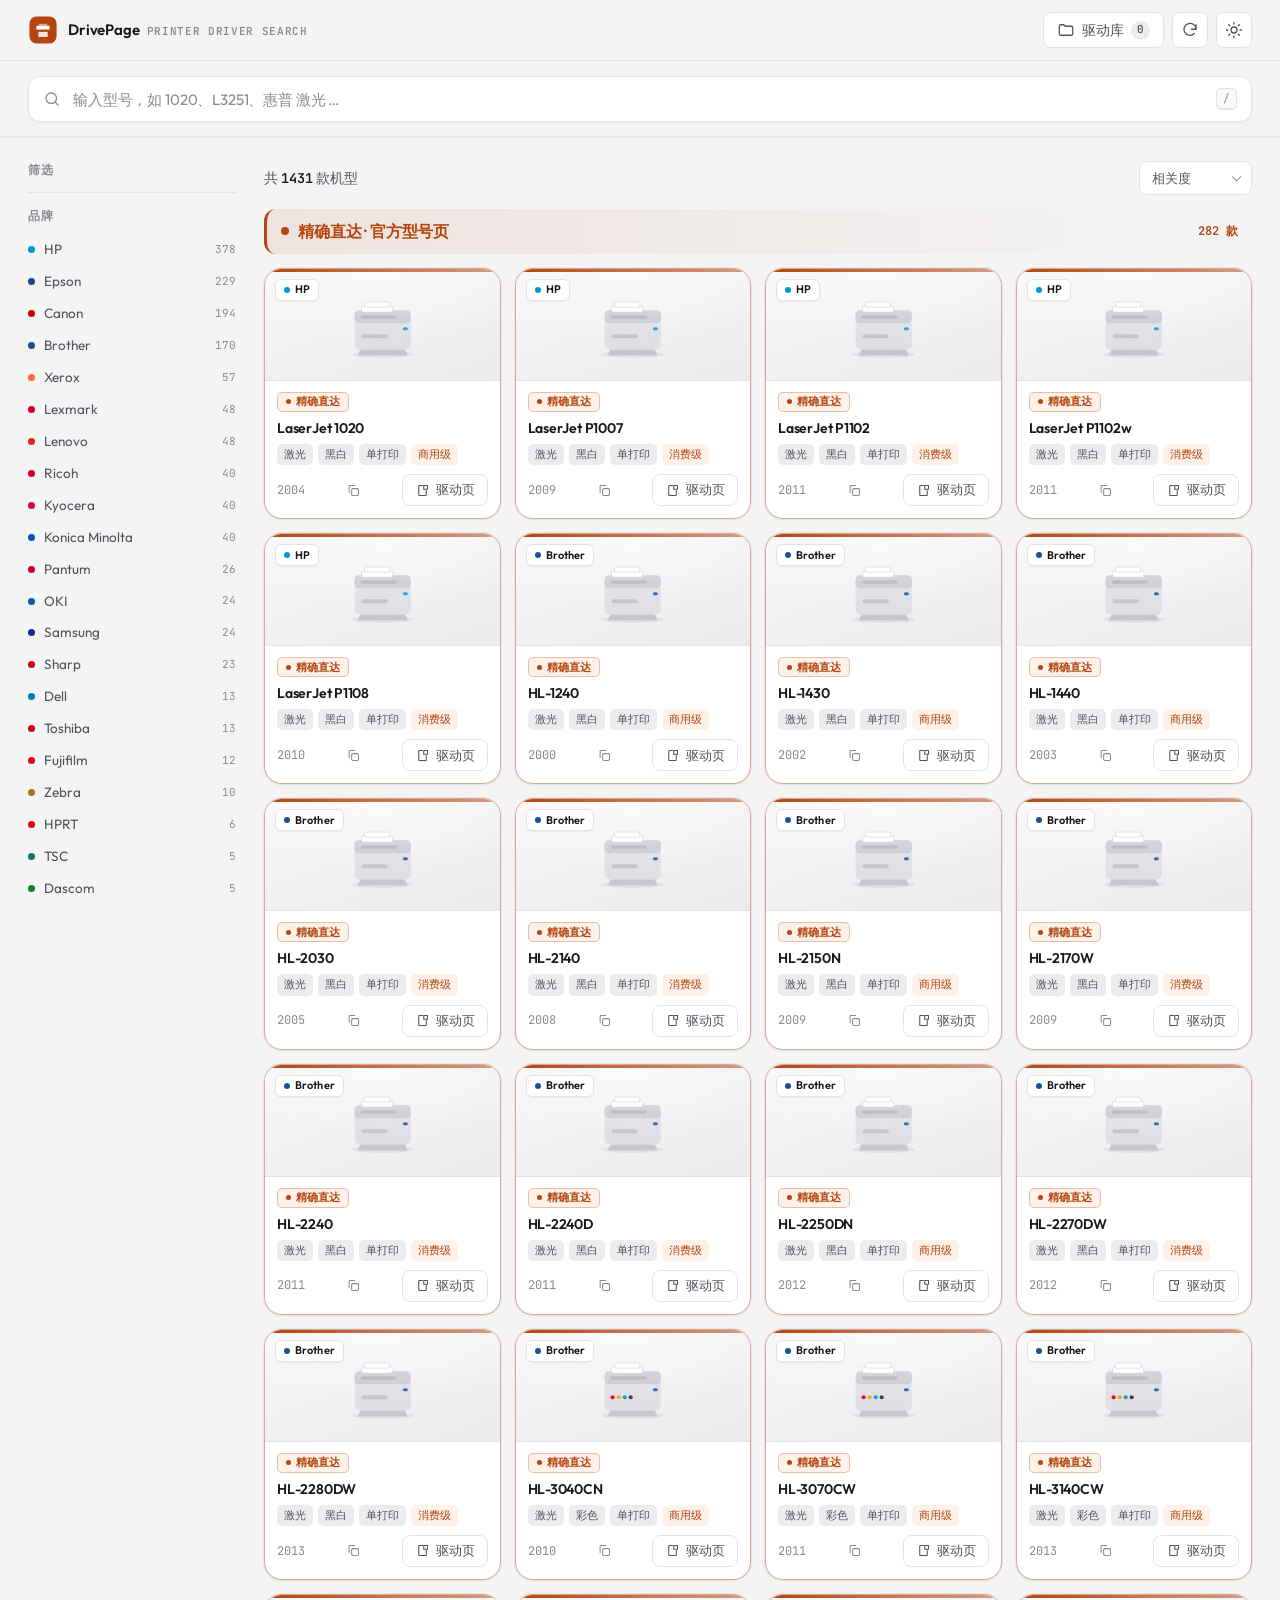
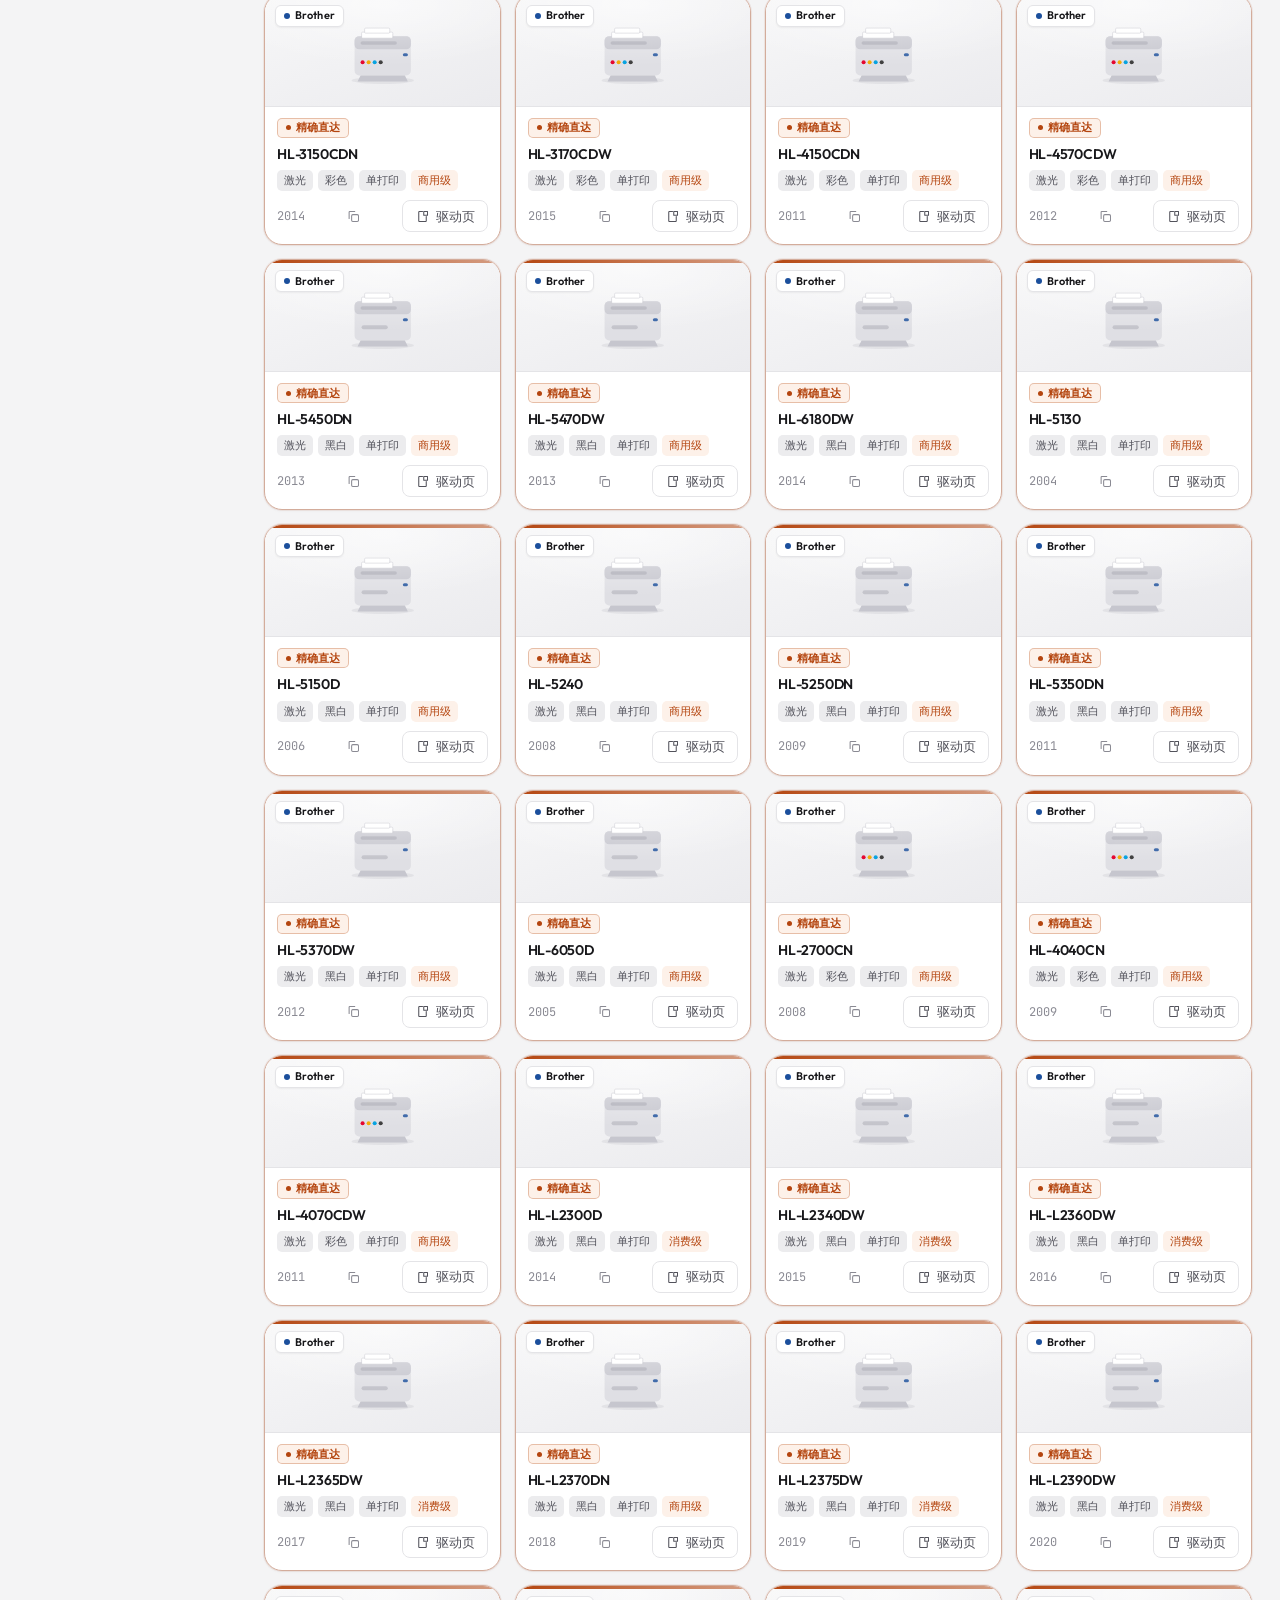
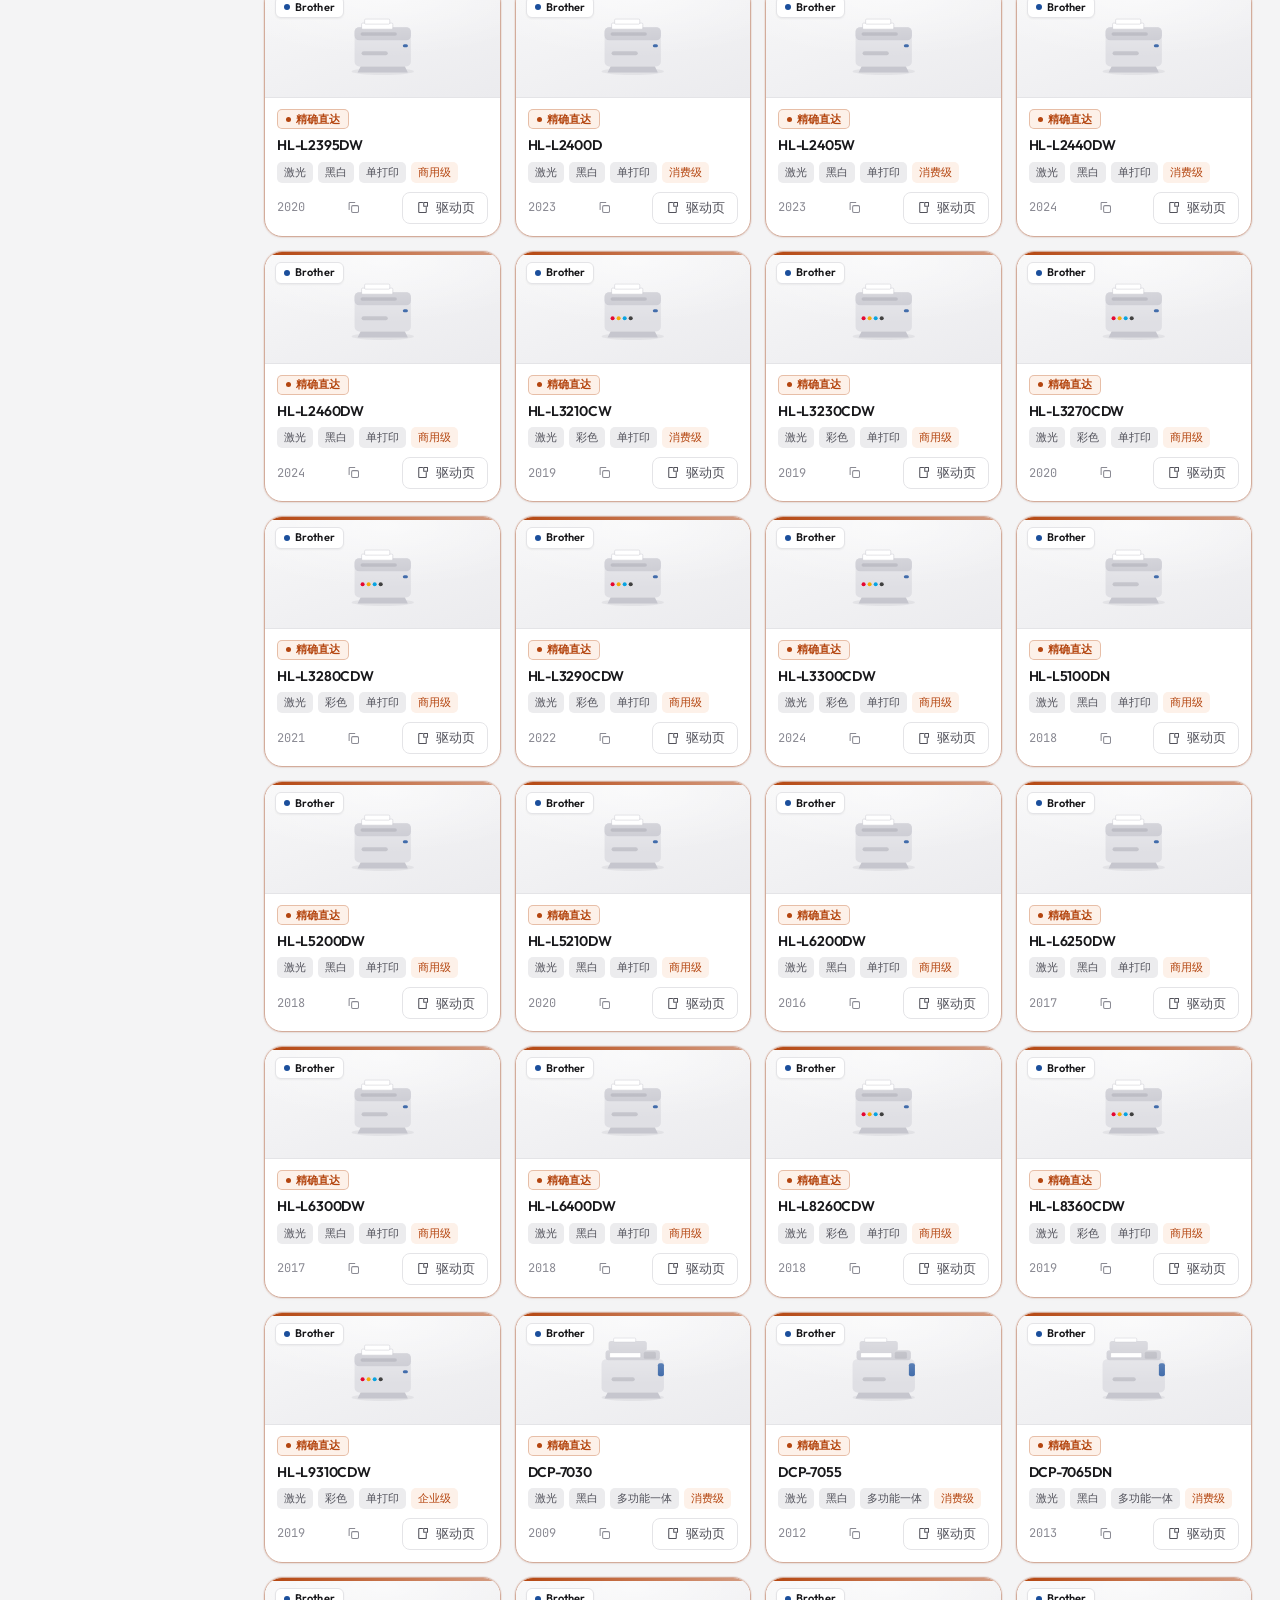
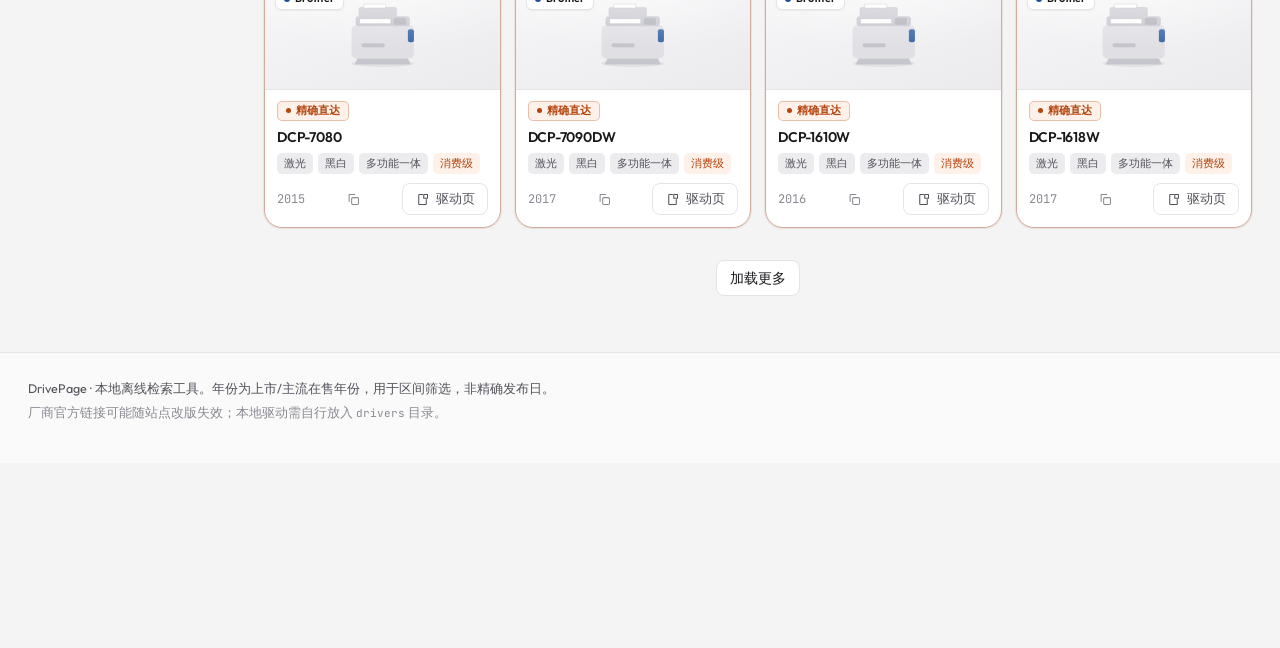
<file: index.html>
<!DOCTYPE html>
<html lang="zh-CN" data-theme="light" data-page-node-id="trMUzYL5ZKwbKrqqECy6jC">
<head data-page-node-id="jF51GtH6U1nJFTzNTsoany">
<meta charset="UTF-8" data-page-node-id="iYM1CkyLiFouPKkkL03Fu9">
<meta name="viewport" content="width=device-width, initial-scale=1" data-page-node-id="r9watcKVPAfn0JsjvfsPPZ">
<title>DrivePage · Printer Driver Search</title>
<link rel="icon" href="assets/app.ico" data-page-node-id="DGdXnFd1REtLIe2LLMqbwG">
<link rel="preconnect" href="https://fonts.googleapis.com" data-page-node-id="lllJlUPFat6dSbWYUoNgy1">
<link rel="preconnect" href="https://fonts.gstatic.com" crossorigin data-page-node-id="nrPJUoBHAwusf3lMe0tJvB">
<link href="https://fonts.googleapis.com/css2?family=Outfit:wght@300;400;500;600;700&family=JetBrains+Mono:wght@400;500&display=swap" rel="stylesheet" data-page-node-id="Njs4ulJfORq8uU9BHXYNgn">
<link rel="stylesheet" href="assets/styles.css" data-page-node-id="PNUQbMLqGtd6alLZqDebUV">
</head>
<body data-page-node-id="ZT5xSaHmsOtHIVNWbInLz0">

<!-- ══════════ 顶栏 ══════════ -->
<header class="topbar" data-page-node-id="9wYmZD1dCxgqeQs6yLzIAa">
  <div class="wrap topbar-inner" data-page-node-id="nAQzT3m105MPjBZj9b6t6e">
    <a class="logo" href="#" aria-label="DrivePage" data-page-node-id="FfDJKMSonsuxTuikNnEkDh">
      <svg class="logo-mark" viewBox="0 0 32 32" aria-hidden="true" data-page-node-id="C3uvTW1X4dWfhOrYl13LhK">
        <rect x="1.5" y="1.5" width="29" height="29" rx="8" data-page-node-id="TrGzBXIaRZd0unjmE7L7Pm"/>
        <path d="M9 11.5h14v4H9z" class="lm-a" data-page-node-id="6pzeshKsWvqANmRJYd6snr"/>
        <path d="M11.5 9.5h9v2h-9z" class="lm-b" data-page-node-id="qyxC5D6xz0F0bVLbG5RVtH"/>
        <path d="M11 18h10v5.5H11z" class="lm-c" data-page-node-id="4NA27JBvPNAEp5pGpntwsi"/>
      </svg>
      <span class="logo-text" data-page-node-id="etalRbKmAteMGDDvIUm7cd">DrivePage<em data-page-node-id="2FryXzk1VapVbNT20vj1LB">Printer Driver Search</em></span>
    </a>

    <div class="topbar-actions" data-page-node-id="5G6uOhMq1GSIs7VqozGvfK">
      <button class="btn btn-ghost" id="btnLibrary" title="本地驱动库（导入 / 索引安装包）" data-page-node-id="WmMgxrc45Zm9O0fBn6USle">
        <svg viewBox="0 0 24 24" class="ic" data-page-node-id="g6ieDZTq5qny5j7PEHwxmB"><path d="M3 7a2 2 0 0 1 2-2h4l2 2h8a2 2 0 0 1 2 2v8a2 2 0 0 1-2 2H5a2 2 0 0 1-2-2V7z" data-page-node-id="BBzV3d1kYX6FBU5KsNRtAs"/></svg>
        <span data-page-node-id="UScVDwaKpkafw4gQnptHTu">驱动库</span>
        <span class="pill" id="libCount" data-page-node-id="cSF9Da7oKIFzxqVe0N4xBl">0</span>
      </button>
      <button class="btn btn-ghost btn-icon" id="btnReload" title="重新加载（Ctrl+R）" data-page-node-id="3hLNeenhz46iQpxgNtskmq">
        <svg viewBox="0 0 24 24" class="ic" data-page-node-id="NAs0XP1MBFlKyEDxgMznAG"><path d="M20 11a8 8 0 1 0-2.3 5.7" data-page-node-id="gZoVwp5bC178XYZH4akrXc"/><path d="M20 5v6h-6" data-page-node-id="6Kxj4Y5R5yFFQiwnLsfukC"/></svg>
      </button>
      <button class="btn btn-ghost btn-icon" id="btnTheme" title="切换明暗" data-page-node-id="E8lCoT6Er0PfuyZCKBGncm">
        <svg viewBox="0 0 24 24" class="ic ic-sun" data-page-node-id="VVAAyLGQ8kBrJbA358gxmk"><circle cx="12" cy="12" r="4" data-page-node-id="PmHRoax7Er6AcRKdfaccGD"/><path d="M12 2v2M12 20v2M4.9 4.9l1.4 1.4M17.7 17.7l1.4 1.4M2 12h2M20 12h2M4.9 19.1l1.4-1.4M17.7 6.3l1.4-1.4" data-page-node-id="RMK4aym7AAPEWuL83yRydU"/></svg>
        <svg viewBox="0 0 24 24" class="ic ic-moon" data-page-node-id="cwSy3CuQCCI1qR9HT7Dan2"><path d="M20 14.5A8.5 8.5 0 0 1 9.5 4a8.5 8.5 0 1 0 10.5 10.5z" data-page-node-id="AJhkv430Y1tNRZPi1DLRnv"/></svg>
      </button>
    </div>
  </div>
</header>

<!-- sentinel：观察它是否离开视口，决定 hero 是否切 compact（消除滚动边界抖动） -->
<div class="hero-sentinel" id="heroSentinel" aria-hidden="true" data-page-node-id="1pPVQYPKCsddWHK8LUH8dT"></div>

<!-- ══════════ 搜索主区 ══════════ -->
<section class="hero" id="hero" data-page-node-id="PxXGZQxQwWh6CAFaOChu8P">
  <div class="wrap" data-page-node-id="z7kmv1I4oWHwpUsw2Ar2yy">
    <div class="hero-copy" data-page-node-id="QnDKXD2BlMzI73NgXxj5ja">
      <p class="eyebrow" data-page-node-id="F2Pwj3x1F3XavupMdIJb5r">2000 — 2025 · 消费级 / 商用级 / 企业级</p>
      <h1 class="hero-title" data-page-node-id="OEEraJOs13YQsjFzm83ndr">搜型号，直接拿驱动</h1>
    </div>

    <div class="searchbox" id="searchbox" data-page-node-id="Fq1ag8malExxE4mCPfOuol">
      <svg viewBox="0 0 24 24" class="ic search-ic" data-page-node-id="6nECPhz9vYqRPprGmcUsmC"><circle cx="11" cy="11" r="7" data-page-node-id="rWqs4gAsFlBotOUkfurMnr"/><path d="m20 20-3.5-3.5" data-page-node-id="wCY9Xg0VuSlZyAaLrBdNxI"/></svg>
      <input id="q" type="search" autocomplete="off" spellcheck="false"
             placeholder="输入型号，如 1020、L3251、惠普 激光 …"
             aria-label="搜索打印机型号" data-page-node-id="VGXfdzbI8k95J0zAcWeg8D">
      <kbd class="kbd" data-page-node-id="WUhQGkojCXlULQPPu5Txvk">/</kbd>
      <button class="clear-btn" id="clearQ" aria-label="清空" hidden data-page-node-id="7mW7XyF3NDyEFpGykRAILg">
        <svg viewBox="0 0 24 24" class="ic" data-page-node-id="GZOwUqT7LA34pZIKFiC765"><path d="M6 6l12 12M18 6L6 18" data-page-node-id="rL6ESYXayGCnQVbsLEHfDF"/></svg>
      </button>
    </div>

    <div class="hero-meta" data-page-node-id="SEoka1wzuoT6FVILaFJoDt">
      <div class="quick" id="quickChips" data-page-node-id="LH2lM5d1Exwx6Udkduoo8r"></div>
      <div class="statline" data-page-node-id="qBEHheZU0W1jQAj9KxsnH6">
        <span class="stat-pill" data-page-node-id="xuu8Bmk7aQk6yoISA4sXoT"><b id="statModels" data-page-node-id="SLkf6EcmJtDE7dfeFkG69B">—</b> 款机型</span>
        <span class="stat-pill" data-page-node-id="8AFFBY8xPeRprIdT9D5kL6"><b id="statBrands" data-page-node-id="52NHVJwUKXLY1GliOosR1U">—</b> 品牌</span>
        <span class="stat-pill ok" data-page-node-id="oTBM9V6kWfugkIPecSq4HH"><b id="statLocal" data-page-node-id="l66e5Uwq4ianTiK6UF12nG">—</b> 本地驱动</span>
      </div>
    </div>
  </div>
</section>

<!-- ══════════ 主体 ══════════ -->
<main class="wrap layout" data-page-node-id="5Ja8BjJVXPEl1Bn7ZCToM6">

  <aside class="rail" id="rail" aria-label="筛选" data-page-node-id="ltiAn2gYgXX9OhAzfBDHej">
    <div class="rail-head" data-page-node-id="J9wUWadE5pclMKH3mMdUNC">
      <span data-page-node-id="mMGQ1zt16BklxGQqEHbHyh">筛选</span>
      <button class="link-btn" id="resetFilters" hidden data-page-node-id="IHcqQWfOLpvzFb4uy5MXMF">重置</button>
    </div>

    <div class="fgroup" data-page-node-id="ulIeLNmiFjTsUVE4CkJyYJ">
      <h3 class="fgroup-title" data-page-node-id="vpIAkfke4saJWVJ7zlopJ3">品牌</h3>
      <div class="brandlist" id="brandList" data-page-node-id="BqUt0IxJri5iAkQsUfAkbd"></div>
    </div>

    <div class="fgroup" data-page-node-id="nUvy1pEAFQsCRpTpPpZle9">
      <h3 class="fgroup-title" data-page-node-id="CyO9cSZhnMbrB6I5ul8t8q">类型</h3>
      <div class="chipset" id="typeList" data-page-node-id="l6rHhXjhNxciECQAiDzqJl"></div>
    </div>

    <div class="fgroup" data-page-node-id="2Kv9WIPTekP3YqSADQj4rW">
      <h3 class="fgroup-title" data-page-node-id="OXrEYtOPngm3Hz7Z2fhKY4">色彩</h3>
      <div class="chipset" id="colorList" data-page-node-id="1mFlakBeLQoJxFlSEOCKwO"></div>
    </div>

    <div class="fgroup" data-page-node-id="FFD9bD0weBdOBuxtA6v7Cv">
      <h3 class="fgroup-title" data-page-node-id="D9RtUsymfOUD5BRaV9DxOa">功能</h3>
      <div class="chipset" id="funcList" data-page-node-id="czIQC5gfYhZ4yF4f76BlJA"></div>
    </div>

    <div class="fgroup" data-page-node-id="VQcaL0Y3OBKJFxYLGJHRnd">
      <h3 class="fgroup-title" data-page-node-id="xbQL7i6S2WBp9OdJKEove0">定位</h3>
      <div class="chipset" id="levelList" data-page-node-id="7uthTOb3HCjYhqW0zA1IXd"></div>
    </div>

    <div class="fgroup" data-page-node-id="dzD6RUBanH7hmdeScMcWnS">
      <h3 class="fgroup-title" data-page-node-id="EMR65jLBj9ibOACXpeIPQb">年份</h3>
      <div class="chipset" id="eraList" data-page-node-id="54gc2fSRRomnmagCiKbkbD"></div>
    </div>

    <div class="fgroup" data-page-node-id="O0QiJ3NWGrBQg4CRkl4RZi">
      <h3 class="fgroup-title" data-page-node-id="Ku6eu3tHKsMJSkGNtD4FPl">直达方式</h3>
      <div class="chipset" id="directList" data-page-node-id="vgufxJzEjAFkHhGxHM0Iqf"></div>
    </div>

    <label class="switchrow" data-page-node-id="BJ1kTuEbDyuybfWeP1TYhO">
      <input type="checkbox" id="onlyLocal" data-page-node-id="Vo3r3JnyBrBdblaKHUHaz5">
      <span class="switch" aria-hidden="true" data-page-node-id="xYDXi0kGrDUjHLLCgJLMWq"></span>
      <span class="switchlabel" data-page-node-id="XXlPaUFNJefES5EX0f3rhO">只看已入库驱动</span>
    </label>
  </aside>

  <section class="results" data-page-node-id="c9szqQMZ9TnRkRKgNGTa9B">
    <div class="resultbar" data-page-node-id="HJFEAE5EtxjLyCuFWLNBzD">
      <p class="resultcount" id="resultCount" data-page-node-id="szLvAGk4JqWBtgdcwYJtb7">—</p>
      <div class="resultbar-actions" data-page-node-id="htZqwwjpJTco3WNw0c2Ag6">
        <label class="selectwrap" data-page-node-id="6eBeUcrpPGefePSc4gj28i">
          <select id="sortBy" aria-label="排序" data-page-node-id="erDGVlAGu8PujrbP5SkWe5">
            <option value="relevance" data-page-node-id="1RIKw3uRBGfGABj06Zbs8D">相关度</option>
            <option value="year-desc" data-page-node-id="kKLvo6Rffxw1MPa9J5P4MM">年份 · 新→旧</option>
            <option value="year-asc" data-page-node-id="UWProZMIBCaLon1eOD1ePe">年份 · 旧→新</option>
            <option value="brand" data-page-node-id="400KH2Umc2m8jBY6cNzGSK">品牌 A→Z</option>
            <option value="model" data-page-node-id="suz3JEDXjZAMX2Bn6IJ4jf">型号 A→Z</option>
          </select>
        </label>
      </div>
    </div>

    <div class="grid" id="grid" data-page-node-id="Ce8Zv5z7tCFUyr7gI0LqXK"></div>
    <div class="empty" id="empty" hidden data-page-node-id="zrQhiTZTo5x4QYYQi8XaCX"></div>
    <div class="loadmore" id="loadMore" hidden data-page-node-id="4koievC4gsTR5feV2gAfSl"><button class="btn btn-soft" id="btnMore" data-page-node-id="LkV8SnnQzhIhpEZx0RzzAE">加载更多</button></div>
  </section>
</main>

<footer class="foot" data-page-node-id="CBGHkhbqdF4ImlmIBgqEyN">
  <div class="wrap foot-inner" data-page-node-id="hhaGC5fAM3jPWA66QRhrOD">
    <p data-page-node-id="OE8Iuhx1bFuoTteaZThcJp">DrivePage · 本地离线检索工具。年份为上市/主流在售年份，用于区间筛选，非精确发布日。</p>
    <p class="foot-dim" data-page-node-id="oGWeOWNYWJuhdDWiXHcU6b">厂商官方链接可能随站点改版失效；本地驱动需自行放入 <code data-page-node-id="MQwecBEtMrQAV6Nwm0KVXj">drivers</code> 目录。</p>
  </div>
</footer>

<!-- ══════════ 驱动库面板 ══════════ -->
<div class="scrim" id="libScrim" hidden data-page-node-id="iOTdLR8iUbmnB3zH09yrwM"></div>
<aside class="drawer drawer-lib" id="libDrawer" hidden aria-label="本地驱动库" data-page-node-id="fOaSWpmChPazv91XdribkU">
  <div class="drawer-head" data-page-node-id="yWnhpCzkCx8bg6Uio2Pigh">
    <div data-page-node-id="1UZq2sNpmEhuCIZLpzHk77">
      <h2 data-page-node-id="jHfGNuNuxFrUXvUzM9mdwU">本地驱动库</h2>
      <p class="drawer-sub" data-page-node-id="b4YOKgWUPGIfQPhe9BiUmP">把官方安装包放进 <code data-page-node-id="aX86qUwiHe84fSDLqcSsSI">drivers</code> 文件夹，索引后即可一键直接下载。</p>
    </div>
    <button class="icon-btn" data-close-lib aria-label="关闭" title="关闭（Esc）" data-page-node-id="WxvdjfHt8RjoGMHlxULfcD">
      <svg viewBox="0 0 24 24" class="ic" data-page-node-id="F1pq2t6aqaswxvxqLWGOnB"><path d="M6 6l12 12M18 6L6 18" data-page-node-id="hO1oiWlEfsrgXkJ3z4VbTS"/></svg>
    </button>
  </div>
  <div class="drawer-body" data-page-node-id="yc9TKMzy0a7EVxr9ytJYwD">
    <div class="dropzone" id="dropzone" data-page-node-id="EkiGB1B8RcvQZSsIJIRAtr">
      <svg viewBox="0 0 24 24" class="ic dz-ic" data-page-node-id="Hc0i80boEzmteIPiBayPDC"><path d="M12 16V4m0 0L8 8m4-4 4 4" data-page-node-id="jzeL1fAVeE6aSJE0Ijzcae"/><path d="M4 15v3a2 2 0 0 0 2 2h12a2 2 0 0 0 2-2v-3" data-page-node-id="ma0F636KQYxs5UPVn441k2"/></svg>
      <p class="dz-title" data-page-node-id="Hgdf4C0yQIRrHrb5lRJ9FR">选择驱动所在文件夹</p>
      <p class="dz-sub" data-page-node-id="8EzTNbWm8gz35liW9HTgU4">支持 exe / zip / rar / 7z / msi，按文件名自动匹配机型</p>
      <button class="btn btn-solid" id="btnPickDir" data-page-node-id="5OQ78BwrwflnIiMENX28pO">选择文件夹</button>
    </div>
    <div class="lib-summary" id="libSummary" data-page-node-id="qoNDZx0EuhtNl4W4hdVqvU"></div>
    <div class="lib-list" id="libList" data-page-node-id="1LDSz95g8blhEyFzf0BgFq"></div>
  </div>
  <div class="drawer-foot" data-page-node-id="mMicajiH8LcoOlICoSt6UC">
    <button class="link-btn" id="btnExportList" title="导出全部机型的官方驱动页清单（CSV）" data-page-node-id="UTf5SESbDeSZo54b1JT4Pu">导出全部型号清单</button>
    <button class="link-btn" data-close-lib data-page-node-id="6clTbhh46cf0dimCMzuBTi">关闭面板</button>
  </div>
</aside>

<div class="toast" id="toast" hidden data-page-node-id="5AMgoyRvPjPKxUsx8neAKe"></div>

<input type="file" id="dirInput" webkitdirectory directory multiple hidden data-page-node-id="xKWK5HenlQaYeEeJP7Hjbn">

<script src="assets/data.js"></script>
<script src="assets/local-drivers.js" onerror="void 0"></script>
<script src="assets/app.js"></script>
</body>
</html>
</file>
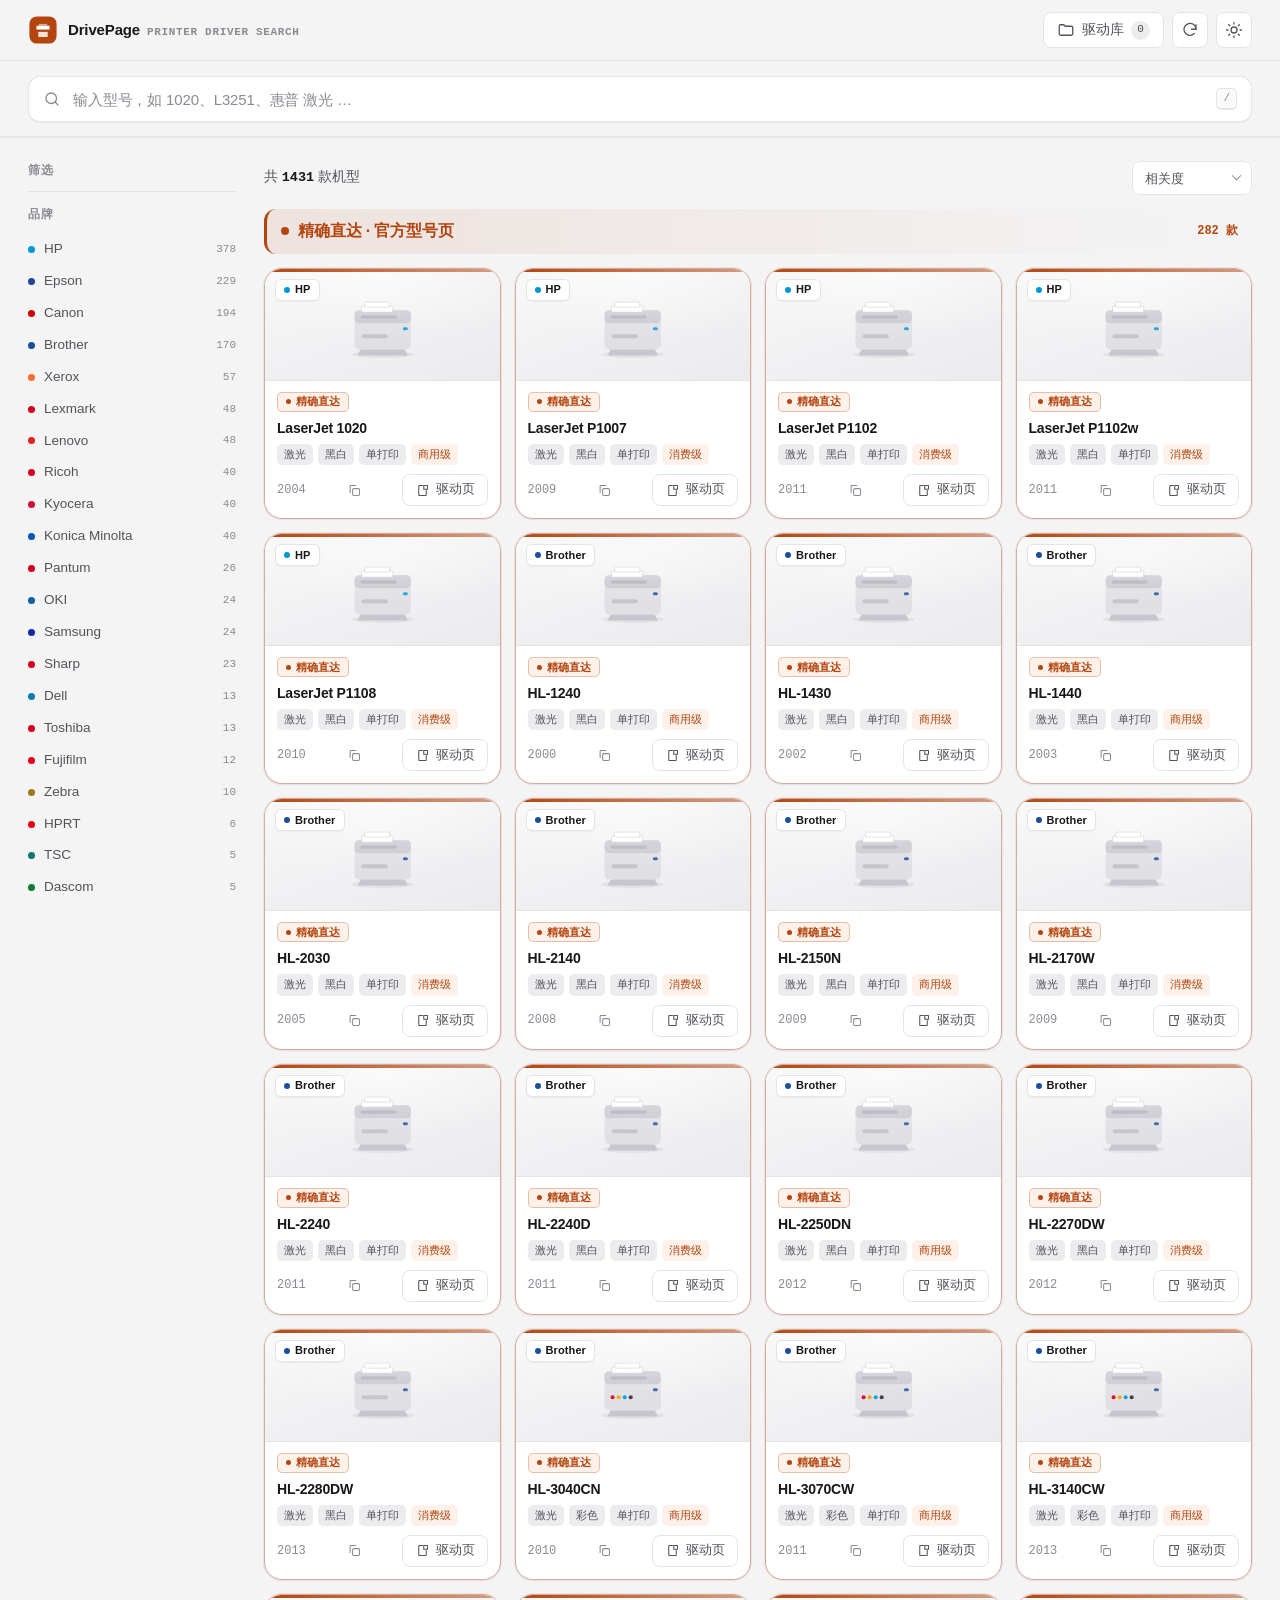
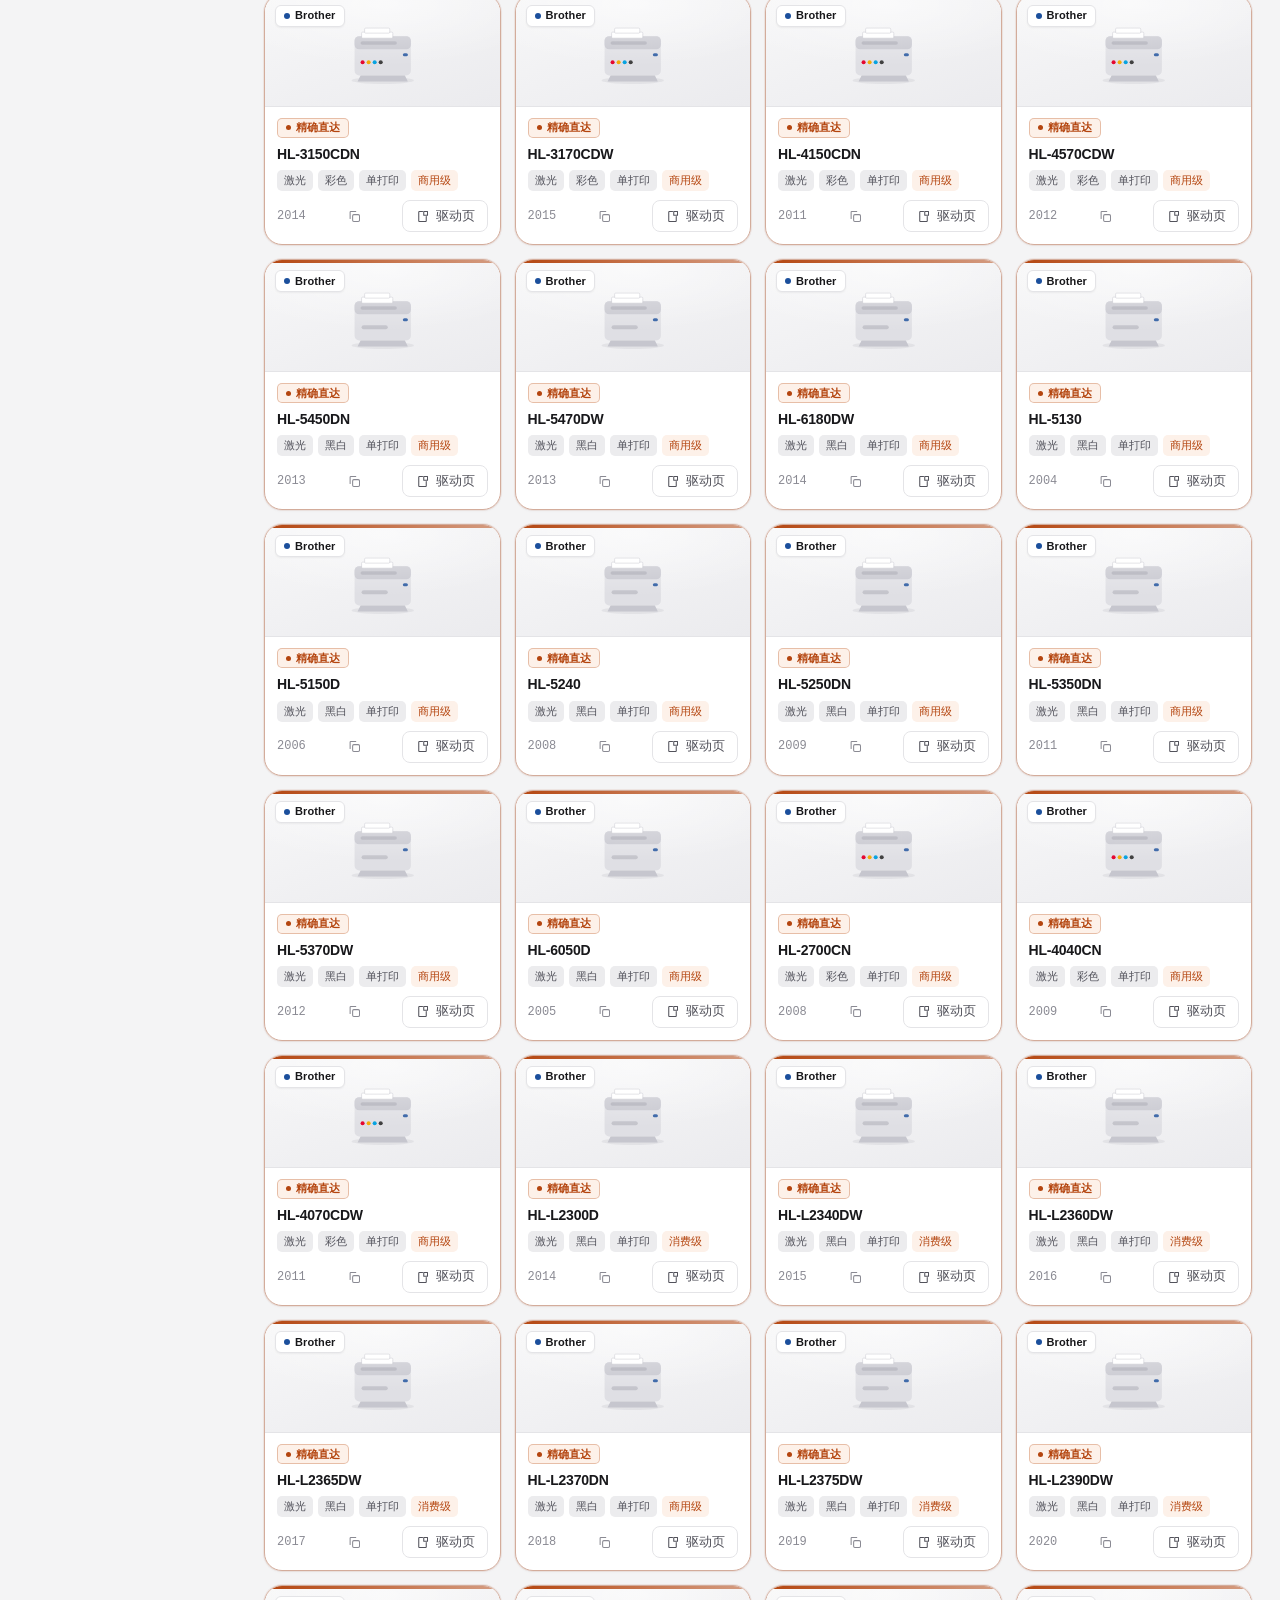
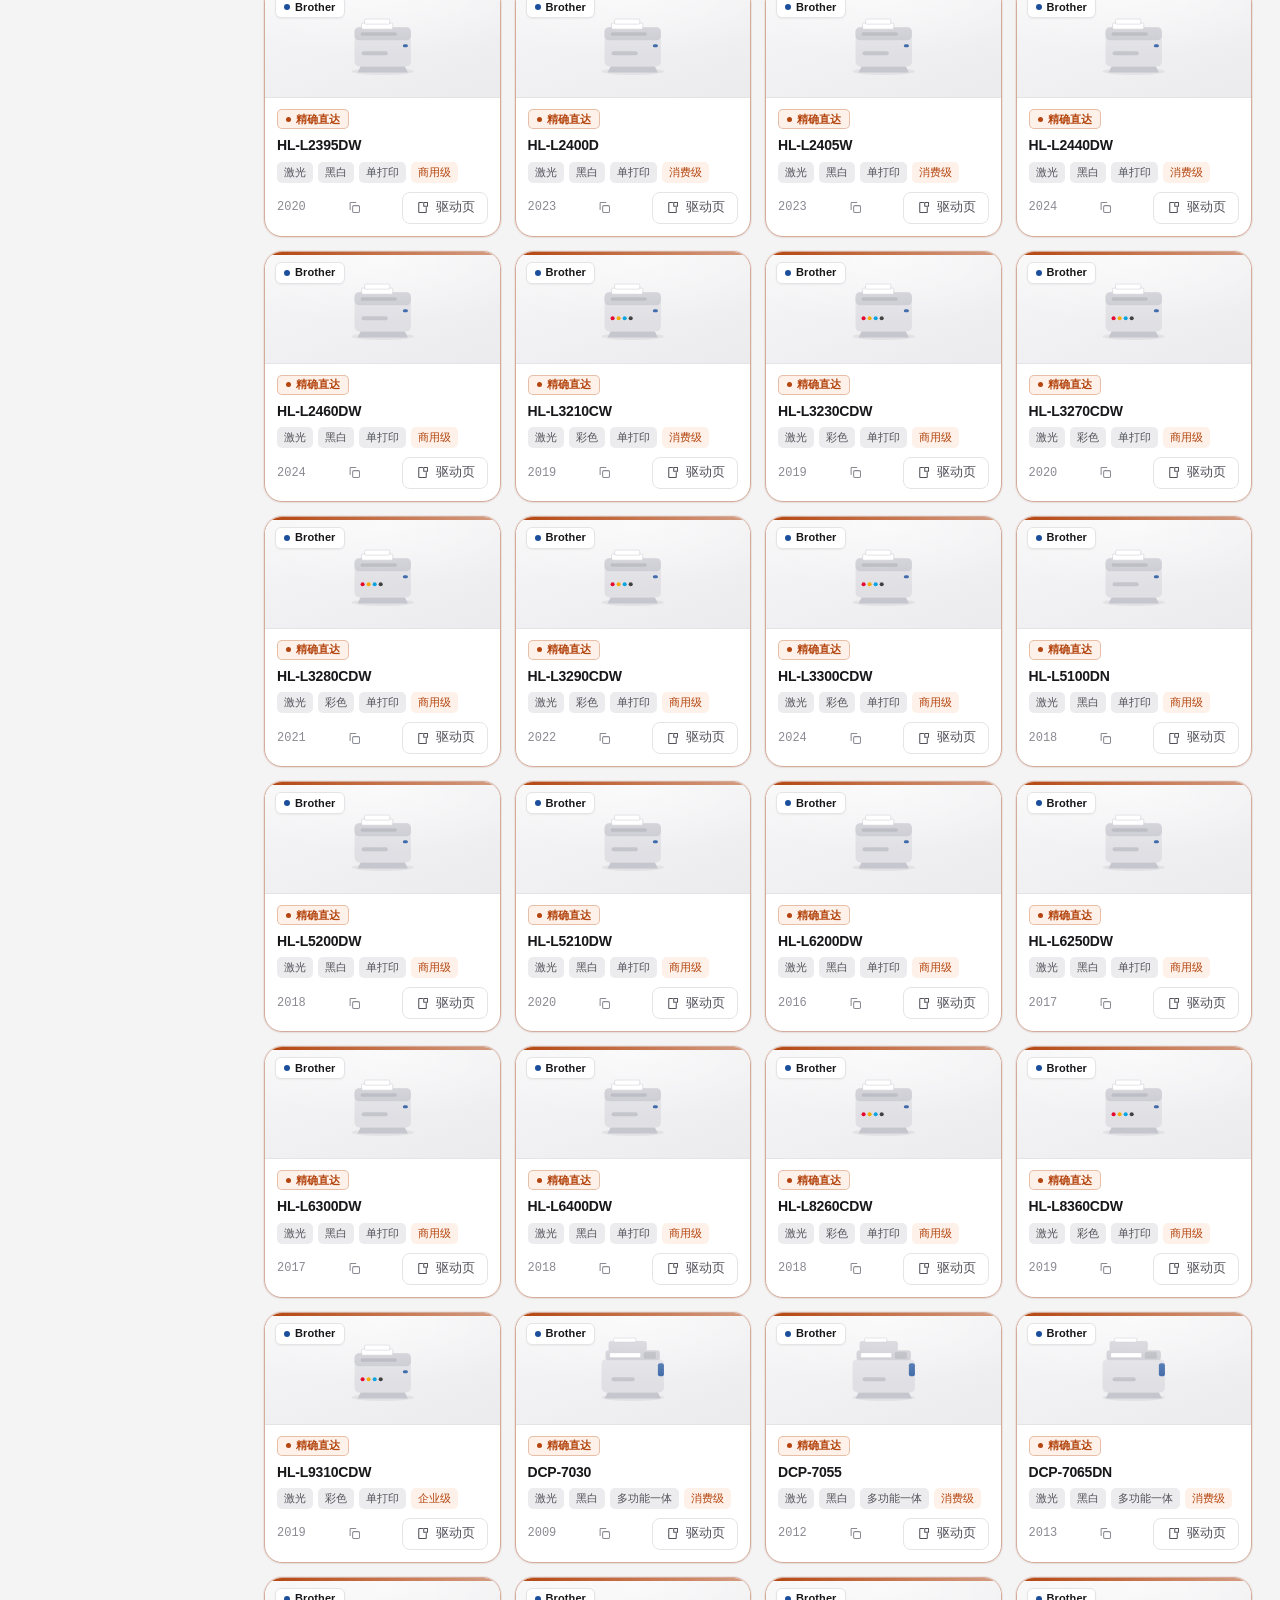
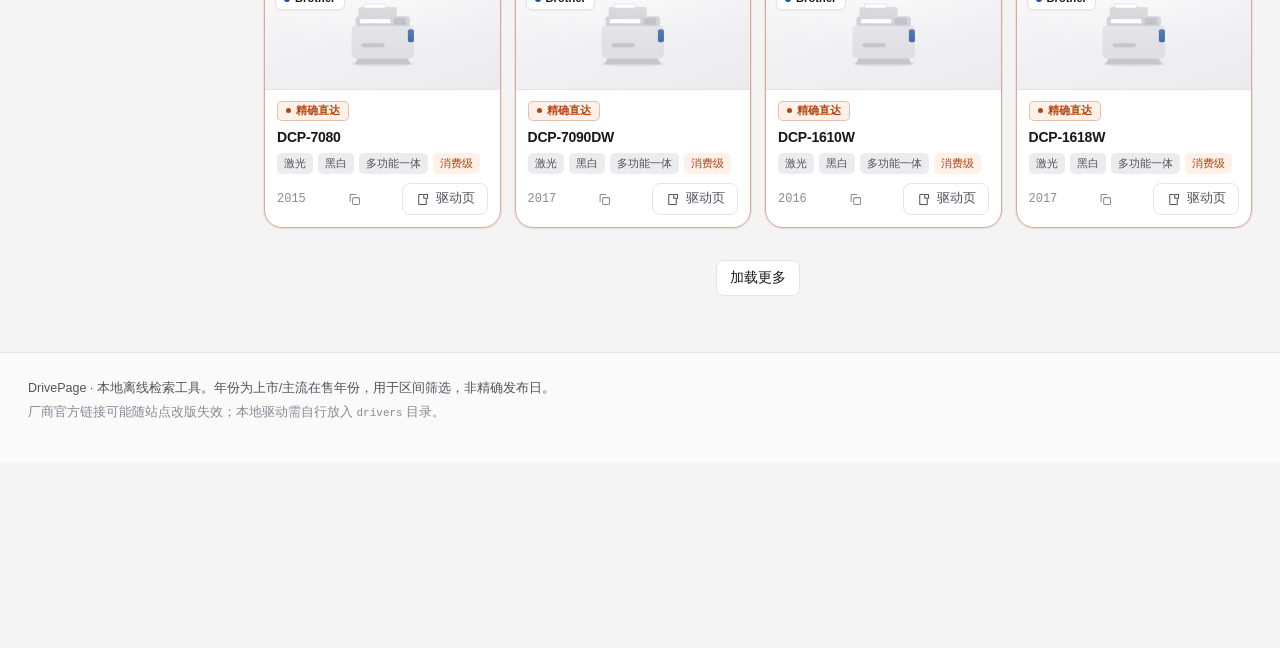
<file: DrivePage_standalone.html>
<!DOCTYPE html>
<html lang="zh-CN" data-theme="light" data-page-node-id="trMUzYL5ZKwbKrqqECy6jC">
<head data-page-node-id="jF51GtH6U1nJFTzNTsoany">
<meta charset="UTF-8" data-page-node-id="iYM1CkyLiFouPKkkL03Fu9">
<meta name="viewport" content="width=device-width, initial-scale=1" data-page-node-id="r9watcKVPAfn0JsjvfsPPZ">
<title>DrivePage · Printer Driver Search</title>

<link rel="preconnect" href="https://fonts.googleapis.com" data-page-node-id="lllJlUPFat6dSbWYUoNgy1">


<style>
/* ═══════════════════════════════════════════════════════════
   DrivePage — 视觉系统
   中性锌灰基底 + 单一强调色（焦橙）+ 语义绿
   ═══════════════════════════════════════════════════════════ */

/* hidden 属性强制隐藏：覆盖任何 display:flex/grid，防止抽屉关不掉 */
[hidden]{ display:none !important; }

:root{
  --font-sans: "Outfit", -apple-system, BlinkMacSystemFont, "Segoe UI",
               "PingFang SC", "Hiragino Sans GB", "Microsoft YaHei", sans-serif;
  --font-mono: "JetBrains Mono", ui-monospace, "SFMono-Regular", Consolas, monospace;

  --wrap: 1560px;
  --r-sm: 8px;  --r-md: 12px; --r-lg: 18px; --r-xl: 26px;
  --dur: .22s;
  --ease: cubic-bezier(.22,.61,.36,1);

  --hero-h: 78px;
}

/* ── Light ── */
[data-theme="light"]{
  --bg:        #F4F4F5;
  --bg-soft:   #ECECEE;
  --surface:   #FFFFFF;
  --surface-2: #FAFAFA;
  --line:      #E4E4E7;
  --line-2:    #D4D4D8;
  --ink:       #18181B;
  --ink-2:     #52525B;
  --ink-3:     #8A8A93;
  --accent:    #B4450F;
  --accent-2:  #C2410C;
  --accent-bg: #FDF1E9;
  --ok:        #17734A;
  --ok-bg:     #EAF5EE;
  --shadow-sm: 0 1px 2px rgba(24,24,27,.05);
  --shadow-md: 0 4px 16px -4px rgba(24,24,27,.10), 0 1px 3px rgba(24,24,27,.06);
  --shadow-lg: 0 24px 60px -18px rgba(24,24,27,.28);
  --illum-a:   #F7F7F8;
  --illum-b:   #EBEBEE;
}

/* ── Dark ── */
[data-theme="dark"]{
  --bg:        #0C0C0E;
  --bg-soft:   #131316;
  --surface:   #17171A;
  --surface-2: #1D1D21;
  --line:      #27272B;
  --line-2:    #35353B;
  --ink:       #FAFAFA;
  --ink-2:     #B4B4BB;
  --ink-3:     #7C7C86;
  --accent:    #F0873F;
  --accent-2:  #FB923C;
  --accent-bg: #2A1A0F;
  --ok:        #5FCB8B;
  --ok-bg:     #12241A;
  --shadow-sm: 0 1px 2px rgba(0,0,0,.4);
  --shadow-md: 0 4px 18px -4px rgba(0,0,0,.55);
  --shadow-lg: 0 28px 70px -20px rgba(0,0,0,.75);
  --illum-a:   #1E1E22;
  --illum-b:   #141417;
}

*{ box-sizing:border-box; }
html{ -webkit-text-size-adjust:100%; }
body{
  margin:0; background:var(--bg); color:var(--ink);
  font-family:var(--font-sans); font-size:15px; line-height:1.55;
  -webkit-font-smoothing:antialiased;
  transition: background var(--dur) var(--ease), color var(--dur) var(--ease);
}
h1,h2,h3{ margin:0; font-weight:600; letter-spacing:-.02em; }
p{ margin:0; }
code{ font-family:var(--font-mono); font-size:.88em; }
button{ font:inherit; color:inherit; }
.wrap{ width:100%; max-width:var(--wrap); margin:0 auto; padding:0 28px; }

.ic{ width:18px; height:18px; fill:none; stroke:currentColor; stroke-width:1.7;
     stroke-linecap:round; stroke-linejoin:round; flex:none; }

/* ══════════ 顶栏 ══════════ */
.topbar{
  position:sticky; top:0; z-index:60;
  background:var(--bg);
  border-bottom:1px solid var(--line);
}
.topbar-inner{ display:flex; align-items:center; justify-content:space-between; height:60px; gap:16px; }

.logo{ display:flex; align-items:center; gap:10px; text-decoration:none; color:var(--ink); }
.logo-mark{ width:30px; height:30px; }
.logo-mark rect{ fill:var(--accent); }
.logo-mark .lm-a{ fill:#fff; }
.logo-mark .lm-b{ fill:#fff; opacity:.55; }
.logo-mark .lm-c{ fill:#fff; opacity:.85; }
.logo-text{ font-size:15px; font-weight:600; letter-spacing:-.01em; display:flex; align-items:baseline; gap:7px; }
.logo-text em{
  font-style:normal; font-family:var(--font-mono); font-size:11px;
  color:var(--ink-3); letter-spacing:.06em; text-transform:uppercase;
}

.topbar-actions{ display:flex; align-items:center; gap:8px; }

/* ══════════ 按钮 ══════════ */
.btn{
  display:inline-flex; align-items:center; justify-content:center; gap:7px;
  height:36px; padding:0 13px; border-radius:var(--r-sm);
  border:1px solid transparent; background:none; cursor:pointer;
  font-size:13.5px; font-weight:500; white-space:nowrap;
  transition: background var(--dur) var(--ease), border-color var(--dur) var(--ease),
              color var(--dur) var(--ease), transform .1s var(--ease);
}
.btn:active{ transform:translateY(1px); }
.btn-ghost{ border-color:var(--line); color:var(--ink-2); background:var(--surface); }
.btn-ghost:hover{ border-color:var(--line-2); color:var(--ink); background:var(--surface-2); }
.btn-soft{ border-color:var(--line); color:var(--ink); background:var(--surface); }
.btn-soft:hover{ border-color:var(--line-2); background:var(--surface-2); }
.btn-solid{ background:var(--ink); color:var(--bg); border-color:var(--ink); }
.btn-solid:hover{ background:color-mix(in srgb, var(--ink) 86%, var(--accent)); }
.btn-accent{ background:var(--accent); color:#fff; border-color:var(--accent); }
.btn-accent:hover{ background:var(--accent-2); }
.btn-icon{ width:36px; padding:0; }
.btn .pill{
  font-family:var(--font-mono); font-size:11px; min-width:19px; height:19px;
  padding:0 5px; border-radius:99px; background:var(--bg-soft); color:var(--ink-2);
  display:inline-flex; align-items:center; justify-content:center;
}
.btn .pill.live{ background:var(--ok-bg); color:var(--ok); }

#btnTheme .ic-moon{ display:none; }
[data-theme="dark"] #btnTheme .ic-sun{ display:none; }
[data-theme="dark"] #btnTheme .ic-moon{ display:block; }
#btnReload .ic{ transition: transform .32s var(--ease); }
#btnReload:hover .ic{ transform:rotate(-70deg); }

.icon-btn{
  width:36px; height:36px; display:grid; place-items:center; border-radius:99px;
  border:1px solid var(--line); background:var(--surface); cursor:pointer; color:var(--ink-2);
  transition: all var(--dur) var(--ease);
}
.icon-btn:hover{ background:var(--ink); color:var(--bg); border-color:var(--ink); transform:rotate(90deg); }
.icon-btn .ic{ width:18px; height:18px; stroke-width:2.2; }
.link-btn{
  background:none; border:none; padding:0; cursor:pointer;
  font-size:12.5px; color:var(--accent); font-weight:500;
}
.link-btn:hover{ text-decoration:underline; }

/* ══════════ Hero ══════════ */
.hero-sentinel{ height:1px; margin:0; padding:0; }
.hero{
  position:sticky; top:60px; z-index:50;
  background:var(--bg);
  border-bottom:1px solid transparent;
  padding:32px 0 20px;
  transition: padding .28s var(--ease), border-color var(--dur) var(--ease),
              background var(--dur) var(--ease);
}
.hero.compact{
  padding:14px 0;
  border-bottom-color:var(--line);
  box-shadow:var(--shadow-sm);
}
.hero-copy{ transition: max-height .28s var(--ease), opacity .18s var(--ease), margin .28s var(--ease);
            max-height:200px; overflow:hidden; }
.hero.compact .hero-copy{ max-height:0; opacity:0; margin:0; }

.eyebrow{
  font-family:var(--font-mono); font-size:11.5px; letter-spacing:.14em;
  text-transform:uppercase; color:var(--accent); margin-bottom:12px;
}
.hero-title{ font-size:clamp(30px,4.4vw,46px); line-height:1.06; letter-spacing:-.035em; font-weight:600; }
.hero-sub{ margin-top:12px; color:var(--ink-2); max-width:52ch; font-size:15.5px; }
.hero-sub code{
  background:var(--surface); border:1px solid var(--line); border-radius:5px;
  padding:1px 6px; color:var(--ink); font-size:12.5px;
}

/* ── 搜索框 ── */
.searchbox{
  position:relative; display:flex; align-items:center; gap:10px;
  margin-top:22px; padding:0 14px;
  height:60px; border-radius:var(--r-lg);
  background:var(--surface); border:1px solid var(--line);
  box-shadow:var(--shadow-sm);
  transition: height .28s var(--ease), border-color var(--dur) var(--ease),
              box-shadow var(--dur) var(--ease);
}
.hero.compact .searchbox{ margin-top:0; height:46px; border-radius:var(--r-md); }
.searchbox:focus-within{
  border-color:var(--accent);
  box-shadow:0 0 0 4px color-mix(in srgb, var(--accent) 14%, transparent);
}
.search-ic{ width:20px; height:20px; color:var(--ink-3); }
.hero.compact .search-ic{ width:18px; height:18px; }
.searchbox input{
  flex:1; min-width:0; height:100%; border:none; background:none; outline:none;
  font-family:inherit; font-size:17px; color:var(--ink); letter-spacing:-.01em;
}
.hero.compact .searchbox input{ font-size:15px; }
.searchbox input::placeholder{ color:var(--ink-3); }
.searchbox input::-webkit-search-cancel-button{ display:none; }

.kbd{
  font-family:var(--font-mono); font-size:11px; color:var(--ink-3);
  border:1px solid var(--line); border-bottom-width:2px; border-radius:5px;
  padding:1px 6px; background:var(--surface-2);
}
.clear-btn{
  width:26px; height:26px; display:grid; place-items:center; border-radius:99px;
  border:none; background:var(--bg-soft); color:var(--ink-2); cursor:pointer;
}
.clear-btn:hover{ background:var(--line); color:var(--ink); }
.clear-btn .ic{ width:14px; height:14px; stroke-width:2; }

/* ── Hero 元信息 ── */
.hero-meta{
  display:flex; align-items:center; justify-content:space-between; gap:28px;
  margin-top:20px; flex-wrap:wrap;
  transition: max-height .28s var(--ease), opacity .18s var(--ease), margin .28s var(--ease);
  max-height:120px;
}
.hero.compact .hero-meta{ max-height:0; opacity:0; margin:0; overflow:hidden; }

.quick{ display:flex; align-items:center; gap:7px; flex-wrap:wrap; }
.quick-label{ font-size:12.5px; color:var(--ink-3); margin-right:2px; }
.qchip{
  height:27px; padding:0 11px; border-radius:99px; cursor:pointer;
  border:1px solid var(--line); background:var(--surface); color:var(--ink-2);
  font-size:12.5px; white-space:nowrap;
  transition: all var(--dur) var(--ease);
}
.qchip:hover{ border-color:var(--accent); color:var(--accent); background:var(--accent-bg); }

.statline{ display:flex; align-items:center; gap:8px; margin:0; flex-wrap:wrap; }
.stat-pill{
  display:inline-flex; align-items:center; gap:4px;
  height:26px; padding:0 12px; border-radius:99px;
  background:var(--bg-soft); color:var(--ink-2);
  font-size:12.5px;
}
.stat-pill b{ font-family:var(--font-mono); font-size:13px; color:var(--ink); font-weight:600; }
.stat-pill.ok{ background:var(--ok-bg); color:var(--ok); }
.stat-pill.ok b{ color:var(--ok); }

/* ══════════ 布局 ══════════ */
.layout{
  display:grid; grid-template-columns:208px minmax(0,1fr);
  gap:28px; padding-top:24px; padding-bottom:56px; align-items:start;
}

/* ── 筛选栏 ── */
.rail{ position:sticky; top:136px; align-self:start; max-height:calc(100vh - 158px); overflow-y:auto; }
.rail::-webkit-scrollbar{ width:5px; }
.rail::-webkit-scrollbar-thumb{ background:var(--line-2); border-radius:9px; }

.rail-head{
  display:flex; align-items:center; justify-content:space-between;
  margin-bottom:14px; padding-bottom:12px; border-bottom:1px solid var(--line);
  font-size:12px; font-weight:600; letter-spacing:.1em; text-transform:uppercase; color:var(--ink-3);
}
.fgroup{ margin-bottom:22px; }
.fgroup-title{
  font-size:11.5px; font-weight:600; letter-spacing:.09em; text-transform:uppercase;
  color:var(--ink-3); margin-bottom:10px;
}

.brandlist{ display:flex; flex-direction:column; gap:1px; }
.brow{
  display:flex; align-items:center; gap:9px; padding:5px 8px; margin:0 -8px;
  border-radius:var(--r-sm); cursor:pointer; border:none; background:none;
  font-size:13.5px; color:var(--ink-2); text-align:left; width:calc(100% + 16px);
  transition: background var(--dur) var(--ease), color var(--dur) var(--ease);
}
.brow:hover{ background:var(--bg-soft); color:var(--ink); }
.brow.on{ background:var(--accent-bg); color:var(--accent); font-weight:500; }
.brow .dot{ width:7px; height:7px; border-radius:99px; background:var(--bm,var(--line-2)); flex:none; }
.brow .nm{ flex:1; min-width:0; overflow:hidden; text-overflow:ellipsis; white-space:nowrap; }
.brow .ct{ font-family:var(--font-mono); font-size:11px; color:var(--ink-3); }
.brow.on .ct{ color:var(--accent); opacity:.8; }

.chipset{ display:flex; flex-wrap:wrap; gap:6px; }
.fchip{
  height:28px; padding:0 11px; border-radius:99px; cursor:pointer;
  border:1px solid var(--line); background:var(--surface); color:var(--ink-2);
  font-size:12.5px; transition: all var(--dur) var(--ease);
}
.fchip:hover{ border-color:var(--line-2); color:var(--ink); }
.fchip.on{ background:var(--ink); border-color:var(--ink); color:var(--bg); font-weight:500; }

.switchrow{ display:flex; align-items:center; gap:10px; cursor:pointer; padding-top:4px; }
.switchrow input{ position:absolute; opacity:0; pointer-events:none; }
.switch{
  width:34px; height:20px; border-radius:99px; background:var(--line-2);
  position:relative; transition: background var(--dur) var(--ease); flex:none;
}
.switch::after{
  content:""; position:absolute; top:2px; left:2px; width:16px; height:16px;
  border-radius:99px; background:#fff; box-shadow:var(--shadow-sm);
  transition: transform var(--dur) var(--ease);
}
.switchrow input:checked + .switch{ background:var(--accent); }
.switchrow input:checked + .switch::after{ transform:translateX(14px); }
.switchlabel{ font-size:13.5px; color:var(--ink-2); }

/* ── 结果区 ── */
.resultbar{
  display:flex; align-items:center; justify-content:space-between;
  gap:16px; margin-bottom:14px; flex-wrap:wrap;
}
.resultcount{ font-size:13.5px; color:var(--ink-2); }
.resultcount b{ color:var(--ink); font-weight:600; font-family:var(--font-mono); }
.selectwrap{ position:relative; }
.selectwrap select{
  appearance:none; height:34px; padding:0 30px 0 12px; border-radius:var(--r-sm);
  border:1px solid var(--line); background:var(--surface); color:var(--ink-2);
  font-family:inherit; font-size:13px; cursor:pointer;
}
.selectwrap select:hover{ border-color:var(--line-2); color:var(--ink); }
.selectwrap::after{
  content:""; position:absolute; right:12px; top:50%; width:6px; height:6px;
  border-right:1.6px solid var(--ink-3); border-bottom:1.6px solid var(--ink-3);
  transform:translateY(-70%) rotate(45deg); pointer-events:none;
}

/* 外层 #grid 是分组容器（标题 + 卡片网格上下堆叠），不参与卡片分列 */
#grid{ display:block; }
#grid > .group-head:first-child{ margin-top:0; }
#grid > .grid{ margin-bottom:4px; }

/* 内层卡片网格：真正的多列布局 */
.grid{
  display:grid; grid-template-columns:repeat(auto-fill, minmax(212px,1fr));
  gap:14px;
}

/* 分组标题（精确直达 / 搜索直达） */
.group-head{
  display:flex; align-items:center; gap:9px;
  margin:24px 0 12px; padding-bottom:10px;
  border-bottom:1px solid var(--line);
}
.group-head:first-child{ margin-top:0; }
.gh-dot{ width:8px; height:8px; border-radius:99px; background:var(--gh); flex:none; }
.group-head h2{ font-size:15px; font-weight:600; letter-spacing:-.01em; }
.gh-count{ font-family:var(--font-mono); font-size:12px; color:var(--ink-3); margin-left:auto; }
.gh-exact h2{ color:var(--accent); }
.gh-search h2{ color:var(--ink-2); }

/* 精确直达组：更醒目的标题条 */
.gh-exact{
  margin:28px 0 14px; padding:10px 14px; border-bottom:none; border-radius:var(--r-md);
  background:linear-gradient(90deg, color-mix(in srgb, var(--accent) 10%, transparent), transparent);
  border-left:3px solid var(--accent);
}
.gh-exact h2{ font-size:16px; }
.gh-exact .gh-count{ color:var(--accent); font-weight:600; }

/* 精确直达组内的卡片：accent 色顶部条 + 微高亮 */
.gh-exact + .grid .card{
  border-color:color-mix(in srgb, var(--accent) 35%, var(--line));
  box-shadow:0 1px 3px rgba(0,0,0,.04), 0 0 0 1px color-mix(in srgb, var(--accent) 8%, transparent);
}
.gh-exact + .grid .card::before{
  content:""; position:absolute; top:0; left:0; right:0; height:3px;
  background:linear-gradient(90deg, var(--accent), color-mix(in srgb, var(--accent) 50%, transparent));
  z-index:3;
}
.gh-exact + .grid .card{ position:relative; }
.gh-exact + .grid .card:hover{
  border-color:var(--accent);
  box-shadow:var(--shadow-md), 0 0 0 1px color-mix(in srgb, var(--accent) 20%, transparent);
}

/* ── 卡片 ── */
.card{
  background:var(--surface); border:1px solid var(--line); border-radius:var(--r-lg);
  overflow:hidden; cursor:pointer; display:flex; flex-direction:column;
  box-shadow:var(--shadow-sm);
  transition: transform var(--dur) var(--ease), box-shadow var(--dur) var(--ease),
              border-color var(--dur) var(--ease);
}
.card:hover{ transform:translateY(-3px); box-shadow:var(--shadow-md); border-color:var(--line-2); }

.card-ill{
  position:relative; height:112px; background:linear-gradient(160deg,var(--illum-a),var(--illum-b));
  border-bottom:1px solid var(--line); display:grid; place-items:center; overflow:hidden;
}
.card-ill svg{ width:68%; height:68%; }
.card-ill::after{
  content:""; position:absolute; inset:0;
  background:radial-gradient(120% 90% at 50% 8%, rgba(255,255,255,.55), transparent 62%);
  pointer-events:none;
}
[data-theme="dark"] .card-ill::after{
  background:radial-gradient(120% 90% at 50% 8%, rgba(255,255,255,.05), transparent 62%);
}

.tag-brand{
  position:absolute; top:10px; left:10px; z-index:2;
  height:22px; padding:0 8px; border-radius:6px;
  display:inline-flex; align-items:center; gap:5px;
  background:var(--surface); border:1px solid var(--line);
  font-size:11px; font-weight:600; letter-spacing:.01em; color:var(--ink);
  box-shadow:var(--shadow-sm);
}
.tag-brand i{ width:6px; height:6px; border-radius:99px; background:var(--bm); display:block; }

.tag-local{
  position:absolute; top:10px; right:10px; z-index:2;
  height:22px; padding:0 8px; border-radius:6px;
  display:inline-flex; align-items:center; gap:5px;
  background:var(--ok-bg); color:var(--ok); border:1px solid color-mix(in srgb, var(--ok) 25%, transparent);
  font-size:11px; font-weight:600;
}
.tag-local i{ width:6px; height:6px; border-radius:99px; background:var(--ok); display:block; }

.tag-exact{
  display:inline-flex; align-items:center; gap:5px;
  height:20px; padding:0 8px; border-radius:5px;
  background:var(--accent-bg); color:var(--accent);
  border:1px solid color-mix(in srgb, var(--accent) 30%, transparent);
  font-size:11px; font-weight:600;
  align-self:flex-start;
}
.tag-exact i{ width:5px; height:5px; border-radius:99px; background:var(--accent); display:block; }

.card-body{ padding:11px 12px 12px; display:flex; flex-direction:column; gap:7px; flex:1; }
.card-model{
  font-size:14px; font-weight:600; letter-spacing:-.015em; line-height:1.3; color:var(--ink);
  display:-webkit-box; -webkit-line-clamp:2; -webkit-box-orient:vertical; overflow:hidden;
}
.card-model mark{ background:color-mix(in srgb, var(--accent) 22%, transparent); color:inherit;
                  border-radius:3px; padding:0 1px; }
.card-series{ font-size:12px; color:var(--ink-3); font-family:var(--font-mono); }
.card-tags{ display:flex; flex-wrap:wrap; gap:5px; }
.mtag{
  font-size:11px; padding:2px 7px; border-radius:5px;
  background:var(--bg-soft); color:var(--ink-2); white-space:nowrap;
}
.mtag.lv{ background:var(--accent-bg); color:var(--accent); }

.card-foot{ margin-top:auto; padding-top:2px; display:flex; align-items:center; justify-content:space-between; gap:8px; }
.card-year{ font-family:var(--font-mono); font-size:12px; color:var(--ink-3); }

.dl{
  display:inline-flex; align-items:center; justify-content:center; gap:6px;
  height:32px; padding:0 12px; border-radius:var(--r-sm); cursor:pointer;
  font-size:12.5px; font-weight:500; border:1px solid var(--line);
  background:var(--surface); color:var(--ink-2);
  transition: all var(--dur) var(--ease);
}
.dl:hover{ border-color:var(--line-2); color:var(--ink); background:var(--surface-2); }
.dl.ready{ background:var(--ink); border-color:var(--ink); color:var(--bg); }
.dl.ready:hover{ background:var(--accent); border-color:var(--accent); color:#fff; }
.dl.is-loading{ background:var(--accent); border-color:var(--accent); color:#fff; pointer-events:none; }
.dl.is-done{ background:var(--ok); border-color:var(--ok); color:#fff; }
.dl .ic{ width:15px; height:15px; }
.dl .ic.spin{ animation:spin .8s linear infinite; }
@keyframes spin{ to{ transform:rotate(360deg); } }
.mini-btn{
  width:28px; height:28px; display:grid; place-items:center; border-radius:var(--r-sm);
  border:1px solid transparent; background:none; cursor:pointer; color:var(--ink-3);
  transition: all var(--dur) var(--ease); flex:none;
}
.mini-btn:hover{ background:var(--bg-soft); color:var(--ink); }
.mini-btn.is-done{ background:var(--ok-bg); color:var(--ok); }
.mini-btn .ic{ width:15px; height:15px; }
.btn.is-loading{ pointer-events:none; opacity:.85; }
.btn.is-loading .ic.spin{ animation:spin .8s linear infinite; }
.btn.is-done{ background:var(--ok)!important; border-color:var(--ok)!important; color:#fff!important; }

/* ── 空状态 / 加载更多 ── */
.empty{
  padding:70px 24px; text-align:center; border:1px dashed var(--line-2);
  border-radius:var(--r-xl); background:var(--surface-2);
}
.empty h3{ font-size:18px; margin-bottom:8px; }
.empty p{ color:var(--ink-2); font-size:14px; max-width:46ch; margin:0 auto 18px; }
.loadmore{ display:flex; justify-content:center; padding:28px 0 0; }

/* ══════════ 抽屉 ══════════ */
.scrim{
  position:fixed; inset:0; z-index:80;
  background:rgba(20,20,23,.55);
  animation:fade .2s var(--ease);
}
@keyframes fade{ from{opacity:0} to{opacity:1} }
.scrim:hover{ cursor:pointer; }

.drawer{
  position:fixed; top:0; right:0; bottom:0; z-index:90;
  width:min(480px, 100vw); background:var(--surface);
  border-left:1px solid var(--line); box-shadow:var(--shadow-lg);
  display:flex; flex-direction:column;
  animation:slideIn .28s var(--ease);
}
@keyframes slideIn{ from{ transform:translateX(28px); opacity:.4 } to{ transform:none; opacity:1 } }

.drawer-head{
  display:flex; align-items:flex-start; justify-content:space-between; gap:14px;
  padding:20px 22px 16px; border-bottom:1px solid var(--line); flex:none;
}
.drawer-head h2{ font-size:19px; letter-spacing:-.02em; }
.drawer-sub{ font-size:13px; color:var(--ink-2); margin-top:6px; line-height:1.5; }
.drawer-foot{
  padding:14px 22px; border-top:1px solid var(--line); flex:none;
  display:flex; align-items:center; justify-content:space-between; gap:12px;
  font-size:12.5px; color:var(--ink-3);
}
.drawer-body{ flex:1; overflow-y:auto; padding:20px 24px 28px; }

.d-hero{
  border-radius:var(--r-lg); border:1px solid var(--line); overflow:hidden;
  background:linear-gradient(160deg,var(--illum-a),var(--illum-b)); margin-bottom:20px;
}
.d-hero .ring{ display:grid; place-items:center; aspect-ratio:16/10; }
.d-hero svg{ width:66%; height:66%; }

.d-actions{ display:flex; flex-direction:column; gap:9px; margin-bottom:22px; }
.d-actions .btn{ height:44px; border-radius:var(--r-md); font-size:14.5px; }
.d-actions .btn .ic{ width:17px; height:17px; }
.d-note{ font-size:12px; color:var(--ink-3); line-height:1.55; }

.spec{ border-top:1px solid var(--line); }
.spec-row{ display:flex; gap:16px; padding:11px 0; border-bottom:1px solid var(--line); }
.spec-row dt{ width:88px; flex:none; font-size:13px; color:var(--ink-3); }
.spec-row dd{ margin:0; flex:1; font-size:13.5px; color:var(--ink); }
.spec-row dd .mono{ font-family:var(--font-mono); }

.link-list{ display:flex; flex-direction:column; gap:7px; margin-top:18px; }
.link-row{
  display:flex; align-items:center; justify-content:space-between; gap:12px;
  padding:11px 13px; border:1px solid var(--line); border-radius:var(--r-md);
  background:var(--surface-2); text-decoration:none; color:var(--ink);
  transition: all var(--dur) var(--ease);
}
.link-row:hover{ border-color:var(--accent); background:var(--accent-bg); color:var(--accent); }
.link-row .lr-l{ display:flex; flex-direction:column; gap:2px; min-width:0; }
.link-row .lr-t{ font-size:13.5px; font-weight:500; }
.link-row .lr-s{ font-size:11.5px; color:var(--ink-3); }
.link-row .ic{ color:var(--ink-3); }
.link-row:hover .ic{ color:var(--accent); }

/* ── 驱动库面板 ── */
.drawer-lib .drawer-body{ padding-top:22px; }
.dropzone{
  border:1.5px dashed var(--line-2); border-radius:var(--r-lg);
  padding:30px 22px; text-align:center; background:var(--surface-2);
  display:flex; flex-direction:column; align-items:center; gap:8px;
}
.dz-ic{ width:26px; height:26px; color:var(--ink-3); }
.dz-title{ font-size:14.5px; font-weight:600; }
.dz-sub{ font-size:12.5px; color:var(--ink-3); margin-bottom:6px; }
.lib-summary{ margin:20px 0 12px; font-size:13px; color:var(--ink-2); }
.lib-summary b{ font-family:var(--font-mono); color:var(--ink); }
.lib-list{ display:flex; flex-direction:column; gap:6px; }
.lib-item{
  display:flex; align-items:center; justify-content:space-between; gap:12px;
  padding:10px 12px; border:1px solid var(--line); border-radius:var(--r-md);
  background:var(--surface-2);
}
.lib-item .li-l{ min-width:0; display:flex; flex-direction:column; gap:2px; }
.lib-item .li-t{ font-size:13px; font-weight:500; overflow:hidden; text-overflow:ellipsis; white-space:nowrap; }
.lib-item .li-s{ font-size:11.5px; color:var(--ink-3); font-family:var(--font-mono); }
.lib-item .li-a{
  flex:none; height:28px; padding:0 10px; border-radius:var(--r-sm);
  border:1px solid var(--line); background:var(--surface); color:var(--ink-2);
  font-size:12px; cursor:pointer;
}
.lib-item .li-a:hover{ border-color:var(--accent); color:var(--accent); }
.lib-item.ok{ border-color:color-mix(in srgb, var(--ok) 30%, transparent); background:var(--ok-bg); }
.lib-item.ok .li-a{ background:var(--ok); border-color:var(--ok); color:#fff; }

/* ── Toast ── */
.toast{
  position:fixed; left:50%; bottom:30px; transform:translateX(-50%);
  z-index:120; padding:11px 18px; border-radius:99px;
  background:var(--ink); color:var(--bg); font-size:13.5px;
  box-shadow:var(--shadow-lg); animation:toastIn .26s var(--ease);
}
@keyframes toastIn{ from{ transform:translate(-50%,14px); opacity:0 } to{ transform:translate(-50%,0); opacity:1 } }

/* ── 页脚 ── */
.foot{ border-top:1px solid var(--line); padding:26px 0 40px; background:var(--surface-2); }
.foot-inner{ display:flex; flex-direction:column; gap:5px; font-size:12.5px; color:var(--ink-2); }
.foot-dim{ color:var(--ink-3); }

/* ══════════ 响应式 ══════════ */
@media (max-width:1080px){
  .layout{ grid-template-columns:1fr; gap:22px; }
  .rail{
    position:static; max-height:none; overflow:visible;
    display:flex; gap:18px; overflow-x:auto;
    border-bottom:1px solid var(--line); padding-bottom:14px;
  }
  .rail-head{ display:none; }
  .fgroup{ margin:0; flex:none; }
  .fgroup-title{ margin-bottom:6px; }
  .brandlist{ flex-direction:row; gap:6px; }
  .brow{ width:auto; }
  .chipset{ flex-wrap:nowrap; }
  .switchrow{ flex:none; padding-top:22px; }
}
@media (max-width:640px){
  .wrap{ padding:0 16px; }
  .topbar-inner{ height:54px; }
  .hero{ padding:28px 0 20px; top:54px; }
  .hero-title{ font-size:27px; }
  .searchbox{ height:52px; }
  .statline{ gap:20px; }
  .grid{ grid-template-columns:repeat(auto-fill, minmax(150px,1fr)); gap:12px; }
  .logo-text em{ display:none; }
  .drawer{ width:100vw; }
}

</style>
</head>
<body data-page-node-id="ZT5xSaHmsOtHIVNWbInLz0">

<!-- ══════════ 顶栏 ══════════ -->
<header class="topbar" data-page-node-id="9wYmZD1dCxgqeQs6yLzIAa">
  <div class="wrap topbar-inner" data-page-node-id="nAQzT3m105MPjBZj9b6t6e">
    <a class="logo" href="#" aria-label="DrivePage" data-page-node-id="FfDJKMSonsuxTuikNnEkDh">
      <svg class="logo-mark" viewBox="0 0 32 32" aria-hidden="true" data-page-node-id="C3uvTW1X4dWfhOrYl13LhK">
        <rect x="1.5" y="1.5" width="29" height="29" rx="8" data-page-node-id="TrGzBXIaRZd0unjmE7L7Pm"/>
        <path d="M9 11.5h14v4H9z" class="lm-a" data-page-node-id="6pzeshKsWvqANmRJYd6snr"/>
        <path d="M11.5 9.5h9v2h-9z" class="lm-b" data-page-node-id="qyxC5D6xz0F0bVLbG5RVtH"/>
        <path d="M11 18h10v5.5H11z" class="lm-c" data-page-node-id="4NA27JBvPNAEp5pGpntwsi"/>
      </svg>
      <span class="logo-text" data-page-node-id="etalRbKmAteMGDDvIUm7cd">DrivePage<em data-page-node-id="2FryXzk1VapVbNT20vj1LB">Printer Driver Search</em></span>
    </a>

    <div class="topbar-actions" data-page-node-id="5G6uOhMq1GSIs7VqozGvfK">
      <button class="btn btn-ghost" id="btnLibrary" title="本地驱动库（导入 / 索引安装包）" data-page-node-id="WmMgxrc45Zm9O0fBn6USle">
        <svg viewBox="0 0 24 24" class="ic" data-page-node-id="g6ieDZTq5qny5j7PEHwxmB"><path d="M3 7a2 2 0 0 1 2-2h4l2 2h8a2 2 0 0 1 2 2v8a2 2 0 0 1-2 2H5a2 2 0 0 1-2-2V7z" data-page-node-id="BBzV3d1kYX6FBU5KsNRtAs"/></svg>
        <span data-page-node-id="UScVDwaKpkafw4gQnptHTu">驱动库</span>
        <span class="pill" id="libCount" data-page-node-id="cSF9Da7oKIFzxqVe0N4xBl">0</span>
      </button>
      <button class="btn btn-ghost btn-icon" id="btnReload" title="重新加载（Ctrl+R）" data-page-node-id="3hLNeenhz46iQpxgNtskmq">
        <svg viewBox="0 0 24 24" class="ic" data-page-node-id="NAs0XP1MBFlKyEDxgMznAG"><path d="M20 11a8 8 0 1 0-2.3 5.7" data-page-node-id="gZoVwp5bC178XYZH4akrXc"/><path d="M20 5v6h-6" data-page-node-id="6Kxj4Y5R5yFFQiwnLsfukC"/></svg>
      </button>
      <button class="btn btn-ghost btn-icon" id="btnTheme" title="切换明暗" data-page-node-id="E8lCoT6Er0PfuyZCKBGncm">
        <svg viewBox="0 0 24 24" class="ic ic-sun" data-page-node-id="VVAAyLGQ8kBrJbA358gxmk"><circle cx="12" cy="12" r="4" data-page-node-id="PmHRoax7Er6AcRKdfaccGD"/><path d="M12 2v2M12 20v2M4.9 4.9l1.4 1.4M17.7 17.7l1.4 1.4M2 12h2M20 12h2M4.9 19.1l1.4-1.4M17.7 6.3l1.4-1.4" data-page-node-id="RMK4aym7AAPEWuL83yRydU"/></svg>
        <svg viewBox="0 0 24 24" class="ic ic-moon" data-page-node-id="cwSy3CuQCCI1qR9HT7Dan2"><path d="M20 14.5A8.5 8.5 0 0 1 9.5 4a8.5 8.5 0 1 0 10.5 10.5z" data-page-node-id="AJhkv430Y1tNRZPi1DLRnv"/></svg>
      </button>
    </div>
  </div>
</header>

<!-- sentinel：观察它是否离开视口，决定 hero 是否切 compact（消除滚动边界抖动） -->
<div class="hero-sentinel" id="heroSentinel" aria-hidden="true" data-page-node-id="1pPVQYPKCsddWHK8LUH8dT"></div>

<!-- ══════════ 搜索主区 ══════════ -->
<section class="hero" id="hero" data-page-node-id="PxXGZQxQwWh6CAFaOChu8P">
  <div class="wrap" data-page-node-id="z7kmv1I4oWHwpUsw2Ar2yy">
    <div class="hero-copy" data-page-node-id="QnDKXD2BlMzI73NgXxj5ja">
      <p class="eyebrow" data-page-node-id="F2Pwj3x1F3XavupMdIJb5r">2000 — 2025 · 消费级 / 商用级 / 企业级</p>
      <h1 class="hero-title" data-page-node-id="OEEraJOs13YQsjFzm83ndr">搜型号，直接拿驱动</h1>
    </div>

    <div class="searchbox" id="searchbox" data-page-node-id="Fq1ag8malExxE4mCPfOuol">
      <svg viewBox="0 0 24 24" class="ic search-ic" data-page-node-id="6nECPhz9vYqRPprGmcUsmC"><circle cx="11" cy="11" r="7" data-page-node-id="rWqs4gAsFlBotOUkfurMnr"/><path d="m20 20-3.5-3.5" data-page-node-id="wCY9Xg0VuSlZyAaLrBdNxI"/></svg>
      <input id="q" type="search" autocomplete="off" spellcheck="false"
             placeholder="输入型号，如 1020、L3251、惠普 激光 …"
             aria-label="搜索打印机型号" data-page-node-id="VGXfdzbI8k95J0zAcWeg8D">
      <kbd class="kbd" data-page-node-id="WUhQGkojCXlULQPPu5Txvk">/</kbd>
      <button class="clear-btn" id="clearQ" aria-label="清空" hidden data-page-node-id="7mW7XyF3NDyEFpGykRAILg">
        <svg viewBox="0 0 24 24" class="ic" data-page-node-id="GZOwUqT7LA34pZIKFiC765"><path d="M6 6l12 12M18 6L6 18" data-page-node-id="rL6ESYXayGCnQVbsLEHfDF"/></svg>
      </button>
    </div>

    <div class="hero-meta" data-page-node-id="SEoka1wzuoT6FVILaFJoDt">
      <div class="quick" id="quickChips" data-page-node-id="LH2lM5d1Exwx6Udkduoo8r"></div>
      <div class="statline" data-page-node-id="qBEHheZU0W1jQAj9KxsnH6">
        <span class="stat-pill" data-page-node-id="xuu8Bmk7aQk6yoISA4sXoT"><b id="statModels" data-page-node-id="SLkf6EcmJtDE7dfeFkG69B">—</b> 款机型</span>
        <span class="stat-pill" data-page-node-id="8AFFBY8xPeRprIdT9D5kL6"><b id="statBrands" data-page-node-id="52NHVJwUKXLY1GliOosR1U">—</b> 品牌</span>
        <span class="stat-pill ok" data-page-node-id="oTBM9V6kWfugkIPecSq4HH"><b id="statLocal" data-page-node-id="l66e5Uwq4ianTiK6UF12nG">—</b> 本地驱动</span>
      </div>
    </div>
  </div>
</section>

<!-- ══════════ 主体 ══════════ -->
<main class="wrap layout" data-page-node-id="5Ja8BjJVXPEl1Bn7ZCToM6">

  <aside class="rail" id="rail" aria-label="筛选" data-page-node-id="ltiAn2gYgXX9OhAzfBDHej">
    <div class="rail-head" data-page-node-id="J9wUWadE5pclMKH3mMdUNC">
      <span data-page-node-id="mMGQ1zt16BklxGQqEHbHyh">筛选</span>
      <button class="link-btn" id="resetFilters" hidden data-page-node-id="IHcqQWfOLpvzFb4uy5MXMF">重置</button>
    </div>

    <div class="fgroup" data-page-node-id="ulIeLNmiFjTsUVE4CkJyYJ">
      <h3 class="fgroup-title" data-page-node-id="vpIAkfke4saJWVJ7zlopJ3">品牌</h3>
      <div class="brandlist" id="brandList" data-page-node-id="BqUt0IxJri5iAkQsUfAkbd"></div>
    </div>

    <div class="fgroup" data-page-node-id="nUvy1pEAFQsCRpTpPpZle9">
      <h3 class="fgroup-title" data-page-node-id="CyO9cSZhnMbrB6I5ul8t8q">类型</h3>
      <div class="chipset" id="typeList" data-page-node-id="l6rHhXjhNxciECQAiDzqJl"></div>
    </div>

    <div class="fgroup" data-page-node-id="2Kv9WIPTekP3YqSADQj4rW">
      <h3 class="fgroup-title" data-page-node-id="OXrEYtOPngm3Hz7Z2fhKY4">色彩</h3>
      <div class="chipset" id="colorList" data-page-node-id="1mFlakBeLQoJxFlSEOCKwO"></div>
    </div>

    <div class="fgroup" data-page-node-id="FFD9bD0weBdOBuxtA6v7Cv">
      <h3 class="fgroup-title" data-page-node-id="D9RtUsymfOUD5BRaV9DxOa">功能</h3>
      <div class="chipset" id="funcList" data-page-node-id="czIQC5gfYhZ4yF4f76BlJA"></div>
    </div>

    <div class="fgroup" data-page-node-id="VQcaL0Y3OBKJFxYLGJHRnd">
      <h3 class="fgroup-title" data-page-node-id="xbQL7i6S2WBp9OdJKEove0">定位</h3>
      <div class="chipset" id="levelList" data-page-node-id="7uthTOb3HCjYhqW0zA1IXd"></div>
    </div>

    <div class="fgroup" data-page-node-id="dzD6RUBanH7hmdeScMcWnS">
      <h3 class="fgroup-title" data-page-node-id="EMR65jLBj9ibOACXpeIPQb">年份</h3>
      <div class="chipset" id="eraList" data-page-node-id="54gc2fSRRomnmagCiKbkbD"></div>
    </div>

    <div class="fgroup" data-page-node-id="O0QiJ3NWGrBQg4CRkl4RZi">
      <h3 class="fgroup-title" data-page-node-id="Ku6eu3tHKsMJSkGNtD4FPl">直达方式</h3>
      <div class="chipset" id="directList" data-page-node-id="vgufxJzEjAFkHhGxHM0Iqf"></div>
    </div>

    <label class="switchrow" data-page-node-id="BJ1kTuEbDyuybfWeP1TYhO">
      <input type="checkbox" id="onlyLocal" data-page-node-id="Vo3r3JnyBrBdblaKHUHaz5">
      <span class="switch" aria-hidden="true" data-page-node-id="xYDXi0kGrDUjHLLCgJLMWq"></span>
      <span class="switchlabel" data-page-node-id="XXlPaUFNJefES5EX0f3rhO">只看已入库驱动</span>
    </label>
  </aside>

  <section class="results" data-page-node-id="c9szqQMZ9TnRkRKgNGTa9B">
    <div class="resultbar" data-page-node-id="HJFEAE5EtxjLyCuFWLNBzD">
      <p class="resultcount" id="resultCount" data-page-node-id="szLvAGk4JqWBtgdcwYJtb7">—</p>
      <div class="resultbar-actions" data-page-node-id="htZqwwjpJTco3WNw0c2Ag6">
        <label class="selectwrap" data-page-node-id="6eBeUcrpPGefePSc4gj28i">
          <select id="sortBy" aria-label="排序" data-page-node-id="erDGVlAGu8PujrbP5SkWe5">
            <option value="relevance" data-page-node-id="1RIKw3uRBGfGABj06Zbs8D">相关度</option>
            <option value="year-desc" data-page-node-id="kKLvo6Rffxw1MPa9J5P4MM">年份 · 新→旧</option>
            <option value="year-asc" data-page-node-id="UWProZMIBCaLon1eOD1ePe">年份 · 旧→新</option>
            <option value="brand" data-page-node-id="400KH2Umc2m8jBY6cNzGSK">品牌 A→Z</option>
            <option value="model" data-page-node-id="suz3JEDXjZAMX2Bn6IJ4jf">型号 A→Z</option>
          </select>
        </label>
      </div>
    </div>

    <div class="grid" id="grid" data-page-node-id="Ce8Zv5z7tCFUyr7gI0LqXK"></div>
    <div class="empty" id="empty" hidden data-page-node-id="zrQhiTZTo5x4QYYQi8XaCX"></div>
    <div class="loadmore" id="loadMore" hidden data-page-node-id="4koievC4gsTR5feV2gAfSl"><button class="btn btn-soft" id="btnMore" data-page-node-id="LkV8SnnQzhIhpEZx0RzzAE">加载更多</button></div>
  </section>
</main>

<footer class="foot" data-page-node-id="CBGHkhbqdF4ImlmIBgqEyN">
  <div class="wrap foot-inner" data-page-node-id="hhaGC5fAM3jPWA66QRhrOD">
    <p data-page-node-id="OE8Iuhx1bFuoTteaZThcJp">DrivePage · 本地离线检索工具。年份为上市/主流在售年份，用于区间筛选，非精确发布日。</p>
    <p class="foot-dim" data-page-node-id="oGWeOWNYWJuhdDWiXHcU6b">厂商官方链接可能随站点改版失效；本地驱动需自行放入 <code data-page-node-id="MQwecBEtMrQAV6Nwm0KVXj">drivers</code> 目录。</p>
  </div>
</footer>

<!-- ══════════ 驱动库面板 ══════════ -->
<div class="scrim" id="libScrim" hidden data-page-node-id="iOTdLR8iUbmnB3zH09yrwM"></div>
<aside class="drawer drawer-lib" id="libDrawer" hidden aria-label="本地驱动库" data-page-node-id="fOaSWpmChPazv91XdribkU">
  <div class="drawer-head" data-page-node-id="yWnhpCzkCx8bg6Uio2Pigh">
    <div data-page-node-id="1UZq2sNpmEhuCIZLpzHk77">
      <h2 data-page-node-id="jHfGNuNuxFrUXvUzM9mdwU">本地驱动库</h2>
      <p class="drawer-sub" data-page-node-id="b4YOKgWUPGIfQPhe9BiUmP">把官方安装包放进 <code data-page-node-id="aX86qUwiHe84fSDLqcSsSI">drivers</code> 文件夹，索引后即可一键直接下载。</p>
    </div>
    <button class="icon-btn" data-close-lib aria-label="关闭" title="关闭（Esc）" data-page-node-id="WxvdjfHt8RjoGMHlxULfcD">
      <svg viewBox="0 0 24 24" class="ic" data-page-node-id="F1pq2t6aqaswxvxqLWGOnB"><path d="M6 6l12 12M18 6L6 18" data-page-node-id="hO1oiWlEfsrgXkJ3z4VbTS"/></svg>
    </button>
  </div>
  <div class="drawer-body" data-page-node-id="yc9TKMzy0a7EVxr9ytJYwD">
    <div class="dropzone" id="dropzone" data-page-node-id="EkiGB1B8RcvQZSsIJIRAtr">
      <svg viewBox="0 0 24 24" class="ic dz-ic" data-page-node-id="Hc0i80boEzmteIPiBayPDC"><path d="M12 16V4m0 0L8 8m4-4 4 4" data-page-node-id="jzeL1fAVeE6aSJE0Ijzcae"/><path d="M4 15v3a2 2 0 0 0 2 2h12a2 2 0 0 0 2-2v-3" data-page-node-id="ma0F636KQYxs5UPVn441k2"/></svg>
      <p class="dz-title" data-page-node-id="Hgdf4C0yQIRrHrb5lRJ9FR">选择驱动所在文件夹</p>
      <p class="dz-sub" data-page-node-id="8EzTNbWm8gz35liW9HTgU4">支持 exe / zip / rar / 7z / msi，按文件名自动匹配机型</p>
      <button class="btn btn-solid" id="btnPickDir" data-page-node-id="5OQ78BwrwflnIiMENX28pO">选择文件夹</button>
    </div>
    <div class="lib-summary" id="libSummary" data-page-node-id="qoNDZx0EuhtNl4W4hdVqvU"></div>
    <div class="lib-list" id="libList" data-page-node-id="1LDSz95g8blhEyFzf0BgFq"></div>
  </div>
  <div class="drawer-foot" data-page-node-id="mMicajiH8LcoOlICoSt6UC">
    <button class="link-btn" id="btnExportList" title="导出全部机型的官方驱动页清单（CSV）" data-page-node-id="UTf5SESbDeSZo54b1JT4Pu">导出全部型号清单</button>
    <button class="link-btn" data-close-lib data-page-node-id="6clTbhh46cf0dimCMzuBTi">关闭面板</button>
  </div>
</aside>

<div class="toast" id="toast" hidden data-page-node-id="5AMgoyRvPjPKxUsx8neAKe"></div>

<input type="file" id="dirInput" webkitdirectory directory multiple hidden data-page-node-id="xKWK5HenlQaYeEeJP7Hjbn">

<script>
/* ============================================================
   DrivePage · 打印机机型数据集
   ------------------------------------------------------------
   格式: 品牌|型号|系列|类型|色彩|功能|年份|级别
     类型 type : laser / inkjet / dotmatrix / thermal / wideformat / solidink
     色彩 color: mono / color
     功能 func : print(单打印) / mfp(多功能一体)
     级别 level: home(消费级) / office(商用级) / enterprise(企业级·生产型)
   说明: 年份为上市/主流在售年份，用于区间筛选，非精确发布日。
   ============================================================ */
window.RAW_DATA = `
HP|LaserJet 1000|LaserJet|laser|mono|print|2001|office
HP|LaserJet 1005|LaserJet|laser|mono|print|2002|office
HP|LaserJet 1010|LaserJet|laser|mono|print|2003|office
HP|LaserJet 1012|LaserJet|laser|mono|print|2004|office
HP|LaserJet 1015|LaserJet|laser|mono|print|2004|office
HP|LaserJet 1018|LaserJet|laser|mono|print|2007|office
HP|LaserJet 1020|LaserJet|laser|mono|print|2004|office
HP|LaserJet 1022|LaserJet|laser|mono|print|2005|office
HP|LaserJet 1100|LaserJet|laser|mono|print|2000|office
HP|LaserJet 1150|LaserJet|laser|mono|print|2001|office
HP|LaserJet 1160|LaserJet|laser|mono|print|2002|office
HP|LaserJet 1200|LaserJet|laser|mono|print|2000|office
HP|LaserJet 1300|LaserJet|laser|mono|print|2002|office
HP|LaserJet 1320|LaserJet|laser|mono|print|2004|office
HP|LaserJet 2100|LaserJet|laser|mono|print|2000|office
HP|LaserJet 2200|LaserJet|laser|mono|print|2002|office
HP|LaserJet 2300|LaserJet|laser|mono|print|2003|office
HP|LaserJet 2400|LaserJet|laser|mono|print|2005|office
HP|LaserJet 2420|LaserJet|laser|mono|print|2006|office
HP|LaserJet 2430|LaserJet|laser|mono|print|2007|office
HP|LaserJet 3015|LaserJet|laser|mono|mfp|2003|office
HP|LaserJet 3020|LaserJet|laser|mono|mfp|2004|office
HP|LaserJet 3030|LaserJet|laser|mono|mfp|2005|office
HP|LaserJet 3050|LaserJet|laser|mono|mfp|2006|office
HP|LaserJet 3052|LaserJet|laser|mono|mfp|2006|office
HP|LaserJet 3055|LaserJet|laser|mono|mfp|2007|office
HP|LaserJet 3380|LaserJet|laser|mono|mfp|2005|office
HP|LaserJet 3390|LaserJet|laser|mono|mfp|2004|office
HP|LaserJet 4240|LaserJet|laser|mono|print|2006|enterprise
HP|LaserJet 4250|LaserJet|laser|mono|print|2006|enterprise
HP|LaserJet 4345|LaserJet|laser|mono|mfp|2006|enterprise
HP|LaserJet 4350|LaserJet|laser|mono|print|2006|enterprise
HP|LaserJet 5200|LaserJet|laser|mono|print|2006|enterprise
HP|LaserJet 9040|LaserJet|laser|mono|print|2005|enterprise
HP|LaserJet 9050|LaserJet|laser|mono|print|2005|enterprise
HP|LaserJet P1005|LaserJet|laser|mono|print|2008|home
HP|LaserJet P1006|LaserJet|laser|mono|print|2008|home
HP|LaserJet P1007|LaserJet|laser|mono|print|2009|home
HP|LaserJet P1008|LaserJet|laser|mono|print|2009|home
HP|LaserJet P1102|LaserJet|laser|mono|print|2011|home
HP|LaserJet P1102w|LaserJet|laser|mono|print|2011|home
HP|LaserJet P1108|LaserJet|laser|mono|print|2010|home
HP|LaserJet P1505|LaserJet|laser|mono|print|2008|office
HP|LaserJet P1515n|LaserJet|laser|mono|print|2009|office
HP|LaserJet P1566|LaserJet|laser|mono|print|2010|office
HP|LaserJet P1606dn|LaserJet|laser|mono|print|2010|office
HP|LaserJet P2014|LaserJet|laser|mono|print|2008|office
HP|LaserJet P2015|LaserJet|laser|mono|print|2007|office
HP|LaserJet P2035|LaserJet|laser|mono|print|2009|office
HP|LaserJet P2055d|LaserJet|laser|mono|print|2009|office
HP|LaserJet P2055dn|LaserJet|laser|mono|print|2009|office
HP|LaserJet P3015|LaserJet|laser|mono|print|2009|enterprise
HP|LaserJet P4014|LaserJet|laser|mono|print|2009|enterprise
HP|LaserJet P4015|LaserJet|laser|mono|print|2009|enterprise
HP|LaserJet P4515|LaserJet|laser|mono|print|2009|enterprise
HP|LaserJet M1005|LaserJet|laser|mono|mfp|2007|office
HP|LaserJet M1120|LaserJet|laser|mono|mfp|2007|office
HP|LaserJet M1136|LaserJet|laser|mono|mfp|2011|office
HP|LaserJet M1213nf|LaserJet Pro|laser|mono|mfp|2011|office
HP|LaserJet M1216nfh|LaserJet Pro|laser|mono|mfp|2011|office
HP|LaserJet M125a|LaserJet Pro|laser|mono|mfp|2014|home
HP|LaserJet M125nw|LaserJet Pro|laser|mono|mfp|2014|home
HP|LaserJet M126a|LaserJet Pro|laser|mono|mfp|2014|home
HP|LaserJet M126nw|LaserJet Pro|laser|mono|mfp|2014|home
HP|LaserJet M127fn|LaserJet Pro|laser|mono|mfp|2015|home
HP|LaserJet M127fw|LaserJet Pro|laser|mono|mfp|2015|home
HP|LaserJet M128fn|LaserJet Pro|laser|mono|mfp|2016|home
HP|LaserJet M128fw|LaserJet Pro|laser|mono|mfp|2016|home
HP|LaserJet M132a|LaserJet Pro|laser|mono|mfp|2017|home
HP|LaserJet M132fn|LaserJet Pro|laser|mono|mfp|2017|office
HP|LaserJet M132fw|LaserJet Pro|laser|mono|mfp|2017|office
HP|LaserJet M132nw|LaserJet Pro|laser|mono|mfp|2017|office
HP|LaserJet M134fn|LaserJet Pro|laser|mono|mfp|2018|office
HP|LaserJet M148fdw|LaserJet Pro|laser|mono|mfp|2018|office
HP|LaserJet M1522nf|LaserJet|laser|mono|mfp|2008|office
HP|LaserJet M1536dnf|LaserJet Pro|laser|mono|mfp|2011|office
HP|LaserJet M203dw|LaserJet Pro|laser|mono|print|2018|office
HP|LaserJet M203dn|LaserJet Pro|laser|mono|print|2018|office
HP|LaserJet M206dn|LaserJet Pro|laser|mono|print|2018|office
HP|LaserJet M227fdn|LaserJet Pro|laser|mono|mfp|2018|office
HP|LaserJet M227fdw|LaserJet Pro|laser|mono|mfp|2018|office
HP|LaserJet M227sdn|LaserJet Pro|laser|mono|mfp|2018|office
HP|LaserJet M402dn|LaserJet Pro|laser|mono|print|2016|office
HP|LaserJet M402dw|LaserJet Pro|laser|mono|print|2016|office
HP|LaserJet M403d|LaserJet Pro|laser|mono|print|2016|office
HP|LaserJet M403dn|LaserJet Pro|laser|mono|print|2016|office
HP|LaserJet M403dw|LaserJet Pro|laser|mono|print|2016|office
HP|LaserJet M404dn|LaserJet Pro|laser|mono|print|2018|office
HP|LaserJet M404dw|LaserJet Pro|laser|mono|print|2018|office
HP|LaserJet M405dn|LaserJet Pro|laser|mono|print|2019|office
HP|LaserJet M405dw|LaserJet Pro|laser|mono|print|2019|office
HP|LaserJet M426fdn|LaserJet Pro|laser|mono|mfp|2017|office
HP|LaserJet M426fdw|LaserJet Pro|laser|mono|mfp|2017|office
HP|LaserJet M427fdn|LaserJet Pro|laser|mono|mfp|2018|office
HP|LaserJet M427fdw|LaserJet Pro|laser|mono|mfp|2018|office
HP|LaserJet M501dn|LaserJet Pro|laser|mono|print|2016|enterprise
HP|LaserJet M506dn|LaserJet Pro|laser|mono|print|2015|enterprise
HP|LaserJet M507dn|LaserJet Pro|laser|mono|print|2018|enterprise
HP|LaserJet M604dn|LaserJet Enterprise|laser|mono|print|2014|enterprise
HP|LaserJet M605dn|LaserJet Enterprise|laser|mono|print|2014|enterprise
HP|LaserJet M606dn|LaserJet Enterprise|laser|mono|print|2014|enterprise
HP|LaserJet M607dn|LaserJet Enterprise|laser|mono|print|2017|enterprise
HP|LaserJet M608dn|LaserJet Enterprise|laser|mono|print|2017|enterprise
HP|LaserJet M609dn|LaserJet Enterprise|laser|mono|print|2017|enterprise
HP|LaserJet M701n|LaserJet Pro|laser|mono|print|2017|enterprise
HP|LaserJet M706n|LaserJet Pro|laser|mono|print|2017|enterprise
HP|LaserJet M712dn|LaserJet Enterprise|laser|mono|print|2013|enterprise
HP|LaserJet M725dn|LaserJet Enterprise|laser|mono|mfp|2013|enterprise
HP|LaserJet M806dn|LaserJet Enterprise|laser|mono|print|2013|enterprise
HP|LaserJet M830z|LaserJet Enterprise|laser|mono|mfp|2013|enterprise
HP|LaserJet M4555|LaserJet Enterprise|laser|mono|mfp|2011|enterprise
HP|LaserJet M525|LaserJet Enterprise|laser|mono|mfp|2012|enterprise
HP|LaserJet M601dn|LaserJet Enterprise|laser|mono|print|2011|enterprise
HP|LaserJet M602dn|LaserJet Enterprise|laser|mono|print|2011|enterprise
HP|LaserJet M603dn|LaserJet Enterprise|laser|mono|print|2011|enterprise
HP|LaserJet M3027|LaserJet|laser|mono|mfp|2007|enterprise
HP|LaserJet M3035|LaserJet|laser|mono|mfp|2007|enterprise
HP|LaserJet M4345|LaserJet|laser|mono|mfp|2007|enterprise
HP|LaserJet M5025|LaserJet|laser|mono|mfp|2007|enterprise
HP|LaserJet M5035|LaserJet|laser|mono|mfp|2007|enterprise
HP|LaserJet M9040|LaserJet|laser|mono|mfp|2008|enterprise
HP|LaserJet M9050|LaserJet|laser|mono|mfp|2008|enterprise
HP|LaserJet Pro M454dn|LaserJet Pro|laser|color|print|2018|office
HP|LaserJet Enterprise M406dn|LaserJet Enterprise|laser|mono|print|2020|enterprise
HP|LaserJet Enterprise M407dn|LaserJet Enterprise|laser|mono|print|2020|enterprise
HP|LaserJet Enterprise M430|LaserJet Enterprise|laser|mono|print|2020|enterprise
HP|LaserJet Enterprise M431|LaserJet Enterprise|laser|mono|print|2020|enterprise
HP|LaserJet Enterprise M455|LaserJet Enterprise|laser|mono|print|2022|enterprise
HP|LaserJet Enterprise M480|LaserJet Enterprise|laser|mono|mfp|2022|enterprise
HP|LaserJet Enterprise M634|LaserJet Enterprise|laser|mono|mfp|2019|enterprise
HP|LaserJet Enterprise M635|LaserJet Enterprise|laser|mono|mfp|2019|enterprise
HP|LaserJet Enterprise Flow M527z|LaserJet Enterprise|laser|mono|mfp|2015|enterprise
HP|LaserJet Enterprise Flow M528|LaserJet Enterprise|laser|mono|mfp|2018|enterprise
HP|LaserJet Enterprise Flow M630z|LaserJet Enterprise|laser|mono|mfp|2015|enterprise
HP|LaserJet Enterprise Flow M631z|LaserJet Enterprise|laser|mono|mfp|2017|enterprise
HP|LaserJet Enterprise E50045|LaserJet Enterprise|laser|mono|mfp|2018|enterprise
HP|LaserJet Enterprise E52545|LaserJet Enterprise|laser|mono|mfp|2018|enterprise
HP|LaserJet Enterprise E52645|LaserJet Enterprise|laser|mono|mfp|2018|enterprise
HP|LaserJet Enterprise E62555|LaserJet Enterprise|laser|mono|mfp|2019|enterprise
HP|LaserJet Enterprise E62565|LaserJet Enterprise|laser|mono|mfp|2019|enterprise
HP|LaserJet Enterprise E65050|LaserJet Enterprise|laser|mono|print|2019|enterprise
HP|LaserJet Enterprise E65150|LaserJet Enterprise|laser|mono|print|2019|enterprise
HP|LaserJet Enterprise E67550|LaserJet Enterprise|laser|mono|mfp|2020|enterprise
HP|LaserJet Enterprise E72425|LaserJet Enterprise|laser|mono|mfp|2021|enterprise
HP|LaserJet Enterprise E72430|LaserJet Enterprise|laser|mono|print|2021|enterprise
HP|LaserJet Enterprise E72525|LaserJet Enterprise|laser|mono|mfp|2021|enterprise
HP|LaserJet Enterprise E73025|LaserJet Enterprise|laser|mono|mfp|2021|enterprise
HP|LaserJet Enterprise E77622|LaserJet Enterprise|laser|mono|mfp|2021|enterprise
HP|LaserJet Enterprise E77630|LaserJet Enterprise|laser|mono|mfp|2021|enterprise
HP|LaserJet Enterprise E77825|LaserJet Enterprise|laser|mono|mfp|2021|enterprise
HP|LaserJet Enterprise E77830|LaserJet Enterprise|laser|mono|mfp|2021|enterprise
HP|Color LaserJet 1500|Color LaserJet|laser|color|print|2002|office
HP|Color LaserJet 2500|Color LaserJet|laser|color|print|2003|office
HP|Color LaserJet 2550|Color LaserJet|laser|color|print|2004|office
HP|Color LaserJet 2600n|Color LaserJet|laser|color|print|2006|office
HP|Color LaserJet 2605dn|Color LaserJet|laser|color|print|2007|office
HP|Color LaserJet 2700n|Color LaserJet|laser|color|print|2007|office
HP|Color LaserJet 2820|Color LaserJet|laser|color|mfp|2006|office
HP|Color LaserJet 2840|Color LaserJet|laser|color|mfp|2006|office
HP|Color LaserJet 3500|Color LaserJet|laser|color|print|2004|office
HP|Color LaserJet 3600|Color LaserJet|laser|color|print|2006|office
HP|Color LaserJet 3800|Color LaserJet|laser|color|print|2007|office
HP|Color LaserJet 4500|Color LaserJet|laser|color|print|2000|enterprise
HP|Color LaserJet 4550|Color LaserJet|laser|color|print|2001|enterprise
HP|Color LaserJet 4600|Color LaserJet|laser|color|print|2002|enterprise
HP|Color LaserJet 4650|Color LaserJet|laser|color|print|2003|enterprise
HP|Color LaserJet 4700|Color LaserJet|laser|color|print|2004|enterprise
HP|Color LaserJet 5500|Color LaserJet|laser|color|print|2003|enterprise
HP|Color LaserJet 5550|Color LaserJet|laser|color|print|2004|enterprise
HP|Color LaserJet 9500|Color LaserJet|laser|color|print|2004|enterprise
HP|Color LaserJet CP1025|Color LaserJet|laser|color|print|2010|home
HP|Color LaserJet CP1215|Color LaserJet|laser|color|print|2008|home
HP|Color LaserJet CP1515n|Color LaserJet|laser|color|print|2008|office
HP|Color LaserJet CP1518ni|Color LaserJet|laser|color|print|2009|office
HP|Color LaserJet CP1525nw|Color LaserJet|laser|color|print|2010|office
HP|Color LaserJet CP2025dn|Color LaserJet|laser|color|print|2009|office
HP|Color LaserJet CP3525dn|Color LaserJet|laser|color|print|2009|office
HP|Color LaserJet CP4025dn|Color LaserJet|laser|color|print|2010|enterprise
HP|Color LaserJet CP4525dn|Color LaserJet|laser|color|print|2010|enterprise
HP|Color LaserJet CP5225dn|Color LaserJet|laser|color|print|2011|enterprise
HP|Color LaserJet CP5525dn|Color LaserJet|laser|color|print|2011|enterprise
HP|Color LaserJet M252n|Color LaserJet Pro|laser|color|print|2015|office
HP|Color LaserJet M252dw|Color LaserJet Pro|laser|color|print|2015|office
HP|Color LaserJet M254dw|Color LaserJet Pro|laser|color|print|2018|office
HP|Color LaserJet M255dw|Color LaserJet Pro|laser|color|print|2019|office
HP|Color LaserJet M276nw|Color LaserJet Pro|laser|color|mfp|2015|office
HP|Color LaserJet M277dw|Color LaserJet Pro|laser|color|mfp|2015|office
HP|Color LaserJet M281fdw|Color LaserJet Pro|laser|color|mfp|2018|office
HP|Color LaserJet M351a|Color LaserJet Pro|laser|color|print|2012|office
HP|Color LaserJet M451dn|Color LaserJet Pro|laser|color|print|2012|office
HP|Color LaserJet M451dw|Color LaserJet Pro|laser|color|print|2012|office
HP|Color LaserJet M452dn|Color LaserJet Pro|laser|color|print|2015|office
HP|Color LaserJet M452dw|Color LaserJet Pro|laser|color|print|2015|office
HP|Color LaserJet M454dw|Color LaserJet Pro|laser|color|print|2018|office
HP|Color LaserJet M477fdn|Color LaserJet Pro|laser|color|mfp|2016|office
HP|Color LaserJet M477fdw|Color LaserJet Pro|laser|color|mfp|2016|office
HP|Color LaserJet M479fdw|Color LaserJet Pro|laser|color|mfp|2019|office
HP|Color LaserJet M479fnw|Color LaserJet Pro|laser|color|mfp|2019|office
HP|Color LaserJet M552dn|Color LaserJet Enterprise|laser|color|print|2015|enterprise
HP|Color LaserJet M553dn|Color LaserJet Enterprise|laser|color|print|2015|enterprise
HP|Color LaserJet M554dn|Color LaserJet Enterprise|laser|color|print|2018|enterprise
HP|Color LaserJet M555dn|Color LaserJet Enterprise|laser|color|print|2018|enterprise
HP|Color LaserJet M575|Color LaserJet Enterprise|laser|color|mfp|2012|enterprise
HP|Color LaserJet M577|Color LaserJet Enterprise|laser|color|mfp|2015|enterprise
HP|Color LaserJet M578|Color LaserJet Enterprise|laser|color|mfp|2018|enterprise
HP|Color LaserJet M651|Color LaserJet Enterprise|laser|color|print|2012|enterprise
HP|Color LaserJet M680|Color LaserJet Enterprise|laser|color|mfp|2012|enterprise
HP|Color LaserJet M750|Color LaserJet Enterprise|laser|color|print|2013|enterprise
HP|Color LaserJet M775|Color LaserJet Enterprise|laser|color|mfp|2013|enterprise
HP|Color LaserJet M855|Color LaserJet Enterprise|laser|color|print|2014|enterprise
HP|Color LaserJet M880|Color LaserJet Enterprise|laser|color|mfp|2014|enterprise
HP|Color LaserJet Enterprise E45028|Color LaserJet Enterprise|laser|color|print|2020|enterprise
HP|Color LaserJet Enterprise E47528|Color LaserJet Enterprise|laser|color|mfp|2020|enterprise
HP|Color LaserJet Enterprise E55040|Color LaserJet Enterprise|laser|color|print|2019|enterprise
HP|Color LaserJet Enterprise E57540|Color LaserJet Enterprise|laser|color|mfp|2019|enterprise
HP|Color LaserJet Enterprise E65050dn|Color LaserJet Enterprise|laser|color|print|2020|enterprise
HP|Color LaserJet Enterprise E65150dn|Color LaserJet Enterprise|laser|color|print|2020|enterprise
HP|Color LaserJet Enterprise E67550dn|Color LaserJet Enterprise|laser|color|mfp|2020|enterprise
HP|DeskJet 2000|DeskJet|inkjet|color|print|2017|home
HP|DeskJet 2130|DeskJet|inkjet|color|print|2015|home
HP|DeskJet 2135|DeskJet|inkjet|color|print|2016|home
HP|DeskJet 2630|DeskJet|inkjet|color|mfp|2017|home
HP|DeskJet 2720|DeskJet|inkjet|color|mfp|2019|home
HP|DeskJet 2723|DeskJet|inkjet|color|mfp|2020|home
HP|DeskJet 3630|DeskJet|inkjet|color|mfp|2016|home
HP|DeskJet 3720|DeskJet|inkjet|color|mfp|2017|home
HP|DeskJet 3755|DeskJet|inkjet|color|mfp|2017|home
HP|DeskJet 3775|DeskJet|inkjet|color|mfp|2017|home
HP|DeskJet 4100e|DeskJet|inkjet|color|mfp|2020|home
HP|DeskJet 4155e|DeskJet|inkjet|color|mfp|2021|home
HP|DeskJet 4200e|DeskJet|inkjet|color|mfp|2021|home
HP|DeskJet 4255e|DeskJet|inkjet|color|mfp|2022|home
HP|DeskJet 4535|DeskJet|inkjet|color|mfp|2018|home
HP|DeskJet 4675|DeskJet|inkjet|color|mfp|2018|home
HP|DeskJet Ink Advantage 1110|Ink Advantage|inkjet|color|print|2013|home
HP|DeskJet Ink Advantage 3788|Ink Advantage|inkjet|color|mfp|2017|home
HP|DeskJet Ink Advantage 5075|Ink Advantage|inkjet|color|mfp|2018|home
HP|DeskJet Ink Advantage 5275|Ink Advantage|inkjet|color|mfp|2019|home
HP|DeskJet Ink Advantage 6075|Ink Advantage|inkjet|color|mfp|2019|home
HP|DeskJet Ink Advantage 6475|Ink Advantage|inkjet|color|mfp|2020|home
HP|Smart Tank 500|Smart Tank|inkjet|color|mfp|2019|home
HP|Smart Tank 530|Smart Tank|inkjet|color|mfp|2020|home
HP|Smart Tank 580|Smart Tank|inkjet|color|mfp|2021|home
HP|Smart Tank 610|Smart Tank|inkjet|color|mfp|2020|home
HP|Smart Tank 720|Smart Tank|inkjet|color|mfp|2021|home
HP|Smart Tank 750|Smart Tank|inkjet|color|mfp|2021|home
HP|Smart Tank 6000|Smart Tank|inkjet|color|mfp|2021|home
HP|Smart Tank 7000|Smart Tank|inkjet|color|mfp|2021|home
HP|Smart Tank 7600|Smart Tank|inkjet|color|mfp|2022|home
HP|OfficeJet 250|OfficeJet|inkjet|color|mfp|2016|home
HP|OfficeJet 2620|OfficeJet|inkjet|color|mfp|2017|home
HP|OfficeJet 3830|OfficeJet|inkjet|color|mfp|2017|home
HP|OfficeJet 4655|OfficeJet|inkjet|color|mfp|2016|home
HP|OfficeJet 5220|OfficeJet|inkjet|color|mfp|2018|home
HP|OfficeJet 5255|OfficeJet|inkjet|color|mfp|2018|home
HP|OfficeJet 6600|OfficeJet|inkjet|color|mfp|2004|office
HP|OfficeJet 6700|OfficeJet|inkjet|color|mfp|2008|office
HP|OfficeJet 7110|OfficeJet|inkjet|color|print|2012|office
HP|OfficeJet 7500|OfficeJet|inkjet|color|mfp|2011|office
HP|OfficeJet 7610|OfficeJet|inkjet|color|mfp|2012|office
HP|OfficeJet 8015|OfficeJet Pro|inkjet|color|mfp|2020|office
HP|OfficeJet 8025|OfficeJet Pro|inkjet|color|mfp|2020|office
HP|OfficeJet 9010|OfficeJet Pro|inkjet|color|mfp|2019|office
HP|OfficeJet 9025|OfficeJet Pro|inkjet|color|mfp|2019|office
HP|OfficeJet Pro 6960|OfficeJet Pro|inkjet|color|mfp|2016|office
HP|OfficeJet Pro 6970|OfficeJet Pro|inkjet|color|mfp|2017|office
HP|OfficeJet Pro 7720|OfficeJet Pro|inkjet|color|mfp|2017|office
HP|OfficeJet Pro 7740|OfficeJet Pro|inkjet|color|mfp|2018|office
HP|OfficeJet Pro 8210|OfficeJet Pro|inkjet|color|print|2016|office
HP|OfficeJet Pro 8710|OfficeJet Pro|inkjet|color|mfp|2016|office
HP|OfficeJet Pro 8720|OfficeJet Pro|inkjet|color|mfp|2016|office
HP|OfficeJet Pro 8730|OfficeJet Pro|inkjet|color|mfp|2016|office
HP|OfficeJet Pro 8740|OfficeJet Pro|inkjet|color|mfp|2016|office
HP|OfficeJet Pro 9020|OfficeJet Pro|inkjet|color|mfp|2019|office
HP|OfficeJet Pro 9125|OfficeJet Pro|inkjet|color|mfp|2022|office
HP|OfficeJet Pro 9135|OfficeJet Pro|inkjet|color|mfp|2023|office
HP|OfficeJet Pro 9720|OfficeJet Pro|inkjet|color|mfp|2023|office
HP|ENVY 4520|ENVY|inkjet|color|mfp|2014|home
HP|ENVY 5020|ENVY|inkjet|color|mfp|2016|home
HP|ENVY 5055|ENVY|inkjet|color|mfp|2017|home
HP|ENVY 5640|ENVY|inkjet|color|mfp|2013|home
HP|ENVY 6020|ENVY|inkjet|color|mfp|2017|home
HP|ENVY 6055|ENVY|inkjet|color|mfp|2018|home
HP|ENVY 6420|ENVY|inkjet|color|mfp|2020|home
HP|ENVY 6455|ENVY|inkjet|color|mfp|2021|home
HP|ENVY 7155|ENVY|inkjet|color|mfp|2019|home
HP|ENVY 7640|ENVY|inkjet|color|mfp|2016|home
HP|ENVY 7855|ENVY|inkjet|color|mfp|2018|home
HP|ENVY Photo 6220|ENVY Photo|inkjet|color|mfp|2020|home
HP|ENVY Photo 7855|ENVY Photo|inkjet|color|mfp|2019|home
HP|ENVY Photo 7900|ENVY Photo|inkjet|color|mfp|2022|home
HP|ENVY Pro 6455|ENVY Pro|inkjet|color|mfp|2019|home
HP|PageWide 352dw|PageWide|inkjet|color|print|2015|office
HP|PageWide 377dw|PageWide|inkjet|color|mfp|2015|office
HP|PageWide Pro 452dw|PageWide Pro|inkjet|color|print|2016|office
HP|PageWide Pro 477dw|PageWide Pro|inkjet|color|mfp|2016|office
HP|PageWide Pro 552dw|PageWide Pro|inkjet|color|print|2016|enterprise
HP|PageWide Pro 577dw|PageWide Pro|inkjet|color|mfp|2016|enterprise
HP|PageWide Pro 772dw|PageWide Pro|inkjet|color|print|2016|enterprise
HP|PageWide Pro 777dw|PageWide Pro|inkjet|color|mfp|2017|enterprise
HP|PageWide Pro 779dw|PageWide Pro|inkjet|color|mfp|2017|enterprise
HP|PageWide Enterprise 556dw|PageWide Enterprise|inkjet|color|print|2017|enterprise
HP|PageWide Enterprise 586dw|PageWide Enterprise|inkjet|color|mfp|2017|enterprise
HP|PageWide Enterprise 785|PageWide Enterprise|inkjet|color|mfp|2018|enterprise
HP|PageWide XL 4500|PageWide XL|wideformat|color|print|2018|enterprise
HP|PageWide XL 5000|PageWide XL|wideformat|color|mfp|2019|enterprise
HP|PageWide XL 8000|PageWide XL|wideformat|color|mfp|2019|enterprise
HP|DesignJet 500|DesignJet|wideformat|color|print|2000|enterprise
HP|DesignJet 800|DesignJet|wideformat|color|print|2002|enterprise
HP|DesignJet 5000|DesignJet|wideformat|color|print|2001|enterprise
HP|DesignJet 5500|DesignJet|wideformat|color|print|2003|enterprise
HP|DesignJet T120|DesignJet|wideformat|color|print|2013|enterprise
HP|DesignJet T520|DesignJet|wideformat|color|print|2013|enterprise
HP|DesignJet T530|DesignJet|wideformat|color|print|2018|enterprise
HP|DesignJet T730|DesignJet|wideformat|color|print|2016|enterprise
HP|DesignJet T830|DesignJet|wideformat|color|mfp|2016|enterprise
HP|DesignJet T930|DesignJet|wideformat|color|print|2019|enterprise
HP|DesignJet T1200|DesignJet|wideformat|color|print|2007|enterprise
HP|DesignJet T1500|DesignJet|wideformat|color|print|2014|enterprise
HP|DesignJet T1600|DesignJet|wideformat|color|print|2018|enterprise
HP|DesignJet T1700|DesignJet|wideformat|color|print|2019|enterprise
HP|DesignJet T2300|DesignJet|wideformat|color|mfp|2011|enterprise
HP|DesignJet T2500|DesignJet|wideformat|color|mfp|2015|enterprise
HP|DesignJet T3500|DesignJet|wideformat|color|mfp|2015|enterprise
HP|DesignJet Z2100|DesignJet|wideformat|color|print|2007|enterprise
HP|DesignJet Z2600|DesignJet|wideformat|color|print|2018|enterprise
HP|DesignJet Z3100|DesignJet|wideformat|color|print|2007|enterprise
HP|DesignJet Z3200|DesignJet|wideformat|color|print|2008|enterprise
HP|DesignJet Z5200|DesignJet|wideformat|color|print|2009|enterprise
HP|DesignJet Z6100|DesignJet|wideformat|color|print|2006|enterprise
HP|DesignJet Z6600|DesignJet|wideformat|color|print|2013|enterprise
HP|DesignJet Z6800|DesignJet|wideformat|color|print|2013|enterprise
HP|DesignJet Z9+|DesignJet|wideformat|color|print|2018|enterprise
HP|DesignJet Studio 36|DesignJet|wideformat|color|print|2019|enterprise
Canon|PIXMA iP1000|PIXMA|inkjet|color|print|2004|home
Canon|PIXMA iP1600|PIXMA|inkjet|color|print|2005|home
Canon|PIXMA iP2000|PIXMA|inkjet|color|print|2004|home
Canon|PIXMA iP3000|PIXMA|inkjet|color|print|2005|home
Canon|PIXMA iP4200|PIXMA|inkjet|color|print|2005|home
Canon|PIXMA iP4300|PIXMA|inkjet|color|print|2006|home
Canon|PIXMA iP4500|PIXMA|inkjet|color|print|2007|home
Canon|PIXMA iP4700|PIXMA|inkjet|color|print|2009|home
Canon|PIXMA iP4820|PIXMA|inkjet|color|print|2010|home
Canon|PIXMA iP4920|PIXMA|inkjet|color|print|2011|home
Canon|PIXMA iP7220|PIXMA|inkjet|color|print|2013|home
Canon|PIXMA iP8720|PIXMA|inkjet|color|print|2014|home
Canon|PIXMA iP8780|PIXMA|inkjet|color|print|2015|home
Canon|PIXMA iP110|PIXMA|inkjet|color|print|2014|home
Canon|PIXMA iX6500|PIXMA|inkjet|color|print|2010|office
Canon|PIXMA iX6800|PIXMA|inkjet|color|print|2014|office
Canon|PIXMA iX7000|PIXMA|inkjet|color|print|2012|office
Canon|PIXMA MG2400|PIXMA|inkjet|color|mfp|2014|home
Canon|PIXMA MG2500|PIXMA|inkjet|color|mfp|2014|home
Canon|PIXMA MG2900|PIXMA|inkjet|color|mfp|2015|home
Canon|PIXMA MG3600|PIXMA|inkjet|color|mfp|2016|home
Canon|PIXMA MG3620|PIXMA|inkjet|color|mfp|2016|home
Canon|PIXMA MG5700|PIXMA|inkjet|color|mfp|2015|home
Canon|PIXMA MG6600|PIXMA|inkjet|color|mfp|2015|home
Canon|PIXMA MG6800|PIXMA|inkjet|color|mfp|2015|home
Canon|PIXMA MG7700|PIXMA|inkjet|color|mfp|2016|home
Canon|PIXMA MX470|PIXMA|inkjet|color|mfp|2014|office
Canon|PIXMA MX490|PIXMA|inkjet|color|mfp|2015|office
Canon|PIXMA MX530|PIXMA|inkjet|color|mfp|2014|office
Canon|PIXMA MX922|PIXMA|inkjet|color|mfp|2013|office
Canon|PIXMA TS202|PIXMA|inkjet|color|print|2019|home
Canon|PIXMA TS3120|PIXMA|inkjet|color|mfp|2018|home
Canon|PIXMA TS3320|PIXMA|inkjet|color|mfp|2019|home
Canon|PIXMA TS3520|PIXMA|inkjet|color|mfp|2020|home
Canon|PIXMA TS5020|PIXMA|inkjet|color|mfp|2017|home
Canon|PIXMA TS6020|PIXMA|inkjet|color|mfp|2017|home
Canon|PIXMA TS6320|PIXMA|inkjet|color|mfp|2019|home
Canon|PIXMA TS702|PIXMA|inkjet|color|print|2020|home
Canon|PIXMA TS8120|PIXMA|inkjet|color|mfp|2018|home
Canon|PIXMA TS8320|PIXMA|inkjet|color|mfp|2019|home
Canon|PIXMA TS9120|PIXMA|inkjet|color|mfp|2017|home
Canon|PIXMA TS9520|PIXMA|inkjet|color|mfp|2019|home
Canon|PIXMA TR150|PIXMA|inkjet|color|print|2019|home
Canon|PIXMA TR4520|PIXMA|inkjet|color|mfp|2019|home
Canon|PIXMA TR7020|PIXMA|inkjet|color|mfp|2020|office
Canon|PIXMA TR7520|PIXMA|inkjet|color|mfp|2019|home
Canon|PIXMA TR8520|PIXMA|inkjet|color|mfp|2019|office
Canon|PIXMA TR8620|PIXMA|inkjet|color|mfp|2020|office
Canon|PIXMA G1020|PIXMA G|inkjet|color|print|2019|home
Canon|PIXMA G2020|PIXMA G|inkjet|color|mfp|2019|home
Canon|PIXMA G2060|PIXMA G|inkjet|color|mfp|2021|home
Canon|PIXMA G3020|PIXMA G|inkjet|color|mfp|2020|home
Canon|PIXMA G3260|PIXMA G|inkjet|color|mfp|2022|home
Canon|PIXMA G4010|PIXMA G|inkjet|color|mfp|2019|office
Canon|PIXMA G4060|PIXMA G|inkjet|color|mfp|2021|office
Canon|PIXMA G5060|PIXMA G|inkjet|color|mfp|2021|office
Canon|PIXMA G6060|PIXMA G|inkjet|color|mfp|2021|office
Canon|PIXMA G7060|PIXMA G|inkjet|color|mfp|2021|office
Canon|PIXMA GX3020|MAXIFY GX|inkjet|color|mfp|2022|office
Canon|PIXMA GX4020|MAXIFY GX|inkjet|color|mfp|2022|office
Canon|PIXMA GX5020|MAXIFY GX|inkjet|color|mfp|2022|office
Canon|PIXMA GX6020|MAXIFY GX|inkjet|color|mfp|2022|office
Canon|PIXMA GX7020|MAXIFY GX|inkjet|color|mfp|2022|office
Canon|PIXMA E410|PIXMA E|inkjet|color|mfp|2016|home
Canon|PIXMA E470|PIXMA E|inkjet|color|mfp|2016|home
Canon|PIXMA E480|PIXMA E|inkjet|color|mfp|2016|home
Canon|PIXMA E560|PIXMA E|inkjet|color|mfp|2016|home
Canon|PIXMA E610|PIXMA E|inkjet|color|mfp|2017|home
Canon|PIXMA Pro-10|PIXMA Pro|inkjet|color|print|2013|enterprise
Canon|PIXMA Pro-100|PIXMA Pro|inkjet|color|print|2013|enterprise
Canon|PIXMA Pro-200|PIXMA Pro|inkjet|color|print|2020|enterprise
Canon|PIXMA Pro-300|PIXMA Pro|inkjet|color|print|2020|enterprise
Canon|PIXMA Pro-1000|PIXMA Pro|inkjet|color|print|2016|enterprise
Canon|MAXIFY MB2100|MAXIFY|inkjet|color|mfp|2020|office
Canon|MAXIFY MB2700|MAXIFY|inkjet|color|mfp|2015|office
Canon|MAXIFY MB5100|MAXIFY|inkjet|color|mfp|2015|office
Canon|MAXIFY MB5400|MAXIFY|inkjet|color|mfp|2016|office
Canon|MAXIFY iB4100|MAXIFY|inkjet|color|print|2015|office
Canon|imageCLASS LBP2900|imageCLASS|laser|mono|print|2007|office
Canon|imageCLASS LBP3000|imageCLASS|laser|mono|print|2008|office
Canon|imageCLASS LBP3018|imageCLASS|laser|mono|print|2008|home
Canon|imageCLASS LBP3108|imageCLASS|laser|mono|print|2009|home
Canon|imageCLASS LBP3200|imageCLASS|laser|mono|print|2005|office
Canon|imageCLASS LBP3300|imageCLASS|laser|mono|print|2006|office
Canon|imageCLASS LBP6000|imageCLASS|laser|mono|print|2011|home
Canon|imageCLASS LBP6018|imageCLASS|laser|mono|print|2011|home
Canon|imageCLASS LBP6030|imageCLASS|laser|mono|print|2014|home
Canon|imageCLASS LBP6200d|imageCLASS|laser|mono|print|2013|office
Canon|imageCLASS LBP6310|imageCLASS|laser|mono|print|2015|office
Canon|imageCLASS LBP5050|imageCLASS|laser|color|print|2008|office
Canon|imageCLASS LBP5100|imageCLASS|laser|color|print|2007|office
Canon|imageCLASS LBP5300|imageCLASS|laser|color|print|2008|office
Canon|imageCLASS LBP7010C|imageCLASS|laser|color|print|2010|home
Canon|imageCLASS LBP7110Cw|imageCLASS|laser|color|print|2013|office
Canon|imageCLASS LBP7200C|imageCLASS|laser|color|print|2009|office
Canon|imageCLASS LBP8100n|imageCLASS|laser|color|print|2010|office
Canon|imageCLASS LBP9100C|imageCLASS|laser|color|print|2012|office
Canon|imageCLASS MF3010|imageCLASS|laser|mono|mfp|2011|office
Canon|imageCLASS MF4010|imageCLASS|laser|mono|mfp|2007|office
Canon|imageCLASS MF4320d|imageCLASS|laser|mono|mfp|2008|office
Canon|imageCLASS MF4410|imageCLASS|laser|mono|mfp|2011|office
Canon|imageCLASS MF4750|imageCLASS|laser|mono|mfp|2013|office
Canon|imageCLASS MF4770n|imageCLASS|laser|mono|mfp|2013|office
Canon|imageCLASS MF4890dw|imageCLASS|laser|mono|mfp|2014|office
Canon|imageCLASS MF515dw|imageCLASS|laser|mono|mfp|2016|office
Canon|imageCLASS MF525dw|imageCLASS|laser|mono|mfp|2018|office
Canon|imageCLASS MF543dw|imageCLASS|laser|mono|mfp|2019|office
Canon|imageCLASS MF642Cdw|imageCLASS|laser|color|mfp|2018|office
Canon|imageCLASS MF645Cx|imageCLASS|laser|color|mfp|2019|office
Canon|imageCLASS MF731Cdw|imageCLASS|laser|color|mfp|2017|office
Canon|imageCLASS MF735Cx|imageCLASS|laser|color|mfp|2018|office
Canon|imageCLASS MF743Cdw|imageCLASS|laser|color|mfp|2019|office
Canon|imageCLASS MF746Cx|imageCLASS|laser|color|mfp|2021|office
Canon|imageCLASS MF8080Cw|imageCLASS|laser|color|mfp|2011|office
Canon|imageCLASS MF8350Cdn|imageCLASS|laser|color|mfp|2011|office
Canon|imageCLASS MF8560Cdw|imageCLASS|laser|color|mfp|2012|office
Canon|imageCLASS MF8580Cdw|imageCLASS|laser|color|mfp|2012|office
Canon|imageCLASS D520|imageCLASS|laser|mono|print|2009|office
Canon|imageCLASS D530|imageCLASS|laser|mono|mfp|2010|office
Canon|imageCLASS D570|imageCLASS|laser|mono|mfp|2013|office
Canon|imageRUNNER 2206|imageRUNNER|laser|mono|mfp|2018|enterprise
Canon|imageRUNNER 2425|imageRUNNER|laser|mono|mfp|2019|enterprise
Canon|imageRUNNER 2625|imageRUNNER|laser|mono|mfp|2021|enterprise
Canon|imageRUNNER 2630|imageRUNNER|laser|mono|mfp|2021|enterprise
Canon|imageRUNNER 1600|imageRUNNER|laser|mono|mfp|2001|enterprise
Canon|imageRUNNER 2200|imageRUNNER|laser|mono|mfp|2003|enterprise
Canon|imageRUNNER 3300|imageRUNNER|laser|mono|mfp|2003|enterprise
Canon|imageRUNNER 5000|imageRUNNER|laser|mono|mfp|2001|enterprise
Canon|imageRUNNER 8500|imageRUNNER|laser|mono|mfp|2003|enterprise
Canon|imageRUNNER ADVANCE 4025|imageRUNNER ADVANCE|laser|mono|mfp|2013|enterprise
Canon|imageRUNNER ADVANCE 4045|imageRUNNER ADVANCE|laser|mono|mfp|2013|enterprise
Canon|imageRUNNER ADVANCE 4245|imageRUNNER ADVANCE|laser|mono|mfp|2014|enterprise
Canon|imageRUNNER ADVANCE 4545|imageRUNNER ADVANCE|laser|mono|mfp|2013|enterprise
Canon|imageRUNNER ADVANCE 6055|imageRUNNER ADVANCE|laser|mono|mfp|2012|enterprise
Canon|imageRUNNER ADVANCE 6075|imageRUNNER ADVANCE|laser|mono|mfp|2012|enterprise
Canon|imageRUNNER ADVANCE 6255|imageRUNNER ADVANCE|laser|mono|mfp|2013|enterprise
Canon|imageRUNNER ADVANCE 6275|imageRUNNER ADVANCE|laser|mono|mfp|2013|enterprise
Canon|imageRUNNER ADVANCE 8085|imageRUNNER ADVANCE|laser|mono|mfp|2013|enterprise
Canon|imageRUNNER ADVANCE 8105|imageRUNNER ADVANCE|laser|mono|mfp|2013|enterprise
Canon|imageRUNNER ADVANCE 8505|imageRUNNER ADVANCE|laser|mono|mfp|2017|enterprise
Canon|imageRUNNER ADVANCE 8705|imageRUNNER ADVANCE|laser|mono|mfp|2017|enterprise
Canon|imageRUNNER ADVANCE C2020|imageRUNNER ADVANCE|laser|color|mfp|2011|enterprise
Canon|imageRUNNER ADVANCE C5030|imageRUNNER ADVANCE|laser|color|mfp|2010|enterprise
Canon|imageRUNNER ADVANCE C5045|imageRUNNER ADVANCE|laser|color|mfp|2010|enterprise
Canon|imageRUNNER ADVANCE C7055|imageRUNNER ADVANCE|laser|color|mfp|2012|enterprise
Canon|imageRUNNER ADVANCE C7065|imageRUNNER ADVANCE|laser|color|mfp|2012|enterprise
Canon|imageRUNNER ADVANCE C9075|imageRUNNER ADVANCE|laser|color|mfp|2013|enterprise
Canon|imageRUNNER ADVANCE C5560|imageRUNNER ADVANCE|laser|color|mfp|2019|enterprise
Canon|imageRUNNER ADVANCE C5800|imageRUNNER ADVANCE|laser|color|mfp|2019|enterprise
Canon|imageRUNNER ADVANCE DX 4725|imageRUNNER ADVANCE DX|laser|mono|mfp|2020|enterprise
Canon|imageRUNNER ADVANCE DX 4751|imageRUNNER ADVANCE DX|laser|mono|mfp|2020|enterprise
Canon|imageRUNNER ADVANCE DX 6780|imageRUNNER ADVANCE DX|laser|mono|mfp|2019|enterprise
Canon|imageRUNNER ADVANCE DX 6870|imageRUNNER ADVANCE DX|laser|mono|mfp|2019|enterprise
Canon|imageRUNNER ADVANCE DX C257|imageRUNNER ADVANCE DX|laser|color|mfp|2020|enterprise
Canon|imageRUNNER ADVANCE DX C357|imageRUNNER ADVANCE DX|laser|color|mfp|2020|enterprise
Canon|imageRUNNER ADVANCE DX C477|imageRUNNER ADVANCE DX|laser|color|mfp|2020|enterprise
Canon|imageRUNNER ADVANCE DX C3830|imageRUNNER ADVANCE DX|laser|color|mfp|2022|enterprise
Canon|imageRUNNER ADVANCE DX C3826|imageRUNNER ADVANCE DX|laser|color|mfp|2022|enterprise
Canon|imagePROGRAF iPF500|imagePROGRAF|wideformat|color|print|2006|enterprise
Canon|imagePROGRAF iPF700|imagePROGRAF|wideformat|color|print|2007|enterprise
Canon|imagePROGRAF iPF5100|imagePROGRAF|wideformat|color|print|2007|enterprise
Canon|imagePROGRAF iPF6100|imagePROGRAF|wideformat|color|print|2008|enterprise
Canon|imagePROGRAF iPF8100|imagePROGRAF|wideformat|color|print|2009|enterprise
Canon|imagePROGRAF iPF8300|imagePROGRAF|wideformat|color|print|2012|enterprise
Canon|imagePROGRAF iPF8400|imagePROGRAF|wideformat|color|print|2013|enterprise
Canon|imagePROGRAF iPF9400|imagePROGRAF|wideformat|color|print|2014|enterprise
Canon|imagePROGRAF iPF765|imagePROGRAF|wideformat|color|print|2014|enterprise
Canon|imagePROGRAF iPF770|imagePROGRAF|wideformat|color|print|2015|enterprise
Canon|imagePROGRAF iPF785|imagePROGRAF|wideformat|color|mfp|2016|enterprise
Canon|imagePROGRAF PRO-2000|imagePROGRAF PRO|wideformat|color|print|2016|enterprise
Canon|imagePROGRAF PRO-4000|imagePROGRAF PRO|wideformat|color|print|2016|enterprise
Canon|imagePROGRAF PRO-6000|imagePROGRAF PRO|wideformat|color|print|2018|enterprise
Canon|imagePROGRAF TM-200|imagePROGRAF TM|wideformat|color|print|2018|enterprise
Canon|imagePROGRAF TM-300|imagePROGRAF TM|wideformat|color|print|2018|enterprise
Canon|imagePROGRAF TM-305|imagePROGRAF TM|wideformat|color|print|2020|enterprise
Canon|imagePROGRAF TM-350|imagePROGRAF TM|wideformat|color|print|2023|enterprise
Canon|imagePROGRAF TX-2100|imagePROGRAF TX|wideformat|color|mfp|2018|enterprise
Canon|imagePROGRAF TX-3100|imagePROGRAF TX|wideformat|color|mfp|2018|enterprise
Canon|imagePROGRAF TX-4100|imagePROGRAF TX|wideformat|color|mfp|2019|enterprise
Canon|imagePROGRAF TZ-30000|imagePROGRAF TZ|wideformat|color|mfp|2019|enterprise
Epson|Stylus Photo 700|Stylus Photo|inkjet|color|print|2000|home
Epson|Stylus Photo 810|Stylus Photo|inkjet|color|print|2002|home
Epson|Stylus Photo 830|Stylus Photo|inkjet|color|print|2003|home
Epson|Stylus Photo 900|Stylus Photo|inkjet|color|print|2003|home
Epson|Stylus Photo 950|Stylus Photo|inkjet|color|print|2004|home
Epson|Stylus Photo 1280|Stylus Photo|inkjet|color|print|2001|home
Epson|Stylus Photo 1290|Stylus Photo|inkjet|color|print|2002|home
Epson|Stylus Photo 2100|Stylus Photo|inkjet|color|print|2003|enterprise
Epson|Stylus Photo R200|Stylus Photo|inkjet|color|print|2004|home
Epson|Stylus Photo R230|Stylus Photo|inkjet|color|print|2006|home
Epson|Stylus Photo R270|Stylus Photo|inkjet|color|print|2007|home
Epson|Stylus Photo R290|Stylus Photo|inkjet|color|print|2008|home
Epson|Stylus Photo R330|Stylus Photo|inkjet|color|print|2011|home
Epson|Stylus Photo T50|Stylus Photo|inkjet|color|print|2010|home
Epson|Stylus Photo R1800|Stylus Photo|inkjet|color|print|2006|enterprise
Epson|Stylus Photo R1900|Stylus Photo|inkjet|color|print|2008|enterprise
Epson|Stylus Photo R2400|Stylus Photo|inkjet|color|print|2006|enterprise
Epson|Stylus Photo R2880|Stylus Photo|inkjet|color|print|2008|enterprise
Epson|Stylus Photo R3000|Stylus Photo|inkjet|color|print|2011|enterprise
Epson|Stylus Photo 1400|Stylus Photo|inkjet|color|print|2008|office
Epson|Stylus C41|Stylus|inkjet|color|print|2001|home
Epson|Stylus C43|Stylus|inkjet|color|print|2002|home
Epson|Stylus C63|Stylus|inkjet|color|print|2003|home
Epson|Stylus C65|Stylus|inkjet|color|print|2004|home
Epson|Stylus C67|Stylus|inkjet|color|print|2005|home
Epson|Stylus CX3500|Stylus|inkjet|color|mfp|2004|home
Epson|Stylus CX4700|Stylus|inkjet|color|mfp|2006|home
Epson|Stylus CX5900|Stylus|inkjet|color|mfp|2005|home
Epson|Stylus CX6900F|Stylus|inkjet|color|mfp|2006|home
Epson|Stylus CX9300F|Stylus|inkjet|color|mfp|2007|home
Epson|Stylus Office BX310FN|Stylus Office|inkjet|color|mfp|2009|office
Epson|Stylus Office BX535WD|Stylus Office|inkjet|color|mfp|2010|office
Epson|Stylus Office BX625FWD|Stylus Office|inkjet|color|mfp|2010|office
Epson|Stylus Office BX935FWD|Stylus Office|inkjet|color|mfp|2011|office
Epson|L100|EcoTank L|inkjet|color|print|2011|home
Epson|L200|EcoTank L|inkjet|color|mfp|2011|home
Epson|L300|EcoTank L|inkjet|color|print|2012|home
Epson|L350|EcoTank L|inkjet|color|mfp|2012|home
Epson|L360|EcoTank L|inkjet|color|mfp|2014|home
Epson|L365|EcoTank L|inkjet|color|mfp|2014|home
Epson|L380|EcoTank L|inkjet|color|mfp|2015|home
Epson|L385|EcoTank L|inkjet|color|mfp|2015|home
Epson|L405|EcoTank L|inkjet|color|mfp|2014|home
Epson|L455|EcoTank L|inkjet|color|mfp|2015|home
Epson|L485|EcoTank L|inkjet|color|mfp|2015|home
Epson|L550|EcoTank L|inkjet|color|mfp|2014|office
Epson|L565|EcoTank L|inkjet|color|mfp|2015|office
Epson|L605|EcoTank L|inkjet|color|print|2015|office
Epson|L655|EcoTank L|inkjet|color|mfp|2015|office
Epson|L130|EcoTank L|inkjet|color|print|2015|home
Epson|L310|EcoTank L|inkjet|color|print|2015|home
Epson|L382|EcoTank L|inkjet|color|mfp|2016|home
Epson|L395|EcoTank L|inkjet|color|mfp|2016|home
Epson|L805|EcoTank L|inkjet|color|print|2015|home
Epson|L850|EcoTank L|inkjet|color|mfp|2016|home
Epson|L1300|EcoTank L|inkjet|color|print|2016|office
Epson|L1800|EcoTank L|inkjet|color|print|2016|office
Epson|L3150|EcoTank L|inkjet|color|mfp|2018|home
Epson|L3156|EcoTank L|inkjet|color|mfp|2019|home
Epson|L3158|EcoTank L|inkjet|color|mfp|2019|home
Epson|L3210|EcoTank L|inkjet|color|mfp|2020|home
Epson|L3218|EcoTank L|inkjet|color|mfp|2021|home
Epson|L3251|EcoTank L|inkjet|color|mfp|2021|home
Epson|L3256|EcoTank L|inkjet|color|mfp|2022|home
Epson|L3260|EcoTank L|inkjet|color|mfp|2023|home
Epson|L3268|EcoTank L|inkjet|color|mfp|2023|home
Epson|L4150|EcoTank L|inkjet|color|mfp|2019|home
Epson|L4160|EcoTank L|inkjet|color|mfp|2019|home
Epson|L4260|EcoTank L|inkjet|color|mfp|2021|home
Epson|L4266|EcoTank L|inkjet|color|mfp|2022|home
Epson|L5290|EcoTank L|inkjet|color|mfp|2021|office
Epson|L5296|EcoTank L|inkjet|color|mfp|2022|office
Epson|L6170|EcoTank L|inkjet|color|mfp|2020|office
Epson|L6190|EcoTank L|inkjet|color|mfp|2020|office
Epson|L6270|EcoTank L|inkjet|color|mfp|2021|office
Epson|L6360|EcoTank L|inkjet|color|mfp|2021|office
Epson|L14150|EcoTank L|inkjet|color|mfp|2021|office
Epson|L15150|EcoTank L|inkjet|color|mfp|2021|office
Epson|L15168|EcoTank L|inkjet|color|mfp|2022|office
Epson|L8180|EcoTank L|inkjet|color|mfp|2020|home
Epson|L8188|EcoTank L|inkjet|color|mfp|2021|home
Epson|EcoTank ET-2750|EcoTank ET|inkjet|color|mfp|2019|home
Epson|EcoTank ET-2800|EcoTank ET|inkjet|color|mfp|2021|home
Epson|EcoTank ET-2850|EcoTank ET|inkjet|color|mfp|2021|home
Epson|EcoTank ET-3760|EcoTank ET|inkjet|color|mfp|2019|office
Epson|EcoTank ET-3850|EcoTank ET|inkjet|color|mfp|2021|office
Epson|EcoTank ET-4760|EcoTank ET|inkjet|color|mfp|2019|office
Epson|EcoTank ET-4850|EcoTank ET|inkjet|color|mfp|2021|office
Epson|EcoTank ET-5800|EcoTank ET|inkjet|color|mfp|2022|office
Epson|EcoTank ET-5850|EcoTank ET|inkjet|color|mfp|2022|office
Epson|EcoTank ET-8550|EcoTank ET|inkjet|color|print|2021|enterprise
Epson|EcoTank ET-15000|EcoTank ET|inkjet|color|print|2021|office
Epson|EcoTank ET-16600|EcoTank ET|inkjet|color|mfp|2022|office
Epson|EcoTank ET-16650|EcoTank ET|inkjet|color|mfp|2022|office
Epson|WorkForce WF-2530|WorkForce|inkjet|color|mfp|2013|home
Epson|WorkForce WF-2540|WorkForce|inkjet|color|mfp|2013|home
Epson|WorkForce WF-2650|WorkForce|inkjet|color|mfp|2015|home
Epson|WorkForce WF-2750|WorkForce|inkjet|color|mfp|2016|home
Epson|WorkForce WF-2830|WorkForce|inkjet|color|mfp|2020|home
Epson|WorkForce WF-2860|WorkForce|inkjet|color|mfp|2020|home
Epson|WorkForce WF-2930|WorkForce|inkjet|color|mfp|2023|home
Epson|WorkForce WF-2950|WorkForce|inkjet|color|mfp|2023|home
Epson|WorkForce WF-3520|WorkForce|inkjet|color|mfp|2012|office
Epson|WorkForce WF-3620|WorkForce|inkjet|color|mfp|2014|office
Epson|WorkForce WF-3720|WorkForce|inkjet|color|mfp|2017|office
Epson|WorkForce WF-3820|WorkForce|inkjet|color|mfp|2021|office
Epson|WorkForce WF-4740|WorkForce|inkjet|color|mfp|2017|office
Epson|WorkForce WF-4820|WorkForce|inkjet|color|mfp|2020|office
Epson|WorkForce WF-4825|WorkForce|inkjet|color|mfp|2022|office
Epson|WorkForce WF-5230|WorkForce|inkjet|color|print|2021|office
Epson|WorkForce WF-5690|WorkForce|inkjet|color|mfp|2015|office
Epson|WorkForce WF-6590|WorkForce|inkjet|color|mfp|2015|office
Epson|WorkForce WF-7110|WorkForce|inkjet|color|print|2014|office
Epson|WorkForce WF-7210|WorkForce|inkjet|color|print|2016|office
Epson|WorkForce WF-7310|WorkForce|inkjet|color|print|2021|office
Epson|WorkForce WF-7620|WorkForce|inkjet|color|mfp|2015|office
Epson|WorkForce WF-7710|WorkForce|inkjet|color|mfp|2017|office
Epson|WorkForce WF-7720|WorkForce|inkjet|color|mfp|2017|office
Epson|WorkForce WF-7840|WorkForce|inkjet|color|mfp|2021|office
Epson|WorkForce WF-8590|WorkForce|inkjet|color|mfp|2014|enterprise
Epson|WorkForce WF-C529R|WorkForce Pro|inkjet|color|print|2019|enterprise
Epson|WorkForce WF-C579R|WorkForce Pro|inkjet|color|mfp|2019|enterprise
Epson|WorkForce WF-C8610|WorkForce Pro|inkjet|color|print|2018|enterprise
Epson|WorkForce WF-C871R|WorkForce Pro|inkjet|color|mfp|2019|enterprise
Epson|WorkForce WF-C17590|WorkForce Pro|inkjet|color|mfp|2019|enterprise
Epson|WorkForce WF-C20590|WorkForce Pro|inkjet|color|mfp|2019|enterprise
Epson|WorkForce WF-C21000|WorkForce Pro|inkjet|color|mfp|2021|enterprise
Epson|WorkForce WF-100|WorkForce|inkjet|color|print|2016|home
Epson|WorkForce WF-110|WorkForce|inkjet|color|print|2018|home
Epson|WorkForce EC-4020|WorkForce|inkjet|color|mfp|2022|office
Epson|WorkForce EC-4030|WorkForce|inkjet|color|mfp|2023|office
Epson|WorkForce ST-2000|WorkForce ST|inkjet|mono|print|2020|office
Epson|WorkForce ST-3000|WorkForce ST|inkjet|mono|print|2021|office
Epson|WorkForce ST-4000|WorkForce ST|inkjet|mono|mfp|2021|office
Epson|WorkForce ST-5000|WorkForce ST|inkjet|mono|mfp|2021|office
Epson|WorkForce ST-C210|WorkForce ST|inkjet|color|mfp|2022|office
Epson|WorkForce ST-M1000|WorkForce ST|inkjet|mono|print|2022|office
Epson|WorkForce M105|WorkForce M|inkjet|mono|print|2016|office
Epson|WorkForce M205|WorkForce M|inkjet|mono|print|2017|office
Epson|WorkForce M3170|WorkForce M|inkjet|mono|mfp|2020|office
Epson|EPL-6200|EPL|laser|mono|print|2004|office
Epson|EPL-6200L|EPL|laser|mono|print|2005|office
Epson|EPL-N2050|EPL|laser|mono|print|2004|office
Epson|EPL-N2500|EPL|laser|mono|print|2005|office
Epson|EPL-N2700|EPL|laser|mono|print|2006|office
Epson|AcuLaser C1100|AcuLaser|laser|color|print|2004|office
Epson|AcuLaser C1900|AcuLaser|laser|color|print|2005|office
Epson|AcuLaser C2600|AcuLaser|laser|color|print|2006|office
Epson|AcuLaser C2800|AcuLaser|laser|color|print|2007|office
Epson|AcuLaser C3000|AcuLaser|laser|color|print|2008|office
Epson|AcuLaser C3800|AcuLaser|laser|color|print|2008|office
Epson|AcuLaser C4200|AcuLaser|laser|color|print|2006|office
Epson|AcuLaser C8600|AcuLaser|laser|color|print|2005|enterprise
Epson|AcuLaser C9200|AcuLaser|laser|color|print|2008|enterprise
Epson|AcuLaser M1200|AcuLaser|laser|mono|print|2008|office
Epson|AcuLaser M2000|AcuLaser|laser|mono|print|2009|office
Epson|AcuLaser M2300|AcuLaser|laser|mono|print|2009|office
Epson|AcuLaser M2400|AcuLaser|laser|mono|print|2010|office
Epson|AcuLaser CX16|AcuLaser|laser|color|mfp|2009|office
Epson|AcuLaser CX28|AcuLaser|laser|color|mfp|2007|office
Epson|AcuLaser CX37|AcuLaser|laser|color|mfp|2008|office
Epson|AL-M200|AL|laser|mono|print|2012|office
Epson|AL-M300|AL|laser|mono|print|2013|office
Epson|AL-MX300|AL|laser|mono|mfp|2013|office
Epson|AL-C300|AL|laser|color|print|2013|office
Epson|AL-M310|AL|laser|mono|print|2016|office
Epson|AL-M320|AL|laser|mono|print|2018|office
Epson|LP-M8180|LP|laser|mono|mfp|2017|enterprise
Epson|LP-S8180|LP|laser|mono|print|2017|enterprise
Epson|LP-M7300|LP|laser|mono|mfp|2022|enterprise
Epson|LM-C6000|LM|laser|color|mfp|2021|enterprise
Epson|SureColor SC-P400|SureColor P|wideformat|color|print|2014|enterprise
Epson|SureColor SC-P600|SureColor P|wideformat|color|print|2015|enterprise
Epson|SureColor SC-P800|SureColor P|wideformat|color|print|2015|enterprise
Epson|SureColor SC-P5000|SureColor P|wideformat|color|print|2016|enterprise
Epson|SureColor SC-P6000|SureColor P|wideformat|color|print|2016|enterprise
Epson|SureColor SC-P8000|SureColor P|wideformat|color|print|2016|enterprise
Epson|SureColor SC-P7500|SureColor P|wideformat|color|print|2020|enterprise
Epson|SureColor SC-P9500|SureColor P|wideformat|color|print|2020|enterprise
Epson|SureColor SC-P5300|SureColor P|wideformat|color|print|2023|enterprise
Epson|SureColor SC-P7300|SureColor P|wideformat|color|print|2023|enterprise
Epson|SureColor SC-T3000|SureColor T|wideformat|color|print|2013|enterprise
Epson|SureColor SC-T5000|SureColor T|wideformat|color|print|2013|enterprise
Epson|SureColor SC-T7000|SureColor T|wideformat|color|print|2013|enterprise
Epson|SureColor SC-T3200|SureColor T|wideformat|color|print|2016|enterprise
Epson|SureColor SC-T5200|SureColor T|wideformat|color|print|2016|enterprise
Epson|SureColor SC-T7200|SureColor T|wideformat|color|print|2016|enterprise
Epson|SureColor SC-T3400|SureColor T|wideformat|color|mfp|2018|enterprise
Epson|SureColor SC-T5400|SureColor T|wideformat|color|mfp|2018|enterprise
Epson|SureColor SC-T3100|SureColor T|wideformat|color|print|2020|enterprise
Epson|SureColor SC-T5100|SureColor T|wideformat|color|print|2020|enterprise
Epson|SureColor SC-T7100|SureColor T|wideformat|color|print|2020|enterprise
Epson|SureColor SC-T3130|SureColor T|wideformat|color|mfp|2021|enterprise
Epson|SureColor SC-T5130|SureColor T|wideformat|color|mfp|2021|enterprise
Epson|SureColor SC-T7130|SureColor T|wideformat|color|mfp|2021|enterprise
Epson|SureColor SC-T3160|SureColor T|wideformat|color|mfp|2022|enterprise
Epson|SureColor SC-T5160|SureColor T|wideformat|color|mfp|2022|enterprise
Epson|SureColor SC-T7160|SureColor T|wideformat|color|mfp|2022|enterprise
Epson|SureColor SC-T3170|SureColor T|wideformat|color|mfp|2023|enterprise
Epson|SureColor SC-T5170|SureColor T|wideformat|color|mfp|2023|enterprise
Epson|SureColor SC-T7170|SureColor T|wideformat|color|mfp|2023|enterprise
Epson|SureColor SC-F5300|SureColor F|wideformat|color|print|2021|enterprise
Epson|SureColor SC-F6300|SureColor F|wideformat|color|print|2019|enterprise
Epson|SureColor SC-F9400|SureColor F|wideformat|color|print|2021|enterprise
Epson|TM-U220|TM|dotmatrix|mono|print|2000|office
Epson|TM-T88III|TM|thermal|mono|print|2003|office
Epson|TM-T88IV|TM|thermal|mono|print|2007|office
Epson|TM-T88V|TM|thermal|mono|print|2011|office
Epson|TM-T88VI|TM|thermal|mono|print|2018|office
Epson|TM-T20II|TM|thermal|mono|print|2014|office
Epson|TM-T20III|TM|thermal|mono|print|2019|office
Epson|TM-T82II|TM|thermal|mono|print|2015|office
Epson|TM-T70II|TM|thermal|mono|print|2014|office
Epson|TM-m30|TM|thermal|mono|print|2017|office
Epson|TM-m30II|TM|thermal|mono|print|2020|office
Epson|TM-P80|TM|thermal|mono|print|2016|office
Epson|TM-L90|TM|thermal|mono|print|2005|office
Epson|TM-C3500|TM|thermal|color|print|2014|office
Brother|HL-1240|HL|laser|mono|print|2000|office
Brother|HL-1430|HL|laser|mono|print|2002|office
Brother|HL-1440|HL|laser|mono|print|2003|office
Brother|HL-2030|HL|laser|mono|print|2005|home
Brother|HL-2140|HL|laser|mono|print|2008|home
Brother|HL-2150N|HL|laser|mono|print|2009|office
Brother|HL-2170W|HL|laser|mono|print|2009|home
Brother|HL-2240|HL|laser|mono|print|2011|home
Brother|HL-2240D|HL|laser|mono|print|2011|home
Brother|HL-2250DN|HL|laser|mono|print|2012|office
Brother|HL-2270DW|HL|laser|mono|print|2012|home
Brother|HL-2280DW|HL|laser|mono|print|2013|home
Brother|HL-3040CN|HL|laser|color|print|2010|office
Brother|HL-3070CW|HL|laser|color|print|2011|office
Brother|HL-3140CW|HL|laser|color|print|2013|office
Brother|HL-3150CDN|HL|laser|color|print|2014|office
Brother|HL-3170CDW|HL|laser|color|print|2015|office
Brother|HL-4150CDN|HL|laser|color|print|2011|office
Brother|HL-4570CDW|HL|laser|color|print|2012|office
Brother|HL-5450DN|HL|laser|mono|print|2013|office
Brother|HL-5470DW|HL|laser|mono|print|2013|office
Brother|HL-6180DW|HL|laser|mono|print|2014|office
Brother|HL-5130|HL|laser|mono|print|2004|office
Brother|HL-5150D|HL|laser|mono|print|2006|office
Brother|HL-5240|HL|laser|mono|print|2008|office
Brother|HL-5250DN|HL|laser|mono|print|2009|office
Brother|HL-5350DN|HL|laser|mono|print|2011|office
Brother|HL-5370DW|HL|laser|mono|print|2012|office
Brother|HL-6050D|HL|laser|mono|print|2005|office
Brother|HL-2700CN|HL|laser|color|print|2008|office
Brother|HL-4040CN|HL|laser|color|print|2009|office
Brother|HL-4070CDW|HL|laser|color|print|2011|office
Brother|HL-L2300D|HL-L|laser|mono|print|2014|home
Brother|HL-L2340DW|HL-L|laser|mono|print|2015|home
Brother|HL-L2360DW|HL-L|laser|mono|print|2016|home
Brother|HL-L2365DW|HL-L|laser|mono|print|2017|home
Brother|HL-L2370DN|HL-L|laser|mono|print|2018|office
Brother|HL-L2375DW|HL-L|laser|mono|print|2019|home
Brother|HL-L2390DW|HL-L|laser|mono|print|2020|home
Brother|HL-L2395DW|HL-L|laser|mono|print|2020|office
Brother|HL-L2400D|HL-L|laser|mono|print|2023|home
Brother|HL-L2405W|HL-L|laser|mono|print|2023|home
Brother|HL-L2440DW|HL-L|laser|mono|print|2024|home
Brother|HL-L2460DW|HL-L|laser|mono|print|2024|office
Brother|HL-L3210CW|HL-L|laser|color|print|2019|home
Brother|HL-L3230CDW|HL-L|laser|color|print|2019|office
Brother|HL-L3270CDW|HL-L|laser|color|print|2020|office
Brother|HL-L3280CDW|HL-L|laser|color|print|2021|office
Brother|HL-L3290CDW|HL-L|laser|color|print|2022|office
Brother|HL-L3300CDW|HL-L|laser|color|print|2024|office
Brother|HL-L5100DN|HL-L|laser|mono|print|2018|office
Brother|HL-L5200DW|HL-L|laser|mono|print|2018|office
Brother|HL-L5210DW|HL-L|laser|mono|print|2020|office
Brother|HL-L6200DW|HL-L|laser|mono|print|2016|office
Brother|HL-L6250DW|HL-L|laser|mono|print|2017|office
Brother|HL-L6300DW|HL-L|laser|mono|print|2017|office
Brother|HL-L6400DW|HL-L|laser|mono|print|2018|office
Brother|HL-L8260CDW|HL-L|laser|color|print|2018|office
Brother|HL-L8360CDW|HL-L|laser|color|print|2019|office
Brother|HL-L9310CDW|HL-L|laser|color|print|2019|enterprise
Brother|DCP-7030|DCP|laser|mono|mfp|2009|home
Brother|DCP-7055|DCP|laser|mono|mfp|2012|home
Brother|DCP-7065DN|DCP|laser|mono|mfp|2013|home
Brother|DCP-7080|DCP|laser|mono|mfp|2015|home
Brother|DCP-7090DW|DCP|laser|mono|mfp|2017|home
Brother|DCP-1610W|DCP|laser|mono|mfp|2016|home
Brother|DCP-1618W|DCP|laser|mono|mfp|2017|home
Brother|DCP-L2500D|DCP-L|laser|mono|mfp|2016|home
Brother|DCP-L2520DW|DCP-L|laser|mono|mfp|2017|home
Brother|DCP-L2530DW|DCP-L|laser|mono|mfp|2018|home
Brother|DCP-L2535DW|DCP-L|laser|mono|mfp|2019|home
Brother|DCP-L2550DW|DCP-L|laser|mono|mfp|2020|home
Brother|DCP-L2628DW|DCP-L|laser|mono|mfp|2023|office
Brother|DCP-L3500CDW|DCP-L|laser|color|mfp|2019|office
Brother|DCP-L3550CDW|DCP-L|laser|color|mfp|2020|office
Brother|DCP-8110DN|DCP|laser|mono|mfp|2014|office
Brother|DCP-8150DN|DCP|laser|mono|mfp|2015|office
Brother|DCP-8250DN|DCP|laser|mono|mfp|2016|office
Brother|DCP-9010CN|DCP|laser|color|mfp|2009|office
Brother|DCP-9042CDN|DCP|laser|color|mfp|2011|office
Brother|DCP-L8410CDW|DCP-L|laser|color|mfp|2017|office
Brother|DCP-L8450CDW|DCP-L|laser|color|mfp|2018|office
Brother|DCP-J105|DCP-J|inkjet|color|mfp|2015|home
Brother|DCP-J152W|DCP-J|inkjet|color|mfp|2012|home
Brother|DCP-J4110DW|DCP-J|inkjet|color|mfp|2014|office
Brother|DCP-J562DW|DCP-J|inkjet|color|mfp|2016|home
Brother|DCP-J572DW|DCP-J|inkjet|color|mfp|2017|home
Brother|DCP-J772DW|DCP-J|inkjet|color|mfp|2017|home
Brother|DCP-J1200W|DCP-J|inkjet|color|mfp|2022|home
Brother|MFC-7320|MFC|laser|mono|mfp|2008|office
Brother|MFC-7360|MFC|laser|mono|mfp|2010|office
Brother|MFC-7460DN|MFC|laser|mono|mfp|2012|office
Brother|MFC-7470D|MFC|laser|mono|mfp|2013|office
Brother|MFC-7480D|MFC|laser|mono|mfp|2014|office
Brother|MFC-7880DN|MFC|laser|mono|mfp|2015|office
Brother|MFC-8370|MFC|laser|mono|mfp|2012|office
Brother|MFC-8510DN|MFC|laser|mono|mfp|2014|office
Brother|MFC-8530DN|MFC|laser|mono|mfp|2016|office
Brother|MFC-8880DN|MFC|laser|mono|mfp|2014|office
Brother|MFC-8950DW|MFC|laser|mono|mfp|2016|office
Brother|MFC-9120CN|MFC|laser|color|mfp|2010|office
Brother|MFC-9320CW|MFC|laser|color|mfp|2011|office
Brother|MFC-9330CDW|MFC|laser|color|mfp|2013|office
Brother|MFC-9340CDW|MFC|laser|color|mfp|2014|office
Brother|MFC-9460CDN|MFC|laser|color|mfp|2015|office
Brother|MFC-9465CDN|MFC|laser|color|mfp|2016|office
Brother|MFC-9970CDW|MFC|laser|color|mfp|2017|office
Brother|MFC-L2700DW|MFC-L|laser|mono|mfp|2015|office
Brother|MFC-L2710DW|MFC-L|laser|mono|mfp|2016|office
Brother|MFC-L2730DW|MFC-L|laser|mono|mfp|2019|office
Brother|MFC-L2750DW|MFC-L|laser|mono|mfp|2019|office
Brother|MFC-L2800DW|MFC-L|laser|mono|mfp|2023|office
Brother|MFC-L2885DW|MFC-L|laser|mono|mfp|2024|office
Brother|MFC-L3740CDW|MFC-L|laser|color|mfp|2020|office
Brother|MFC-L3770CDW|MFC-L|laser|color|mfp|2021|office
Brother|MFC-L5700DN|MFC-L|laser|mono|mfp|2016|office
Brother|MFC-L5750DW|MFC-L|laser|mono|mfp|2017|office
Brother|MFC-L5900DW|MFC-L|laser|mono|mfp|2018|office
Brother|MFC-L6900DW|MFC-L|laser|mono|mfp|2019|enterprise
Brother|MFC-L8600CDW|MFC-L|laser|color|mfp|2017|office
Brother|MFC-L8900CDW|MFC-L|laser|color|mfp|2019|enterprise
Brother|MFC-L9570CDW|MFC-L|laser|color|mfp|2020|enterprise
Brother|MFC-J220|MFC-J|inkjet|color|mfp|2010|home
Brother|MFC-J430W|MFC-J|inkjet|color|mfp|2012|home
Brother|MFC-J470DW|MFC-J|inkjet|color|mfp|2014|home
Brother|MFC-J480DW|MFC-J|inkjet|color|mfp|2015|home
Brother|MFC-J491DW|MFC-J|inkjet|color|mfp|2017|home
Brother|MFC-J5330DW|MFC-J|inkjet|color|mfp|2017|office
Brother|MFC-J5720DW|MFC-J|inkjet|color|mfp|2016|office
Brother|MFC-J5930DW|MFC-J|inkjet|color|mfp|2018|office
Brother|MFC-J6530DW|MFC-J|inkjet|color|mfp|2018|office
Brother|MFC-J6930DW|MFC-J|inkjet|color|mfp|2018|office
Brother|MFC-J6945DW|MFC-J|inkjet|color|mfp|2018|office
Brother|MFC-J6955DW|MFC-J|inkjet|color|mfp|2020|enterprise
Brother|MFC-J6995DW|MFC-J|inkjet|color|mfp|2020|enterprise
Brother|MFC-J995DW|MFC-J|inkjet|color|mfp|2019|home
Brother|MFC-J1010DW|MFC-J|inkjet|color|mfp|2021|home
Brother|MFC-J1205W|MFC-J|inkjet|color|mfp|2022|home
Brother|MFC-J1300DW|MFC-J|inkjet|color|mfp|2022|home
Brother|MFC-J4335DW|MFC-J|inkjet|color|mfp|2021|office
Brother|MFC-J5340DW|MFC-J|inkjet|color|mfp|2022|office
Brother|MFC-J5955DW|MFC-J|inkjet|color|mfp|2021|enterprise
Lexmark|E120|E|laser|mono|print|2005|office
Lexmark|E230|E|laser|mono|print|2003|office
Lexmark|E250d|E|laser|mono|print|2007|office
Lexmark|E260d|E|laser|mono|print|2008|office
Lexmark|E360d|E|laser|mono|print|2010|office
Lexmark|E460dn|E|laser|mono|print|2010|office
Lexmark|T630|T|laser|mono|print|2002|enterprise
Lexmark|T640|T|laser|mono|print|2005|enterprise
Lexmark|T650n|T|laser|mono|print|2008|enterprise
Lexmark|T654dn|T|laser|mono|print|2010|enterprise
Lexmark|X203n|X|laser|mono|mfp|2009|office
Lexmark|X264dn|X|laser|mono|mfp|2010|office
Lexmark|X363dn|X|laser|mono|mfp|2011|office
Lexmark|X463de|X|laser|mono|mfp|2011|office
Lexmark|X560n|X|laser|color|mfp|2008|office
Lexmark|X792de|X|laser|color|mfp|2011|enterprise
Lexmark|X950de|X|laser|color|mfp|2012|enterprise
Lexmark|C540n|C|laser|color|print|2008|office
Lexmark|C544dn|C|laser|color|print|2009|office
Lexmark|C746dn|C|laser|color|print|2011|office
Lexmark|C792de|C|laser|color|print|2011|enterprise
Lexmark|C950de|C|laser|color|print|2012|enterprise
Lexmark|MS310d|MS|laser|mono|print|2013|office
Lexmark|MS312dn|MS|laser|mono|print|2014|office
Lexmark|MS410dn|MS|laser|mono|print|2014|office
Lexmark|MS510dn|MS|laser|mono|print|2014|office
Lexmark|MS610dn|MS|laser|mono|print|2014|office
Lexmark|MS710dn|MS|laser|mono|print|2014|enterprise
Lexmark|MS810dn|MS|laser|mono|print|2014|enterprise
Lexmark|MS911de|MS|laser|mono|print|2015|enterprise
Lexmark|MX310dn|MX|laser|mono|mfp|2013|office
Lexmark|MX410de|MX|laser|mono|mfp|2014|office
Lexmark|MX510de|MX|laser|mono|mfp|2014|office
Lexmark|MX610de|MX|laser|mono|mfp|2014|office
Lexmark|MX710de|MX|laser|mono|mfp|2014|enterprise
Lexmark|MX810de|MX|laser|mono|mfp|2014|enterprise
Lexmark|MX911dte|MX|laser|mono|mfp|2015|enterprise
Lexmark|CS310dn|CS|laser|color|print|2013|office
Lexmark|CS410dn|CS|laser|color|print|2014|office
Lexmark|CS510de|CS|laser|color|print|2014|office
Lexmark|CS720de|CS|laser|color|print|2016|office
Lexmark|CS820de|CS|laser|color|print|2017|enterprise
Lexmark|CX310dn|CX|laser|color|mfp|2013|office
Lexmark|CX410de|CX|laser|color|mfp|2014|office
Lexmark|CX510de|CX|laser|color|mfp|2014|office
Lexmark|CX725de|CX|laser|color|mfp|2016|office
Lexmark|CX820de|CX|laser|color|mfp|2017|enterprise
Lexmark|CX920de|CX|laser|color|mfp|2017|enterprise
Xerox|Phaser 3110|Phaser|laser|mono|print|2004|office
Xerox|Phaser 3124|Phaser|laser|mono|print|2007|office
Xerox|Phaser 3140|Phaser|laser|mono|print|2008|office
Xerox|Phaser 3250|Phaser|laser|mono|print|2010|office
Xerox|Phaser 3320|Phaser|laser|mono|print|2013|office
Xerox|Phaser 3330|Phaser|laser|mono|print|2016|office
Xerox|Phaser 6010|Phaser|laser|color|print|2011|office
Xerox|Phaser 6020|Phaser|laser|color|print|2013|home
Xerox|Phaser 6022|Phaser|laser|color|print|2014|home
Xerox|Phaser 6500|Phaser|laser|color|print|2011|office
Xerox|Phaser 6600|Phaser|laser|color|print|2012|office
Xerox|Phaser 6700|Phaser|laser|color|print|2013|office
Xerox|Phaser 7100|Phaser|laser|color|print|2012|office
Xerox|Phaser 7500|Phaser|laser|color|print|2011|enterprise
Xerox|Phaser 7800|Phaser|laser|color|print|2013|enterprise
Xerox|WorkCentre 3119|WorkCentre|laser|mono|mfp|2007|office
Xerox|WorkCentre 3210|WorkCentre|laser|mono|mfp|2010|office
Xerox|WorkCentre 3220|WorkCentre|laser|mono|mfp|2010|office
Xerox|WorkCentre 3315|WorkCentre|laser|mono|mfp|2013|office
Xerox|WorkCentre 3345|WorkCentre|laser|mono|mfp|2015|office
Xerox|WorkCentre 3655|WorkCentre|laser|mono|mfp|2014|enterprise
Xerox|WorkCentre 5865|WorkCentre|laser|mono|mfp|2013|enterprise
Xerox|WorkCentre 5875|WorkCentre|laser|mono|mfp|2013|enterprise
Xerox|WorkCentre 5945|WorkCentre|laser|mono|mfp|2014|enterprise
Xerox|WorkCentre 6015|WorkCentre|laser|color|mfp|2011|office
Xerox|WorkCentre 6027|WorkCentre|laser|color|mfp|2013|office
Xerox|WorkCentre 6505|WorkCentre|laser|color|mfp|2011|office
Xerox|WorkCentre 6605|WorkCentre|laser|color|mfp|2012|office
Xerox|WorkCentre 6655|WorkCentre|laser|color|mfp|2013|enterprise
Xerox|WorkCentre 7225|WorkCentre|laser|color|mfp|2011|enterprise
Xerox|WorkCentre 7835|WorkCentre|laser|color|mfp|2014|enterprise
Xerox|WorkCentre 7970|WorkCentre|laser|color|mfp|2015|enterprise
Xerox|VersaLink B400|VersaLink|laser|mono|print|2017|office
Xerox|VersaLink B405|VersaLink|laser|mono|mfp|2017|office
Xerox|VersaLink B600|VersaLink|laser|mono|print|2018|office
Xerox|VersaLink B605|VersaLink|laser|mono|mfp|2018|office
Xerox|VersaLink B7025|VersaLink|laser|mono|mfp|2018|enterprise
Xerox|VersaLink C400|VersaLink|laser|color|print|2017|office
Xerox|VersaLink C405|VersaLink|laser|color|mfp|2017|office
Xerox|VersaLink C500|VersaLink|laser|color|print|2018|office
Xerox|VersaLink C505|VersaLink|laser|color|mfp|2018|office
Xerox|VersaLink C7000|VersaLink|laser|color|print|2018|enterprise
Xerox|VersaLink C7020|VersaLink|laser|color|mfp|2018|enterprise
Xerox|VersaLink C8000|VersaLink|laser|color|print|2019|enterprise
Xerox|AltaLink B8045|AltaLink|laser|mono|mfp|2018|enterprise
Xerox|AltaLink B8075|AltaLink|laser|mono|mfp|2018|enterprise
Xerox|AltaLink C8030|AltaLink|laser|color|mfp|2018|enterprise
Xerox|AltaLink C8055|AltaLink|laser|color|mfp|2018|enterprise
Xerox|AltaLink C8170|AltaLink|laser|color|mfp|2020|enterprise
Xerox|DocuPrint M105|DocuPrint|laser|mono|mfp|2011|office
Xerox|DocuPrint P105|DocuPrint|laser|mono|print|2011|office
Xerox|DocuPrint M228|DocuPrint|laser|mono|mfp|2015|office
Xerox|DocuPrint P228|DocuPrint|laser|mono|print|2015|office
Xerox|DocuPrint CP105|DocuPrint|laser|color|print|2011|office
Xerox|DocuPrint CM205|DocuPrint|laser|color|mfp|2011|office
Xerox|DocuPrint CP225|DocuPrint|laser|color|print|2014|office
Xerox|DocuPrint CM228|DocuPrint|laser|color|mfp|2016|office
Ricoh|Aficio SP 100|Aficio SP|laser|mono|print|2010|home
Ricoh|Aficio SP 200|Aficio SP|laser|mono|print|2011|home
Ricoh|Aficio SP 210|Aficio SP|laser|mono|print|2012|home
Ricoh|Aficio SP 311|Aficio SP|laser|mono|mfp|2013|office
Ricoh|Aficio SP 3400|Aficio SP|laser|mono|print|2009|office
Ricoh|Aficio SP 3600|Aficio SP|laser|mono|print|2011|office
Ricoh|Aficio SP 4510|Aficio SP|laser|mono|print|2013|office
Ricoh|Aficio SP C240|Aficio SP|laser|color|print|2011|office
Ricoh|Aficio SP C250|Aficio SP|laser|color|print|2012|office
Ricoh|Aficio SP C320|Aficio SP|laser|color|print|2013|office
Ricoh|Aficio SP C840|Aficio SP|laser|color|print|2016|enterprise
Ricoh|SP 200|SP|laser|mono|print|2011|home
Ricoh|SP 210|SP|laser|mono|print|2012|home
Ricoh|SP 330|SP|laser|mono|print|2015|office
Ricoh|SP 3710|SP|laser|mono|print|2017|office
Ricoh|SP 4510|SP|laser|mono|print|2013|office
Ricoh|SP 6430|SP|laser|mono|print|2015|enterprise
Ricoh|SP C260|SP|laser|color|print|2015|office
Ricoh|SP C261|SP|laser|color|mfp|2016|office
Ricoh|SP C360|SP|laser|color|print|2017|office
Ricoh|SP C840|SP|laser|color|print|2016|enterprise
Ricoh|MP 2014|MP|laser|mono|mfp|2015|office
Ricoh|MP 2501|MP|laser|mono|mfp|2013|office
Ricoh|MP 305|MP|laser|mono|mfp|2015|office
Ricoh|MP 4054|MP|laser|mono|mfp|2015|enterprise
Ricoh|MP 5054|MP|laser|mono|mfp|2015|enterprise
Ricoh|MP 6054|MP|laser|mono|mfp|2015|enterprise
Ricoh|MP 7503|MP|laser|mono|mfp|2015|enterprise
Ricoh|MP C2004|MP|laser|color|mfp|2017|office
Ricoh|MP C3004|MP|laser|color|mfp|2016|office
Ricoh|MP C3504|MP|laser|color|mfp|2016|office
Ricoh|MP C4504|MP|laser|color|mfp|2016|enterprise
Ricoh|MP C6004|MP|laser|color|mfp|2017|enterprise
Ricoh|MP C6503|MP|laser|color|mfp|2015|enterprise
Ricoh|IM C300|IM|laser|color|mfp|2019|enterprise
Ricoh|IM C4500|IM|laser|color|mfp|2020|enterprise
Ricoh|IM C5300|IM|laser|color|mfp|2021|enterprise
Ricoh|IM 350|IM|laser|mono|mfp|2019|office
Ricoh|IM 430|IM|laser|mono|mfp|2020|office
Ricoh|IM C6000|IM|laser|color|mfp|2022|enterprise
Kyocera|FS-1020MFP|FS|laser|mono|mfp|2011|office
Kyocera|FS-1040|FS|laser|mono|print|2012|home
Kyocera|FS-1060DN|FS|laser|mono|print|2013|home
Kyocera|FS-1120MFP|FS|laser|mono|mfp|2012|office
Kyocera|FS-1135MFP|FS|laser|mono|mfp|2013|office
Kyocera|FS-1320D|FS|laser|mono|print|2011|office
Kyocera|FS-1370DN|FS|laser|mono|print|2012|office
Kyocera|FS-2100DN|FS|laser|mono|print|2013|enterprise
Kyocera|FS-4200DN|FS|laser|mono|print|2014|enterprise
Kyocera|FS-C1020MFP|FS-C|laser|color|mfp|2011|office
Kyocera|FS-C2026MFP|FS-C|laser|color|mfp|2011|office
Kyocera|FS-C5250DN|FS-C|laser|color|print|2011|office
Kyocera|FS-C5400DN|FS-C|laser|color|print|2011|enterprise
Kyocera|ECOSYS M2030dn|ECOSYS|laser|mono|mfp|2015|office
Kyocera|ECOSYS M2135dn|ECOSYS|laser|mono|mfp|2016|office
Kyocera|ECOSYS M2635dn|ECOSYS|laser|mono|mfp|2017|office
Kyocera|ECOSYS M3040dn|ECOSYS|laser|mono|mfp|2016|office
Kyocera|ECOSYS M3660idn|ECOSYS|laser|mono|mfp|2018|enterprise
Kyocera|ECOSYS M5521cdn|ECOSYS|laser|color|mfp|2016|office
Kyocera|ECOSYS M5526cdw|ECOSYS|laser|color|mfp|2018|office
Kyocera|ECOSYS M6230cidn|ECOSYS|laser|color|mfp|2018|enterprise
Kyocera|ECOSYS M8130cidn|ECOSYS|laser|color|mfp|2020|enterprise
Kyocera|ECOSYS P2040dn|ECOSYS|laser|mono|print|2015|office
Kyocera|ECOSYS P3055dn|ECOSYS|laser|mono|print|2016|office
Kyocera|ECOSYS P3155dn|ECOSYS|laser|mono|print|2017|office
Kyocera|ECOSYS P3260dn|ECOSYS|laser|mono|print|2018|office
Kyocera|ECOSYS P4040dn|ECOSYS|laser|mono|print|2017|enterprise
Kyocera|ECOSYS P5021cdn|ECOSYS|laser|color|print|2016|office
Kyocera|ECOSYS P5026cdw|ECOSYS|laser|color|print|2017|office
Kyocera|ECOSYS P6230cdn|ECOSYS|laser|color|print|2017|enterprise
Kyocera|ECOSYS P7240cdn|ECOSYS|laser|color|print|2019|enterprise
Kyocera|TASKalfa 2552ci|TASKalfa|laser|color|mfp|2017|enterprise
Kyocera|TASKalfa 3252ci|TASKalfa|laser|color|mfp|2017|enterprise
Kyocera|TASKalfa 4052ci|TASKalfa|laser|color|mfp|2018|enterprise
Kyocera|TASKalfa 6052ci|TASKalfa|laser|color|mfp|2018|enterprise
Kyocera|TASKalfa 2553ci|TASKalfa|laser|color|mfp|2019|enterprise
Kyocera|TASKalfa 3553ci|TASKalfa|laser|color|mfp|2019|enterprise
Kyocera|TASKalfa 7003i|TASKalfa|laser|mono|mfp|2019|enterprise
Kyocera|TASKalfa 8002i|TASKalfa|laser|mono|mfp|2018|enterprise
Kyocera|TASKalfa MZ4000i|TASKalfa|laser|mono|mfp|2022|enterprise
Konica Minolta|bizhub 162|bizhub|laser|mono|mfp|2005|office
Konica Minolta|bizhub 215|bizhub|laser|mono|mfp|2010|office
Konica Minolta|bizhub 283|bizhub|laser|mono|mfp|2009|enterprise
Konica Minolta|bizhub 363|bizhub|laser|mono|mfp|2010|enterprise
Konica Minolta|bizhub 423|bizhub|laser|mono|mfp|2010|enterprise
Konica Minolta|bizhub 501|bizhub|laser|mono|mfp|2011|enterprise
Konica Minolta|bizhub 601|bizhub|laser|mono|mfp|2011|enterprise
Konica Minolta|bizhub 227|bizhub|laser|mono|mfp|2015|office
Konica Minolta|bizhub 287|bizhub|laser|mono|mfp|2015|office
Konica Minolta|bizhub 367|bizhub|laser|mono|mfp|2015|office
Konica Minolta|bizhub 458|bizhub|laser|mono|mfp|2016|enterprise
Konica Minolta|bizhub 558|bizhub|laser|mono|mfp|2016|enterprise
Konica Minolta|bizhub 658|bizhub|laser|mono|mfp|2016|enterprise
Konica Minolta|bizhub 758|bizhub|laser|mono|mfp|2017|enterprise
Konica Minolta|bizhub 950i|bizhub i|laser|mono|mfp|2020|enterprise
Konica Minolta|bizhub C200|bizhub|laser|color|mfp|2008|office
Konica Minolta|bizhub C280|bizhub|laser|color|mfp|2010|office
Konica Minolta|bizhub C360|bizhub|laser|color|mfp|2011|office
Konica Minolta|bizhub C452|bizhub|laser|color|mfp|2011|enterprise
Konica Minolta|bizhub C552|bizhub|laser|color|mfp|2012|enterprise
Konica Minolta|bizhub C652|bizhub|laser|color|mfp|2012|enterprise
Konica Minolta|bizhub C224|bizhub|laser|color|mfp|2014|office
Konica Minolta|bizhub C284|bizhub|laser|color|mfp|2014|office
Konica Minolta|bizhub C364|bizhub|laser|color|mfp|2014|office
Konica Minolta|bizhub C454|bizhub|laser|color|mfp|2015|enterprise
Konica Minolta|bizhub C554|bizhub|laser|color|mfp|2015|enterprise
Konica Minolta|bizhub C658|bizhub|laser|color|mfp|2017|enterprise
Konica Minolta|bizhub C250i|bizhub i|laser|color|mfp|2019|office
Konica Minolta|bizhub C300i|bizhub i|laser|color|mfp|2019|office
Konica Minolta|bizhub C360i|bizhub i|laser|color|mfp|2020|office
Konica Minolta|bizhub C450i|bizhub i|laser|color|mfp|2020|enterprise
Konica Minolta|bizhub C550i|bizhub i|laser|color|mfp|2020|enterprise
Konica Minolta|bizhub C650i|bizhub i|laser|color|mfp|2021|enterprise
Konica Minolta|bizhub C750i|bizhub i|laser|color|mfp|2021|enterprise
Konica Minolta|bizhub 300i|bizhub i|laser|mono|mfp|2020|office
Konica Minolta|bizhub 360i|bizhub i|laser|mono|mfp|2020|office
Konica Minolta|magicolor 1600W|magicolor|laser|color|print|2008|home
Konica Minolta|magicolor 4650EN|magicolor|laser|color|print|2009|office
Konica Minolta|pagepro 1400W|pagepro|laser|mono|print|2009|home
Konica Minolta|pagepro 4650EN|pagepro|laser|mono|print|2010|office
Sharp|AR-2008D|AR|laser|mono|mfp|2010|office
Sharp|AR-5620|AR|laser|mono|mfp|2008|office
Sharp|AR-M236|AR|laser|mono|mfp|2005|office
Sharp|AR-M620N|AR|laser|mono|mfp|2005|enterprise
Sharp|MX-2300N|MX|laser|color|mfp|2008|office
Sharp|MX-2700N|MX|laser|color|mfp|2009|office
Sharp|MX-3500N|MX|laser|color|mfp|2009|enterprise
Sharp|MX-5001N|MX|laser|color|mfp|2010|enterprise
Sharp|MX-2614N|MX|laser|color|mfp|2013|office
Sharp|MX-3115N|MX|laser|color|mfp|2014|office
Sharp|MX-2615N|MX|laser|color|mfp|2015|office
Sharp|MX-4071|MX|laser|mono|mfp|2017|enterprise
Sharp|MX-5071|MX|laser|mono|mfp|2017|enterprise
Sharp|MX-3070N|MX|laser|color|mfp|2017|office
Sharp|MX-3570N|MX|laser|color|mfp|2018|office
Sharp|MX-4070N|MX|laser|color|mfp|2018|enterprise
Sharp|MX-5070N|MX|laser|color|mfp|2018|enterprise
Sharp|MX-6070N|MX|laser|color|mfp|2019|enterprise
Sharp|MX-3050V|MX|laser|color|mfp|2019|office
Sharp|MX-4061|MX|laser|mono|mfp|2020|enterprise
Sharp|BP-30M28|BP|laser|mono|mfp|2021|office
Sharp|BP-50C45|BP|laser|color|mfp|2021|enterprise
Sharp|BP-70C65|BP|laser|color|mfp|2022|enterprise
OKI|B2200|B|laser|mono|print|2004|home
OKI|B410|B|laser|mono|print|2008|office
OKI|B430|B|laser|mono|print|2009|office
OKI|B4400|B|laser|mono|print|2007|office
OKI|B4600|B|laser|mono|print|2008|office
OKI|B721|B|laser|mono|print|2012|enterprise
OKI|B830|B|laser|mono|print|2013|enterprise
OKI|C310|C|laser|color|print|2010|home
OKI|C330|C|laser|color|print|2011|home
OKI|C510|C|laser|color|print|2010|office
OKI|C530|C|laser|color|print|2011|office
OKI|C610|C|laser|color|print|2012|office
OKI|C810|C|laser|color|print|2011|enterprise
OKI|C830|C|laser|color|print|2012|enterprise
OKI|C911|C|laser|color|print|2015|enterprise
OKI|MC361|MC|laser|color|mfp|2011|office
OKI|MC562|MC|laser|color|mfp|2013|office
OKI|MC573|MC|laser|color|mfp|2017|office
OKI|MB441|MB|laser|mono|mfp|2010|office
OKI|MB471|MB|laser|mono|mfp|2011|office
OKI|MB760|MB|laser|mono|mfp|2013|enterprise
OKI|ES7411|ES|laser|color|print|2014|enterprise
OKI|ES8455|ES|laser|color|mfp|2016|enterprise
OKI|ML1120|ML|dotmatrix|mono|print|2003|office
Samsung|ML-1660|ML|laser|mono|print|2009|home
Samsung|ML-1670|ML|laser|mono|print|2010|home
Samsung|ML-1860|ML|laser|mono|print|2011|home
Samsung|ML-2160|ML|laser|mono|print|2012|home
Samsung|ML-2165|ML|laser|mono|print|2013|home
Samsung|ML-2510|ML|laser|mono|print|2006|office
Samsung|ML-2850D|ML|laser|mono|print|2008|office
Samsung|ML-3310D|ML|laser|mono|print|2010|office
Samsung|ML-3710ND|ML|laser|mono|print|2011|office
Samsung|ML-4510ND|ML|laser|mono|print|2011|enterprise
Samsung|SCX-3200|SCX|laser|mono|mfp|2010|home
Samsung|SCX-3400|SCX|laser|mono|mfp|2011|home
Samsung|SCX-4200|SCX|laser|mono|mfp|2006|office
Samsung|SCX-4521F|SCX|laser|mono|mfp|2007|office
Samsung|SCX-4623F|SCX|laser|mono|mfp|2009|office
Samsung|SCX-4833FD|SCX|laser|mono|mfp|2011|office
Samsung|SCX-5637FR|SCX|laser|mono|mfp|2011|office
Samsung|CLP-315|CLP|laser|color|print|2008|home
Samsung|CLP-365|CLP|laser|color|print|2012|home
Samsung|CLP-680ND|CLP|laser|color|print|2013|office
Samsung|CLX-3185|CLX|laser|color|mfp|2010|home
Samsung|CLX-3305|CLX|laser|color|mfp|2012|home
Samsung|CLX-6260FD|CLX|laser|color|mfp|2013|office
Samsung|CLX-9201NA|CLX|laser|color|mfp|2012|enterprise
Dell|1100|Laser Printer|laser|mono|print|2004|home
Dell|1720|Laser Printer|laser|mono|print|2007|office
Dell|2330d|Laser Printer|laser|mono|print|2009|office
Dell|2350d|Laser Printer|laser|mono|print|2010|office
Dell|B1160w|B Series|laser|mono|print|2013|home
Dell|B2360d|B Series|laser|mono|print|2014|office
Dell|B3465dnf|B Series|laser|mono|mfp|2015|office
Dell|C1660w|C Series|laser|color|print|2013|home
Dell|C1760nw|C Series|laser|color|print|2013|home
Dell|C3760dn|C Series|laser|color|print|2012|office
Dell|C3765dnf|C Series|laser|color|mfp|2012|office
Dell|S2810dn|S Series|laser|mono|print|2015|office
Dell|E310dw|E Series|laser|mono|print|2016|office
Lenovo|LJ2000|LJ|laser|mono|print|2008|office
Lenovo|LJ2200|LJ|laser|mono|print|2010|office
Lenovo|LJ2250|LJ|laser|mono|print|2012|office
Lenovo|LJ2600|LJ|laser|mono|print|2010|office
Lenovo|LJ2605D|LJ|laser|mono|print|2014|office
Lenovo|LJ2655DN|LJ|laser|mono|print|2015|office
Lenovo|LJ4000D|LJ|laser|mono|print|2017|office
Lenovo|M2040|M|laser|mono|mfp|2011|office
Lenovo|M2250|M|laser|mono|mfp|2013|office
Lenovo|M7400|M|laser|mono|mfp|2013|office
Lenovo|M7605D|M|laser|mono|mfp|2015|office
Lenovo|M7675DXF|M|laser|mono|mfp|2016|office
Lenovo|CS2010DW|CS|laser|color|print|2016|office
Lenovo|CM7110W|CM|laser|color|mfp|2017|office
Pantum|P2200|P|laser|mono|print|2014|home
Pantum|P2500|P|laser|mono|print|2016|home
Pantum|P2506|P|laser|mono|print|2018|home
Pantum|P3000|P|laser|mono|print|2016|office
Pantum|P3300|P|laser|mono|print|2018|office
Pantum|M6200|M|laser|mono|mfp|2015|home
Pantum|M6500|M|laser|mono|mfp|2017|home
Pantum|M6700|M|laser|mono|mfp|2019|office
Pantum|M7100|M|laser|mono|mfp|2020|office
Pantum|CP2200|CP|laser|color|print|2018|home
Pantum|CP2500|CP|laser|color|print|2020|home
Pantum|CM7000|CM|laser|color|mfp|2019|office
Pantum|CM7115|CM|laser|color|mfp|2021|office
Pantum|BM5100|BM|laser|mono|mfp|2022|office
Pantum|CP2506|CP|laser|color|print|2023|office
Pantum|M7300FDW|M|laser|mono|mfp|2023|office
Fujifilm|DocuPrint M115|DocuPrint|laser|mono|mfp|2012|office
Fujifilm|DocuPrint P115|DocuPrint|laser|mono|print|2012|office
Fujifilm|DocuPrint M265z|DocuPrint|laser|mono|mfp|2015|office
Fujifilm|DocuPrint P265dw|DocuPrint|laser|mono|print|2015|office
Fujifilm|DocuPrint CM315z|DocuPrint|laser|color|mfp|2015|office
Fujifilm|DocuPrint CP315dw|DocuPrint|laser|color|print|2015|office
Fujifilm|Apeos 2350|Apeos|laser|mono|mfp|2020|office
Fujifilm|Apeos C2560|Apeos|laser|color|mfp|2020|enterprise
Fujifilm|Apeos C7070|Apeos|laser|color|mfp|2021|enterprise
Fujifilm|Apeos 4500|Apeos|laser|mono|mfp|2021|enterprise
Fujifilm|ApeosPort C4570|ApeosPort|laser|color|mfp|2022|enterprise
Fujifilm|ApeosPort 7500|ApeosPort|laser|mono|mfp|2022|enterprise
Toshiba|e-STUDIO 2006|e-STUDIO|laser|mono|mfp|2016|office
Toshiba|e-STUDIO 2505|e-STUDIO|laser|mono|mfp|2016|office
Toshiba|e-STUDIO 3005|e-STUDIO|laser|mono|mfp|2017|office
Toshiba|e-STUDIO 5005|e-STUDIO|laser|mono|mfp|2017|enterprise
Toshiba|e-STUDIO 5506|e-STUDIO|laser|mono|mfp|2018|enterprise
Toshiba|e-STUDIO 7506|e-STUDIO|laser|mono|mfp|2019|enterprise
Toshiba|e-STUDIO 2050C|e-STUDIO|laser|color|mfp|2013|office
Toshiba|e-STUDIO 2555C|e-STUDIO|laser|color|mfp|2015|office
Toshiba|e-STUDIO 3055C|e-STUDIO|laser|color|mfp|2016|office
Toshiba|e-STUDIO 5070C|e-STUDIO|laser|color|mfp|2017|enterprise
Toshiba|e-STUDIO 5508A|e-STUDIO|laser|mono|mfp|2020|enterprise
Toshiba|e-STUDIO 5008A|e-STUDIO|laser|mono|mfp|2020|enterprise
Toshiba|e-STUDIO 3015AC|e-STUDIO|laser|color|mfp|2021|office
Zebra|ZD220|ZD|thermal|mono|print|2018|office
Zebra|ZD421|ZD|thermal|mono|print|2021|office
Zebra|ZD620|ZD|thermal|mono|print|2019|office
Zebra|ZD888|ZD|thermal|mono|print|2023|office
Zebra|ZT230|ZT|thermal|mono|print|2012|enterprise
Zebra|ZT411|ZT|thermal|mono|print|2018|enterprise
Zebra|ZT610|ZT|thermal|mono|print|2017|enterprise
Zebra|ZP505|ZP|thermal|mono|print|2013|office
Zebra|GX430t|GX|thermal|mono|print|2010|office
Zebra|LP2824|LP|thermal|mono|print|2003|office
TSC|TTP-244 Pro|TTP|thermal|mono|print|2010|office
TSC|TTP-345|TTP|thermal|mono|print|2014|office
TSC|TA210|TA|thermal|mono|print|2017|office
TSC|TC210|TC|thermal|mono|print|2019|office
TSC|TE210|TE|thermal|mono|print|2020|office
Gprinter|GP-3120TU|GP|thermal|mono|print|2016|office
Gprinter|GP-1324D|GP|thermal|mono|print|2018|office
Gprinter|GP-5890XIII|GP|thermal|mono|print|2014|office
Deli|DL-888A|DL|thermal|mono|print|2017|office
Deli|DL-581P|DL|thermal|mono|print|2019|office
Deli|DL-720W|DL|thermal|mono|print|2021|office
Star|SP712|SP|thermal|mono|print|2005|office
Star|TSP100III|TSP|thermal|mono|print|2013|office
Star|TSP650II|TSP|thermal|mono|print|2014|office
Dascom|DS-1100|DS|dotmatrix|mono|print|2010|office
Dascom|DS-2100|DS|dotmatrix|mono|print|2012|office
Dascom|DS-300|DS|dotmatrix|mono|print|2008|office
Dascom|DL-6400|DL|dotmatrix|mono|print|2015|office
Dascom|AR-540|AR|dotmatrix|mono|print|2005|office
Jolimark|FP-620K|FP|dotmatrix|mono|print|2011|office
Jolimark|FP-630K|FP|dotmatrix|mono|print|2013|office
Jolimark|FP-660K|FP|dotmatrix|mono|print|2016|office
Jolimark|LQ-300K|LQ|dotmatrix|mono|print|2007|office
SNBC|BTP-L42|BTP|thermal|mono|print|2016|office
SNBC|BTP-2200E|BTP|thermal|mono|print|2012|office
SNBC|BTP-3200E|BTP|thermal|mono|print|2014|office

HP|LaserJet Pro 3001dw|LaserJet Pro|laser|mono|print|2023|office
HP|LaserJet Pro 3003dw|LaserJet Pro|laser|mono|print|2023|office
HP|LaserJet Pro 4004d|LaserJet Pro|laser|mono|print|2024|office
HP|LaserJet Pro 4004dn|LaserJet Pro|laser|mono|print|2024|office
HP|LaserJet Pro 4004dw|LaserJet Pro|laser|mono|print|2024|office
HP|LaserJet Pro MFP 4101fdw|LaserJet Pro|laser|mono|mfp|2024|office
HP|LaserJet Pro MFP 4102fdw|LaserJet Pro|laser|mono|mfp|2024|office
HP|LaserJet Pro MFP 4103fdw|LaserJet Pro|laser|mono|mfp|2024|office
HP|Color LaserJet Pro 3202dw|Color LaserJet Pro|laser|color|print|2024|office
HP|Color LaserJet Pro 4201dw|Color LaserJet Pro|laser|color|print|2024|office
HP|Color LaserJet Pro 4202dw|Color LaserJet Pro|laser|color|print|2024|office
HP|Color LaserJet Pro 4203dw|Color LaserJet Pro|laser|color|print|2024|office
HP|Color LaserJet Pro MFP 4301fdw|Color LaserJet Pro|laser|color|mfp|2024|office
HP|Color LaserJet Pro MFP 4302fdw|Color LaserJet Pro|laser|color|mfp|2024|office
HP|Color LaserJet Pro MFP 4303fdw|Color LaserJet Pro|laser|color|mfp|2024|office
HP|OfficeJet Pro 8135e|OfficeJet Pro|inkjet|color|mfp|2023|office
HP|OfficeJet Pro 9130e|OfficeJet Pro|inkjet|color|mfp|2023|office
HP|OfficeJet Pro 9130b|OfficeJet Pro|inkjet|color|mfp|2024|office
Epson|ET-1910|EcoTank|inkjet|color|print|2025|home
Epson|ET-2910|EcoTank|inkjet|color|mfp|2025|home
Epson|ET-2920|EcoTank|inkjet|color|mfp|2025|home
Epson|ET-2950|EcoTank|inkjet|color|mfp|2025|home
Epson|ET-2956|EcoTank|inkjet|color|mfp|2025|home
Epson|ET-3950|EcoTank|inkjet|color|mfp|2025|office
Epson|ET-3956|EcoTank|inkjet|color|mfp|2025|office
Epson|ET-4900|EcoTank|inkjet|color|mfp|2025|office
Epson|ET-4950|EcoTank|inkjet|color|mfp|2025|office
Epson|ET-4956|EcoTank|inkjet|color|mfp|2025|office
Epson|ET-4958|EcoTank|inkjet|color|mfp|2025|office
Canon|PIXMA TS7780|PIXMA|inkjet|color|mfp|2024|home
Canon|PIXMA TS7780A|PIXMA|inkjet|color|mfp|2024|home
Canon|MAXIFY GX1050|MAXIFY|inkjet|color|mfp|2023|office
Canon|MAXIFY GX2050|MAXIFY|inkjet|color|mfp|2023|office
Canon|MAXIFY GX4050|MAXIFY|inkjet|color|mfp|2023|office
Canon|MAXIFY GX5550|MAXIFY|inkjet|color|print|2023|office
Canon|MAXIFY GX1080|MAXIFY|inkjet|color|mfp|2024|office
Canon|MAXIFY GX2080|MAXIFY|inkjet|color|mfp|2024|office
Canon|MAXIFY GX5580|MAXIFY|inkjet|color|print|2024|office
Canon|MAXIFY GX6150|MAXIFY|inkjet|color|mfp|2025|office
Canon|MAXIFY GX7150|MAXIFY|inkjet|color|mfp|2025|office
Canon|MAXIFY GX5170|MAXIFY|inkjet|color|print|2025|office
Canon|MAXIFY GX6170|MAXIFY|inkjet|color|mfp|2025|office
Canon|MAXIFY GX7170|MAXIFY|inkjet|color|mfp|2025|office
Brother|HL-L1240W|HL-L|laser|mono|print|2025|home
Brother|DCP-L1640W|DCP-L|laser|mono|mfp|2025|home
Brother|DCP-L1660W|DCP-L|laser|mono|mfp|2025|home
Brother|HL-L2480DW|HL-L|laser|mono|print|2024|office
Brother|DCP-L2620DW|DCP-L|laser|mono|mfp|2024|office
Brother|DCP-L2640DW|DCP-L|laser|mono|mfp|2024|office
Brother|DCP-L5510DN|DCP-L|laser|mono|mfp|2024|office
Brother|MFC-L5915DW|MFC-L|laser|mono|mfp|2024|enterprise
Brother|DCP-T730DW|DCP-T|inkjet|color|mfp|2024|home

Lenovo|LJ2205|LJ|laser|mono|print|2014|home
Lenovo|LJ2206|LJ|laser|mono|print|2016|home
Lenovo|LJ2206W|LJ|laser|mono|print|2016|home
Lenovo|LJ2400 Pro|LJ|laser|mono|print|2016|office
Lenovo|LJ2405|LJ|laser|mono|print|2017|home
Lenovo|LJ2405D|LJ|laser|mono|print|2017|office
Lenovo|LJ2455D|LJ|laser|mono|print|2018|office
Lenovo|LJ5000DN|LJ|laser|mono|print|2019|office
Lenovo|M7206|M|laser|mono|mfp|2014|office
Lenovo|M7206W|M|laser|mono|mfp|2014|office
Lenovo|M7216|M|laser|mono|mfp|2016|office
Lenovo|M7216NWA|M|laser|mono|mfp|2016|office
Lenovo|M7255F|M|laser|mono|mfp|2016|office
Lenovo|M7256HF|M|laser|mono|mfp|2016|office
Lenovo|M7400 Pro|M|laser|mono|mfp|2017|office
Lenovo|M7400W|M|laser|mono|mfp|2017|office
Lenovo|M7405D|M|laser|mono|mfp|2017|office
Lenovo|M7405DW|M|laser|mono|mfp|2018|office
Lenovo|M7450F Pro|M|laser|mono|mfp|2017|office
Lenovo|M7455DNF|M|laser|mono|mfp|2018|office
Lenovo|M7460|M|laser|mono|mfp|2016|office
Lenovo|M7480|M|laser|mono|mfp|2018|office
Lenovo|M7605DW|M|laser|mono|mfp|2017|office
Lenovo|M7615DNA|M|laser|mono|mfp|2018|office
Lenovo|M7625DWA|M|laser|mono|mfp|2019|office
Lenovo|M7626DNA|M|laser|mono|mfp|2019|office
Lenovo|M7628DNA|M|laser|mono|mfp|2019|office
Lenovo|M7655DHF|M|laser|mono|mfp|2019|office
Lenovo|M7680D|M|laser|mono|mfp|2017|office
Lenovo|M7685DXF|M|laser|mono|mfp|2020|office
Lenovo|M7686DXF|M|laser|mono|mfp|2021|office
Lenovo|M7690DNA|M|laser|mono|mfp|2019|office
Lenovo|M8650DN|M|laser|mono|mfp|2020|office
Lenovo|M8950DNF|M|laser|mono|mfp|2021|office
Brother|HL-2260D|HL|laser|mono|print|2015|home
Brother|HL-2560DN|HL|laser|mono|print|2016|office
Brother|HL-2595DW|HL|laser|mono|print|2019|office
Brother|HL-5590DN|HL|laser|mono|print|2016|office
Brother|HL-5595DN|HL|laser|mono|print|2018|office
Brother|DCP-7180DN|DCP|laser|mono|mfp|2017|office
Brother|DCP-7190DW|DCP|laser|mono|mfp|2019|office
Brother|DCP-7195DW|DCP|laser|mono|mfp|2019|office
Brother|DCP-B7500D|DCP-B|laser|mono|mfp|2020|office
Brother|DCP-B7520DW|DCP-B|laser|mono|mfp|2020|office
Brother|DCP-B7535DW|DCP-B|laser|mono|mfp|2021|office
Brother|MFC-7380|MFC|laser|mono|mfp|2016|office
Brother|MFC-8535DN|MFC|laser|mono|mfp|2018|office
Brother|MFC-8540DN|MFC|laser|mono|mfp|2019|office
Brother|MFC-7895DW|MFC|laser|mono|mfp|2019|office
Brother|MFC-9350CDW|MFC|laser|color|mfp|2020|office
Brother|MFC-9140CDN|MFC|laser|color|mfp|2020|office
Brother|HL-B2000D|HL-B|laser|mono|print|2022|home
Brother|HL-B2050DN|HL-B|laser|mono|print|2022|office
HP|LaserJet M15a|LaserJet Pro|laser|mono|print|2019|home
HP|LaserJet M15w|LaserJet Pro|laser|mono|print|2019|home
HP|LaserJet M17a|LaserJet Pro|laser|mono|print|2020|home
HP|LaserJet M17w|LaserJet Pro|laser|mono|print|2020|home
HP|LaserJet M110|LaserJet Pro|laser|mono|print|2021|home
HP|LaserJet M111|LaserJet Pro|laser|mono|print|2021|home
HP|LaserJet M140|LaserJet Pro|laser|mono|print|2021|office
HP|LaserJet M141|LaserJet Pro|laser|mono|mfp|2021|office
HP|LaserJet M208dw|LaserJet Pro|laser|mono|print|2020|home
HP|LaserJet M211dw|LaserJet Pro|laser|mono|print|2020|home
HP|LaserJet M232dw|LaserJet Pro|laser|mono|mfp|2020|home
HP|LaserJet M233dw|LaserJet Pro|laser|mono|mfp|2020|home
HP|LaserJet M234dw|LaserJet Pro|laser|mono|mfp|2021|office
HP|LaserJet M236dw|LaserJet Pro|laser|mono|mfp|2021|office
HP|LaserJet M329dw|LaserJet Pro|laser|mono|mfp|2019|office
HP|LaserJet M437|LaserJet Pro|laser|mono|mfp|2020|office
HP|LaserJet M439|LaserJet Pro|laser|mono|mfp|2020|office
HP|LaserJet M440|LaserJet Pro|laser|mono|mfp|2022|office
HP|Color Laser 150nw|Color LaserJet Pro|laser|color|print|2019|office
HP|Color Laser 178nw|Color LaserJet Pro|laser|color|mfp|2021|office
HP|Color Laser MFP 179fnw|Color LaserJet Pro|laser|color|mfp|2021|office
HP|Color LaserJet Pro 4301|Color LaserJet Pro|laser|color|mfp|2022|office
HP|Color LaserJet Pro 4302|Color LaserJet Pro|laser|color|mfp|2022|office
HP|Color LaserJet Pro 4303|Color LaserJet Pro|laser|color|mfp|2022|office
HP|Neverstop Laser 1200|Neverstop|laser|mono|mfp|2019|home
HP|Neverstop Laser 1202|Neverstop|laser|mono|mfp|2020|office
Pantum|M6506|M|laser|mono|mfp|2020|home
Pantum|M6536|M|laser|mono|mfp|2021|home
Pantum|M6556|M|laser|mono|mfp|2021|home
Pantum|M6760|M|laser|mono|mfp|2021|office
Pantum|M6800|M|laser|mono|mfp|2022|office
Pantum|P2500W|P|laser|mono|print|2020|home
Pantum|P3010|P|laser|mono|print|2021|office
Pantum|P3300DN|P|laser|mono|print|2022|office
Pantum|M7100DN|M|laser|mono|mfp|2022|office
Pantum|CM2200|CM|laser|color|mfp|2021|office
HPRT|N31|N|thermal|mono|print|2019|office
HPRT|N41|N|thermal|mono|print|2020|office
HPRT|N51|N|thermal|mono|print|2021|office
HPRT|TP808|TP|thermal|mono|print|2018|office
HPRT|D45BT|D|thermal|mono|print|2020|office
HPRT|LPQ80|LPQ|thermal|mono|print|2022|office
Xprinter|XP-365B|XP|thermal|mono|print|2016|office
Xprinter|XP-460B|XP|thermal|mono|print|2018|office
Xprinter|XP-Q200|XP-Q|thermal|mono|print|2020|office
Xprinter|XP-DT108B|XP-DT|thermal|mono|print|2021|office
Xprinter|XP-C260H|XP-C|thermal|mono|print|2021|office
Argox|OS-214Plus|OS|thermal|mono|print|2008|office
Argox|OS-2140|OS|thermal|mono|print|2012|office
Argox|CP-2140|CP|thermal|mono|print|2013|office
Argox|X-1000VL|X|thermal|mono|print|2014|office
Argox|A-2240|A|thermal|mono|print|2020|office
`;

</script>
<script>
/* 由 tools/scan_drivers.py 自动生成，请勿手动编辑 */
window.LOCAL_DRIVERS = [];

</script>
<script>
/* ═══════════════════════════════════════════════════════════
   DrivePage — 应用逻辑
   ═══════════════════════════════════════════════════════════ */
(function () {
'use strict';

/* ────────── 品牌元数据 ────────── */
const BRANDS = {
  HP:       { c:'#0096D6', alias:['惠普','惠浦','hp'],      cn:'https://support.hp.com/cn-zh/drivers/printers',                 intl:'https://support.hp.com/us-en/drivers/printers' },
  Canon:    { c:'#CC0000', alias:['佳能','canon'],          cn:'https://www.canon.com.cn/supports/',                            intl:'https://www.usa.canon.com/support' },
  Epson:    { c:'#1D4894', alias:['爱普生','精工爱普生'],   cn:'https://www.epson.com.cn/Apps/tech_support/',                  intl:'https://epson.com/support' },
  Brother:  { c:'#1B4F9C', alias:['兄弟'],                  cn:'https://www.brother.cn/support/download/',                     intl:'https://support.brother.com/g/b/downloadtop.aspx?c=us&lang=en' },
  Lexmark:  { c:'#D6001C', alias:['利盟'],                  cn:'https://www.lexmark.com/zh_cn/support.html',                   intl:'https://www.lexmark.com/en_us/support.html' },
  Xerox:    { c:'#FF6C2F', alias:['施乐','全录'],           cn:'https://www.support.xerox.com/zh-cn/support',                  intl:'https://www.support.xerox.com/en-us/support' },
  Ricoh:    { c:'#D6001B', alias:['理光'],                  cn:'https://www.ricoh.com.cn/support/',                            intl:'https://www.ricoh-usa.com/Support-Downloads' },
  Kyocera:  { c:'#D21034', alias:['京瓷'],                  cn:'https://www.kyoceradocumentsolutions.com.cn/support/',         intl:'https://kyocera.info/' },
  'Konica Minolta': { c:'#0057B8', alias:['柯尼卡美能达','柯美','konica'], cn:'https://www.konicaminolta.com.cn/support/',     intl:'https://www.konicaminoltaus.com/us/support' },
  Sharp:    { c:'#D6001B', alias:['夏普'],                  cn:'https://www.sharp.cn/support/',                                intl:'https://business.sharpusa.com/Search-Results' },
  OKI:      { c:'#0B5FA5', alias:['冲电气','冲电气工业'],   cn:'https://www.oki.com/cn/printing/support/',                     intl:'https://www.oki.com/cn/printing/support/drivers-and-utilities/' },
  Samsung:  { c:'#1428A0', alias:['三星'],                  cn:'https://www.samsung.com/cn/support/',                          intl:'https://www.samsung.com/us/support/' },
  Dell:     { c:'#007DB8', alias:['戴尔'],                  cn:'https://www.dell.com/support/home/zh-cn',                     intl:'https://www.dell.com/support/home/en-us' },
  Lenovo:   { c:'#E2231A', alias:['联想','lenovo'],         cn:'https://newsupport.lenovo.com.cn/driveList_index.html',        intl:'https://support.lenovo.com/us/en' },
  Pantum:   { c:'#D0021B', alias:['奔图','pantum'],         cn:'https://www.pantum.com/support/',                              intl:'https://global.pantum.com/support/download/driver/' },
  Fujifilm: { c:'#E2001A', alias:['富士胶片','富士施乐'],   cn:'https://www.fujifilm.com.cn/support/',                         intl:'https://www.fujifilm.com/fbglobal/eng/support/document' },
  Toshiba:  { c:'#D6001B', alias:['东芝'],                  cn:'https://www.toshiba-tec.com.cn/Service/driver-download.aspx', intl:'https://www.toshiba-tec.com.cn/Service/driver-download.aspx' },
  Zebra:    { c:'#A1791B', alias:['斑马','zebra'],          cn:'https://www.zebra.com/cn/zh/support-downloads.html',           intl:'https://www.zebra.com/us/en/support-downloads.html' },
  TSC:      { c:'#0F766E', alias:['台半','tsc'],            cn:'https://www.tscprinters.com/CN/support',                       intl:'https://www.tscprinters.com/EN/Support/Driver-Download' },
  Gprinter: { c:'#4B5563', alias:['佳博'],                  cn:'https://www.gprinter.net/qudong/',                             intl:'https://www.gprinter.net/qudong/' },
  Deli:     { c:'#C2410C', alias:['得力'],                  cn:'https://www.nbdeli.com/',                                      intl:'https://www.nbdeli.com/' },
  Star:     { c:'#5B4BC4', alias:['斯大','star'],           cn:'https://www.starmicronics.com.cn/support',                     intl:'https://www.starmicronics.com/support' },
  Dascom:   { c:'#0E7C31', alias:['得实','dascom'],         cn:'http://www.dascom.com.cn/',                                    intl:'http://www.dascom.com.cn/' },
  Jolimark: { c:'#D4112F', alias:['映美','jolimark'],       cn:'http://www.jolimark.com/',                                     intl:'http://www.jolimark.com/' },
  SNBC:     { c:'#005EB8', alias:['新北洋','snbc'],         cn:'https://www.snbc.com.cn/',                                     intl:'https://www.snbc.com.cn/' },
  HPRT:     { c:'#E60012', alias:['汉印','hprt'],           cn:'https://www.hprt.com.cn/',                                     intl:'https://www.hprt.com/' },
  Xprinter: { c:'#00A0E9', alias:['芯烨','xprinter'],       cn:'https://www.xprinter.net/',                                    intl:'https://www.xprintertech.com/' },
  Argox:    { c:'#F7941D', alias:['立象','argox'],          cn:'https://www.argox.com/',                                       intl:'https://www.argox.com/' }
};

/* HP 型号 → 精确驱动页映射（product ID 每个型号唯一、不可推导，需人工维护） */
const HP_ID_MAP = {
  'LaserJet P1007':  'https://support.hp.com/cn-zh/drivers/hp-laserjet-p1007-printer/3435678',
  'LaserJet 1020':   'https://support.hp.com/cn-zh/drivers/hp-laserjet-1020-printer-series/439423',
  'LaserJet P1102':  'https://support.hp.com/cn-zh/drivers/hp-laserjet-pro-p1102-printer-series/4110394',
  'LaserJet P1102w': 'https://support.hp.com/cn-zh/drivers/hp-laserjet-pro-p1102-printer-series/4110394',
  'LaserJet P1108':  'https://support.hp.com/cn-zh/drivers/hp-laserjet-pro-p1106-p1108-printer-series/model/5099195',
  'OfficeJet Pro 9130b':  'https://support.hp.com/cn-zh/drivers/hp-officejet-pro-9130-all-in-one-series/2101272884',
  'OfficeJet Pro 9130e':  'https://support.hp.com/cn-zh/drivers/hp-officejet-pro-9130-all-in-one-series/2101272884',
};

/* 判断某型号是否「精确直达」（URL 可猜或已录入映射），用于卡片徽章标记 */
function isExact(m) {
  if (m.brand === 'Brother' || m.brand === 'Lenovo') return true;
  if (m.brand === 'Xerox') return true;
  if (m.brand === 'HP' && HP_ID_MAP[m.model]) return true;          // HP 已录入映射的型号
  return false;
}

/* 按品牌 + 型号生成「型号级」驱动页深链（不是官网首页） */
function bingSearch(brandCn, model) {
  return 'https://www.bing.com/search?q=' + encodeURIComponent(brandCn + ' ' + model + ' 驱动下载');
}
function modelUrl(m) {
  const q = encodeURIComponent(m.model);
  const code = norm(m.model).toLowerCase();
  switch (m.brand) {
    case 'Brother':     // 兄弟：稳定可猜的型号下载页
      return `https://support.brother.com/g/b/downloadtop.aspx?c=us&lang=en&prod=${code}_us`;
    case 'HP':          return HP_ID_MAP[m.model] || `https://support.hp.com/cn-zh/drivers/printers?q=${q}`;
    case 'Canon':       return `https://www.usa.canon.com/support/search?query=${q}`;
    case 'Epson':       return `https://epson.com/support`;
    case 'Lexmark':     return `https://www.lexmark.com/en_us/support.html?q=${q}`;
    case 'Xerox':       // 施乐：slug 可猜（型号小写、空格转连字符）
      return `https://www.support.xerox.com/en-us/product/${m.model.toLowerCase().replace(/\s+/g, '-')}/downloads`;
    case 'Ricoh':       return `https://www.ricoh-usa.com/Support-Downloads?q=${q}`;
    case 'Kyocera':     return `https://kyocera.info/`;
    case 'Konica Minolta': return `https://www.konicaminoltaus.com/us/support?q=${q}`;
    case 'Sharp':       return `https://business.sharpusa.com/Search-Results?search=${q}`;
    case 'OKI':         return `https://www.oki.com/cn/printing/support/drivers-and-utilities/`;
    case 'Samsung':     return `https://www.samsung.com/us/support/?q=${q}`;
    case 'Dell':        return `https://www.dell.com/support/search/en-us#q=${q}`;
    case 'Lenovo':      return `https://newsupport.lenovo.com.cn/driveList.html?fromsource=driveList&selname=${q}`;
    case 'Pantum':      return `https://global.pantum.com/support/download/driver/`;
    case 'Fujifilm':    return bingSearch('富士施乐', m.model);
    case 'Toshiba':     return `https://www.toshiba-tec.com.cn/Service/driver-download.aspx`;
    case 'Zebra':       return `https://www.zebra.com/us/en/support-downloads.html?q=${q}`;
    case 'TSC':         return `https://www.tscprinters.com/EN/Support/Driver-Download`;
    case 'Gprinter':    return `https://www.gprinter.net/qudong/`;
    case 'Deli':        return bingSearch('得力', m.model + ' 驱动下载');
    case 'Star':        return `https://www.starmicronics.com/support?q=${q}`;
    case 'Dascom':      return bingSearch('得实', m.model);
    case 'Jolimark':    return bingSearch('映美', m.model);
    case 'SNBC':        return bingSearch('新北洋', m.model);
    case 'HPRT':        return bingSearch('汉印', m.model);
    case 'Xprinter':    return bingSearch('芯烨', m.model);
    case 'Argox':       return bingSearch('立象', m.model);
    default:            return (BRANDS[m.brand] ? BRANDS[m.brand].cn : bingSearch(m.brand, m.model));
  }
}

const TYPE_LABEL  = { laser:'激光', inkjet:'喷墨', dotmatrix:'针式', thermal:'热敏/标签', wideformat:'大幅面', solidink:'固体墨' };
const TYPE_ALIAS  = { 激光:'laser', 喷墨:'inkjet', 针式:'dotmatrix', 热敏:'thermal', 标签:'thermal', 大幅面:'wideformat' };
const COLOR_LABEL = { mono:'黑白', color:'彩色' };
const COLOR_ALIAS = { 黑白:'mono', 单色:'mono', 彩色:'color', 彩:'color' };
const FUNC_LABEL  = { print:'单打印', mfp:'多功能一体' };
const FUNC_ALIAS  = { 一体机:'mfp', 一体:'mfp', 多功能:'mfp', 单打印:'print', 打印:'print' };
const LEVEL_LABEL = { home:'消费级', office:'商用级', enterprise:'企业级' };
const LEVEL_ALIAS = { 消费级:'home', 家用:'home', 商用级:'office', 商用:'office', 企业级:'enterprise', 生产型:'enterprise' };

const ERAS = [
  { id:'all', label:'全部' },
  { id:'00-05', label:'2000-05' },
  { id:'06-10', label:'2006-10' },
  { id:'11-15', label:'2011-15' },
  { id:'16-20', label:'2016-20' },
  { id:'21-25', label:'2021-25' }
];

/* ────────── 数据解析 ────────── */
const norm = s => String(s).toLowerCase().replace(/[\s\-_./\\()（）\[\]+,，]/g, '');

// 系列只在提供额外信息时显示；若型号本身已包含系列，则不再重复展示。
const visibleSeries = (series, model) => {
  const s = norm(series), m = norm(model);
  return s && !m.includes(s) ? String(series).trim() : '';
};

const seenModelKeys = new Set();
const MODELS = (window.RAW_DATA || '').trim().split('\n').map((line, i) => {
  const p = line.split('|');
  if (p.length < 8) return null;
  const [brand, model, series, type, color, func, year, level] = p.map(x => x.trim());
  if (!brand || !model) return null;
  const b = BRANDS[brand] || { c:'#71717A', alias:[] };
  return {
    id: i, brand, model, series, seriesLabel: visibleSeries(series, model),
    type, color, func,
    year: parseInt(year, 10) || 2000, level,
    bc: b.c,
    modelHay: norm(brand + model + series),
    brandHay: norm(brand + (b.alias || []).join('')),
    hay: norm(brand + model + series + b.alias.join('') +
              TYPE_LABEL[type] + COLOR_LABEL[color] + FUNC_LABEL[func] + LEVEL_LABEL[level] +
              type + color + func + level + year),
    local: null
  };
}).filter(Boolean).filter(m => {
  // 防止后续增补数据时出现“品牌+型号”仅大小写/空格不同的重复卡片。
  const key = norm(m.brand + m.model);
  if (!key || seenModelKeys.has(key)) return false;
  seenModelKeys.add(key);
  return true;
});

const BRAND_ORDER = Object.keys(MODELS.reduce((a, m) => (a[m.brand] = (a[m.brand] || 0) + 1, a), {}))
  .sort((x, y) => MODELS.filter(m => m.brand === y).length - MODELS.filter(m => m.brand === x).length);

/* ────────── 状态 ────────── */
const S = {
  q: '', brand: 'all', type: 'all', color: 'all', func: 'all',
  level: 'all', era: 'all', direct: 'all', onlyLocal: false, sort: 'relevance',
  page: 1, size: 72, view: []
};

/* ────────── 本地驱动库 ────────── */
const LIB = { files: [], matched: 0, byModel: new Map(), source: '' };

function ingestStatic() {
  const arr = window.LOCAL_DRIVERS;
  if (!Array.isArray(arr) || !arr.length) return;
  LIB.files = arr.map(x => ({
    name: x.file || x.name, rel: x.rel || x.file, size: x.size || 0,
    href: 'drivers/' + encodeURI(x.rel || x.file)
  }));
  LIB.source = '索引文件';
  matchLibrary();
}
function ingestRuntime(fileList) {
  const arr = Array.from(fileList || []);
  if (!arr.length) return;
  const keep = LIB.files.filter(f => f.sourceTag === 'static');
  LIB.files = keep.concat(arr.map(f => ({
    name: f.name, size: f.size, file: f, sourceTag: 'runtime',
    href: (f.webkitRelativePath || f.name)
  })));
  LIB.source = '本次导入';
  matchLibrary();
}
function matchLibrary() {
  LIB.byModel = new Map();
  LIB.matched = 0;
  const cands = MODELS.map(m => ({ m, k: norm(m.brand + m.model) }))
    .concat(MODELS.map(m => ({ m, k: norm(m.model) })));
  LIB.files.forEach(f => {
    const n = norm(f.name.replace(/\.(exe|zip|rar|7z|msi|cab|dmg|pkg)$/i, ''));
    let best = null;
    cands.forEach(c => {
      if (c.k.length > 2 && n.includes(c.k) && (!best || c.k.length > best.k.length)) best = c;
    });
    if (best) {
      if (!LIB.byModel.has(best.m.id)) { LIB.byModel.set(best.m.id, f); LIB.matched++; }
    }
  });
  MODELS.forEach(m => { m.local = LIB.byModel.get(m.id) || null; });
}

/* ────────── 搜索 ────────── */
function scoreModel(m, tokens) {
  const full = m.hay, mk = norm(m.brand + m.model);
  let total = 0;
  for (const t of tokens) {
    let s = 99;
    if (mk === t) s = 0;
    else if (mk.startsWith(t)) s = 1;
    else if (mk.includes(t)) s = 2;
    else if (m.modelHay.includes(t)) s = 3;
    else if (m.brandHay.includes(t)) s = 4;
    // 特性词允许匹配类型/功能/定位；纯数字只认型号，避免年份或其他数字造成误命中。
    else if (!/^\d+$/.test(t) && full.includes(t)) s = 5;
    if (s === 99) return -1;
    total += s;
  }
  return total;
}
function expandTokens(raw) {
  const out = [];
  raw.trim().split(/\s+/).filter(Boolean).forEach(t => {
    const n = norm(t);
    if (!n) return;
    out.push(n);
    for (const k in BRANDS) if ((BRANDS[k].alias || []).some(a => norm(a) === n) || norm(k) === n) out.push(norm(k));
    if (TYPE_ALIAS[t])  out.push(norm(TYPE_ALIAS[t]));
    if (COLOR_ALIAS[t]) out.push(norm(COLOR_ALIAS[t]));
    if (FUNC_ALIAS[t])  out.push(norm(FUNC_ALIAS[t]));
    if (LEVEL_ALIAS[t]) out.push(norm(LEVEL_ALIAS[t]));
  });
  return out.length ? out : null;
}

function compute() {
  let list = MODELS.slice();
  const tokens = S.q ? expandTokens(S.q) : null;

  if (tokens) {
    const scored = [];
    list.forEach(m => {
      // 每个原始词至少命中一次（同义扩展取最好）
      let sum = 0, ok = true;
      S.q.trim().split(/\s+/).filter(Boolean).forEach(term => {
        const alt = [norm(term)];
        for (const k in BRANDS) if ((BRANDS[k].alias || []).some(a => norm(a) === norm(term)) || norm(k) === norm(term)) alt.push(norm(k));
        if (TYPE_ALIAS[term])  alt.push(norm(TYPE_ALIAS[term]));
        if (COLOR_ALIAS[term]) alt.push(norm(COLOR_ALIAS[term]));
        if (FUNC_ALIAS[term])  alt.push(norm(FUNC_ALIAS[term]));
        if (LEVEL_ALIAS[term]) alt.push(norm(LEVEL_ALIAS[term]));
        let best = -1;
        alt.forEach(a => { const s = scoreModel(m, [a]); if (s >= 0 && (best < 0 || s < best)) best = s; });
        if (best < 0) ok = false; else sum += best;
      });
      if (ok) scored.push({ m, s: sum });
    });
    list = scored.sort((a, b) => a.s - b.s || b.m.year - a.m.year).map(x => x.m);
  }

  if (S.brand !== 'all')  list = list.filter(m => m.brand === S.brand);
  if (S.type !== 'all')   list = list.filter(m => m.type === S.type);
  if (S.color !== 'all')  list = list.filter(m => m.color === S.color);
  if (S.func !== 'all')   list = list.filter(m => m.func === S.func);
  if (S.level !== 'all')  list = list.filter(m => m.level === S.level);
  if (S.era !== 'all') {
    const [a, b] = S.era.split('-').map(Number);
    list = list.filter(m => m.year >= 2000 + a && m.year <= 2000 + b);
  }
  if (S.onlyLocal) list = list.filter(m => m.local);
  if (S.direct === 'exact')  list = list.filter(m => isExact(m));
  if (S.direct === 'search') list = list.filter(m => !isExact(m));
  // "全部"时让精确直达排在前面（稳定排序，保留二级 sort 规则）
  if (S.direct === 'all') list = list.slice().sort((a, b) => (isExact(b) ? 1 : 0) - (isExact(a) ? 1 : 0));

  if (S.sort === 'year-desc') list.sort((a, b) => b.year - a.year || a.model.localeCompare(b.model));
  else if (S.sort === 'year-asc') list.sort((a, b) => a.year - b.year || a.model.localeCompare(b.model));
  else if (S.sort === 'brand') list.sort((a, b) => a.brand.localeCompare(b.brand) || a.model.localeCompare(b.model));
  else if (S.sort === 'model') list.sort((a, b) => a.model.localeCompare(b.model));

  S.view = list;
  S.page = 1;
  return list;
}

/* ────────── 插画（按机型形态程序化生成） ────────── */
function palette() {
  const dark = document.documentElement.dataset.theme === 'dark';
  return dark
    ? { sh:'#313139', shd:'#232329', pn:'#52525c', pp:'#D6D6DC', ac:'#5A5A66' }
    : { sh:'#DFDFE4', shd:'#C6C6CE', pn:'#9A9AA4', pp:'#FFFFFF', ac:'#B0B0BA' };
}

function svgWrap(inner, p) {
  return `<svg viewBox="0 0 200 150" fill="none" xmlns="http://www.w3.org/2000/svg">
    <ellipse cx="100" cy="134" rx="62" ry="7" fill="${p.ac}" opacity=".22"/>${inner}</svg>`;
}
function illLaser(m, p, isColor) {
  return svgWrap(`
    <rect x="44" y="46" width="112" height="78" rx="9" fill="${p.sh}"/>
    <rect x="44" y="46" width="112" height="26" rx="9" fill="${p.shd}"/>
    <rect x="56" y="56" width="72" height="7" rx="3.5" fill="${p.pn}" opacity=".55"/>
    <rect x="58" y="38" width="62" height="12" rx="2" fill="${p.pp}" stroke="${p.ac}"/>
    <rect x="64" y="30" width="50" height="10" rx="2" fill="${p.pp}" stroke="${p.ac}"/>
    <path d="M56 124h88l6 12H50z" fill="${p.shd}"/>
    <rect x="140" y="80" width="10" height="6" rx="3" fill="${m.bc}" opacity=".9"/>
    ${isColor ? `<g><circle cx="60" cy="98" r="4" fill="#E4002B"/><circle cx="72" cy="98" r="4" fill="#F5A800"/><circle cx="84" cy="98" r="4" fill="#00A0DF"/><circle cx="96" cy="98" r="4" fill="#3A3A3A"/></g>`
              : `<rect x="58" y="94" width="52" height="8" rx="4" fill="${p.pn}" opacity=".4"/>`}
  `, p);
}
function illMFP(m, p, isColor) {
  return svgWrap(`
    <rect x="38" y="58" width="124" height="66" rx="9" fill="${p.sh}"/>
    <rect x="46" y="40" width="108" height="20" rx="6" fill="${p.shd}"/>
    <rect x="54" y="45" width="62" height="10" rx="2" fill="${p.pp}" stroke="${p.ac}"/>
    <rect x="122" y="43" width="24" height="14" rx="3" fill="${p.pn}" opacity=".5"/>
    <rect x="52" y="22" width="76" height="20" rx="5" fill="${p.shd}"/>
    <rect x="62" y="16" width="44" height="8" rx="2" fill="${p.pp}" stroke="${p.ac}"/>
    <rect x="150" y="66" width="12" height="26" rx="4" fill="${m.bc}" opacity=".85"/>
    <path d="M50 124h100l6 12H44z" fill="${p.shd}"/>
    ${isColor ? `<g><circle cx="60" cy="98" r="3.6" fill="#E4002B"/><circle cx="71" cy="98" r="3.6" fill="#F5A800"/><circle cx="82" cy="98" r="3.6" fill="#00A0DF"/><circle cx="93" cy="98" r="3.6" fill="#3A3A3A"/></g>`
              : `<rect x="58" y="94" width="46" height="8" rx="4" fill="${p.pn}" opacity=".4"/>`}
  `, p);
}
function illCopier(m, p) {
  return svgWrap(`
    <rect x="30" y="62" width="104" height="30" rx="6" fill="${p.sh}"/>
    <rect x="134" y="52" width="42" height="60" rx="6" fill="${p.shd}"/>
    <rect x="40" y="34" width="86" height="24" rx="5" fill="${p.shd}"/>
    <rect x="46" y="26" width="62" height="10" rx="3" fill="${p.pp}" stroke="${p.ac}"/>
    <rect x="118" y="28" width="30" height="10" rx="2" fill="${p.pp}" stroke="${p.ac}"/>
    <rect x="150" y="58" width="22" height="16" rx="3" fill="${m.bc}" opacity=".9"/>
    <rect x="36" y="96" width="120" height="14" rx="4" fill="${p.pp}" stroke="${p.ac}"/>
    <rect x="40" y="110" width="112" height="20" rx="5" fill="${p.sh}"/>
    <rect x="46" y="114" width="60" height="7" rx="3" fill="${p.pn}" opacity=".45"/>
    <rect x="34" y="130" width="132" height="6" rx="3" fill="${p.shd}"/>
  `, p);
}
function illInkjet(m, p) {
  return svgWrap(`
    <path d="M44 74h112a6 6 0 0 1 6 6v34a10 10 0 0 1-10 10H48a10 10 0 0 1-10-10V80a6 6 0 0 1 6-6z" fill="${p.sh}"/>
    <path d="M50 54h96a8 8 0 0 1 8 8v12H42V62a8 8 0 0 1 8-8z" fill="${p.shd}"/>
    <rect x="60" y="42" width="60" height="14" rx="2" fill="${p.pp}" stroke="${p.ac}"/>
    <path d="M56 124h88l10 12H46z" fill="${p.shd}"/>
    <rect x="140" y="86" width="12" height="7" rx="3.5" fill="${m.bc}"/>
    <rect x="58" y="96" width="34" height="10" rx="5" fill="${p.pn}" opacity=".45"/>
  `, p);
}
function illDot(m, p) {
  return svgWrap(`
    <rect x="40" y="70" width="120" height="50" rx="7" fill="${p.sh}"/>
    <rect x="40" y="70" width="120" height="14" rx="7" fill="${p.shd}"/>
    <rect x="56" y="34" width="88" height="42" rx="3" fill="${p.pp}" stroke="${p.ac}"/>
    <rect x="56" y="34" width="88" height="7" rx="2" fill="${p.pn}" opacity=".3"/>
    <rect x="56" y="60" width="88" height="6" rx="2" fill="${p.pn}" opacity=".18"/>
    <rect x="46" y="90" width="108" height="9" rx="4" fill="${p.pn}" opacity=".45"/>
    <circle cx="150" cy="108" r="7" fill="${p.ac}"/>
    <circle cx="150" cy="108" r="2.5" fill="${p.shd}"/>
    <rect x="34" y="120" width="132" height="8" rx="4" fill="${p.shd}"/>
  `, p);
}
function illThermal(m, p) {
  return svgWrap(`
    <rect x="48" y="52" width="104" height="72" rx="12" fill="${p.sh}"/>
    <path d="M48 74h104v38a12 12 0 0 1-12 12H60a12 12 0 0 1-12-12V74z" fill="${p.shd}"/>
    <rect x="62" y="60" width="76" height="12" rx="6" fill="${p.pp}" stroke="${p.ac}"/>
    <rect x="70" y="90" width="60" height="22" rx="3" fill="${p.pp}" stroke="${p.ac}"/>
    <rect x="76" y="96" width="30" height="4" rx="2" fill="${p.pn}" opacity=".5"/>
    <rect x="76" y="104" width="44" height="4" rx="2" fill="${p.pn}" opacity=".35"/>
    <circle cx="138" cy="66" r="4" fill="${m.bc}"/>
  `, p);
}
function illWide(m, p) {
  return svgWrap(`
    <rect x="34" y="18" width="132" height="40" rx="8" fill="${p.sh}"/>
    <circle cx="100" cy="38" r="15" fill="${p.pn}" opacity=".35"/>
    <circle cx="100" cy="38" r="6" fill="${p.shd}"/>
    <rect x="150" y="26" width="14" height="24" rx="4" fill="${m.bc}" opacity=".9"/>
    <rect x="52" y="58" width="96" height="18" rx="4" fill="${p.shd}"/>
    <rect x="86" y="76" width="28" height="46" fill="${p.sh}"/>
    <rect x="60" y="122" width="80" height="8" rx="4" fill="${p.shd}"/>
    <path d="M64 58h72l6 18H58z" fill="${p.pp}" stroke="${p.ac}"/>
    <rect x="34" y="24" width="132" height="6" rx="3" fill="${p.shd}"/>
  `, p);
}
function illustration(m) {
  const p = palette();
  const isColor = m.color === 'color';
  if (m.type === 'wideformat') return illWide(m, p);
  if (m.type === 'dotmatrix')  return illDot(m, p);
  if (m.type === 'thermal')    return illThermal(m, p);
  if (m.type === 'inkjet')     return illInkjet(m, p);
  if (m.func === 'mfp')        return (m.level === 'enterprise' ? illCopier(m, p) : illMFP(m, p, isColor));
  return illLaser(m, p, isColor);
}

/* ────────── 渲染 ────────── */
const $ = s => document.querySelector(s);
const grid = $('#grid'), empty = $('#empty'), more = $('#loadMore');

function esc(s){ return String(s).replace(/[&<>"]/g, c => ({'&':'&amp;','<':'&lt;','>':'&gt;','"':'&quot;'}[c])); }
function highlight(text) {
  if (!S.q) return esc(text);
  const terms = S.q.trim().split(/\s+/).filter(t => t.length > 1);
  if (!terms.length) return esc(text);
  const pattern = new RegExp('(' + terms.map(t => t.replace(/[.*+?^${}()|[\]\\]/g, '\\$&')).join('|') + ')', 'gi');
  return String(text).split(pattern)
    .map((part, index) => index % 2 ? `<mark>${esc(part)}</mark>` : esc(part))
    .join('');
}

function cardHTML(m) {
  const ready = !!m.local;
  return `<article class="card" data-id="${m.id}" data-url="${esc(modelUrl(m))}" title="点击打开 ${esc(m.brand)} ${esc(m.model)} 驱动页" tabindex="0">
    <div class="card-ill">
      <span class="tag-brand"><i style="--bm:${m.bc}"></i>${esc(m.brand)}</span>
      ${ready ? `<span class="tag-local"><i></i>已入库</span>` : ''}
      ${illustration(m)}
    </div>
    <div class="card-body">
      ${isExact(m) ? `<span class="tag-exact"><i></i>精确直达</span>` : ''}
      <h3 class="card-model">${highlight(m.model)}</h3>
      ${m.seriesLabel ? `<p class="card-series">${esc(m.seriesLabel)}</p>` : ''}
      <div class="card-tags">
        <span class="mtag">${TYPE_LABEL[m.type] || m.type}</span>
        <span class="mtag">${COLOR_LABEL[m.color]}</span>
        <span class="mtag">${FUNC_LABEL[m.func]}</span>
        <span class="mtag lv">${LEVEL_LABEL[m.level]}</span>
      </div>
      <div class="card-foot">
        <span class="card-year">${m.year}</span>
        <button class="mini-btn" data-act="copy" data-id="${m.id}" title="复制型号">
          <svg viewBox="0 0 24 24" class="ic"><rect x="9" y="9" width="11" height="11" rx="2"/><path d="M5 15V5a1 1 0 0 1 1-1h8"/></svg>
        </button>
        <button class="dl ${ready ? 'ready' : ''}" data-act="${ready ? 'dl' : 'official'}" data-id="${m.id}">
          ${ready
            ? `<svg viewBox="0 0 24 24" class="ic"><path d="M12 4v11m0 0 4-4m-4 4-4-4"/><path d="M5 19h14"/></svg><span>下载</span>`
            : `<svg viewBox="0 0 24 24" class="ic"><path d="M14 4h6v6h-6z"/><path d="M18 12v7a1 1 0 0 1-1 1H7a1 1 0 0 1-1-1V5a1 1 0 0 1 1-1h5"/></svg><span>驱动页</span>`}
        </button>
      </div>
    </div>
  </article>`;
}

function render() {
  const list = S.view;
  const slice = list.slice(0, S.page * S.size);

  const exactTotal = list.filter(m => isExact(m)).length;
  const searchTotal = list.length - exactTotal;

  $('#resultCount').innerHTML = list.length
    ? `共 <b>${list.length}</b> 款机型${S.q ? ` · 匹配 “<b>${esc(S.q)}</b>”` : ''}`
    : '未找到匹配机型';

  if (!list.length) {
    grid.innerHTML = '';
    grid.hidden = true; more.hidden = true; empty.hidden = false;
    empty.innerHTML = `<h3>没搜到 “${esc(S.q)}”</h3>
      <p>试试只输型号数字（如 <code>1020</code>）、去掉品牌，或确认型号写法。也可以点下方清除全部筛选。</p>
      <button class="btn btn-soft" id="emptyReset">清除筛选条件</button>`;
    const b = $('#emptyReset'); if (b) b.onclick = resetAll;
    return;
  }
  empty.hidden = true; grid.hidden = false;

  // 分两组渲染：精确直达在前，搜索直达在后，各带分类标题
  const exactSlice = slice.filter(m => isExact(m));
  const searchSlice = slice.filter(m => !isExact(m));
  const head = (cls, dot, title, count) =>
    `<div class="group-head ${cls}"><i class="gh-dot" style="--gh:${dot}"></i><h2>${title}</h2><span class="gh-count">${count} 款</span></div>`;
  let html = '';
  if (exactSlice.length) {
    html += head('gh-exact', 'var(--accent)', '精确直达 · 官方型号页', exactTotal);
    html += `<div class="grid">${exactSlice.map(cardHTML).join('')}</div>`;
  }
  if (searchSlice.length) {
    html += head('gh-search', 'var(--line-2)', '搜索直达 · 型号搜索页', searchTotal);
    html += `<div class="grid">${searchSlice.map(cardHTML).join('')}</div>`;
  }
  grid.innerHTML = html;
  more.hidden = slice.length >= list.length;
  syncHero();
  updateStat();
}

function syncHero() {
  const busy = !!S.q || S.brand !== 'all' || S.type !== 'all' || S.color !== 'all' ||
               S.func !== 'all' || S.level !== 'all' || S.era !== 'all' || S.direct !== 'all' || S.onlyLocal;
  $('#hero').classList.toggle('compact', busy || heroCompactByScroll);
  $('#resetFilters').hidden = !busy;
}

/* 滚动状态由 IntersectionObserver 驱动（避免 scrollY 阈值附近反复跨越造成的 hero 闪烁） */
let heroCompactByScroll = false;

/* ────────── 筛选控件 ────────── */
function buildFilters() {
  const counts = MODELS.reduce((a, m) => (a[m.brand] = (a[m.brand] || 0) + 1, a), {});
  $('#brandList').innerHTML = BRAND_ORDER.map(b => {
    const bc = (BRANDS[b] || {}).c || '#71717A';
    return `<button class="brow" data-brand="${esc(b)}" style="--bm:${bc}">
      <i class="dot"></i><span class="nm">${esc(b)}</span><span class="ct">${counts[b]}</span></button>`;
  }).join('');

  const mk = (el, items, key) => {
    $(el).innerHTML = items.map(([v, l]) =>
      `<button class="fchip" data-k="${key}" data-v="${v}">${l}</button>`).join('');
  };
  mk('#typeList',  [['all','全部'], ...Object.keys(TYPE_LABEL).map(k => [k, TYPE_LABEL[k]])], 'type');
  mk('#colorList', [['all','全部'], ...Object.keys(COLOR_LABEL).map(k => [k, COLOR_LABEL[k]])], 'color');
  mk('#funcList',  [['all','全部'], ...Object.keys(FUNC_LABEL).map(k => [k, FUNC_LABEL[k]])], 'func');
  mk('#levelList', [['all','全部'], ...Object.keys(LEVEL_LABEL).map(k => [k, LEVEL_LABEL[k]])], 'level');
  mk('#eraList',   ERAS.map(e => [e.id, e.label]), 'era');
  mk('#directList', [
    ['all', '全部'],
    ['exact', `精确直达 ${MODELS.filter(m => isExact(m)).length}`],
    ['search', `搜索直达 ${MODELS.length - MODELS.filter(m => isExact(m)).length}`]
  ], 'direct');

  const q = ['LaserJet 1020', 'PIXMA G3020', 'L3251', 'M227', '惠普 激光', '施乐 一体机'];
  $('#quickChips').innerHTML = `<span class="quick-label">试试</span>` +
    q.map(t => `<button class="qchip" data-term="${esc(t)}">${esc(t)}</button>`).join('');
}

function paintFilters() {
  document.querySelectorAll('.brow').forEach(b =>
    b.classList.toggle('on', b.dataset.brand === S.brand));
  document.querySelectorAll('.fchip').forEach(c =>
    c.classList.toggle('on', S[c.dataset.k] === c.dataset.v));
}


/* ────────── 动作：下载 / 官方页 ────────── */
function doDownload(id) {
  const m = MODELS.find(x => x.id === id); if (!m) return;
  const f = m.local;
  if (!f) { doOfficial(id); return; }
  const btn = document.querySelector(`.dl[data-id="${id}"]`);
  if (btn) {
    btn.classList.add('is-loading');
    btn.innerHTML = `<svg viewBox="0 0 24 24" class="ic spin"><path d="M12 4a8 8 0 1 1-8 8"/><circle cx="12" cy="4" r="1.5" fill="currentColor"/></svg><span>下载中…</span>`;
  }
  setTimeout(() => {
    try {
      const url = f.file ? URL.createObjectURL(f.file) : f.href;
      const a = document.createElement('a');
      a.href = url; a.download = f.name || (m.model + '-driver');
      document.body.appendChild(a); a.click(); a.remove();
      if (f.file) setTimeout(() => URL.revokeObjectURL(url), 60000);
      toast(`✓ 已开始下载：${m.model}`);
      if (btn) {
        btn.classList.remove('is-loading');
        btn.classList.add('is-done');
        btn.innerHTML = `<svg viewBox="0 0 24 24" class="ic"><path d="M5 12l4 4 10-10"/></svg><span>已下载</span>`;
        setTimeout(() => { btn.classList.remove('is-done'); render(); }, 2200);
      }
    } catch (e) {
      toast('本地下载被拦截，正在打开官方页');
      doOfficial(id);
      if (btn) { btn.classList.remove('is-loading'); render(); }
    }
  }, 350);
}
function doOfficial(id) {
  const m = MODELS.find(x => x.id === id); if (!m) return;
  const u = modelUrl(m);
  if (u) { window.open(u, '_blank', 'noopener'); toast(`已打开 ${m.brand} ${m.model} 驱动页`); }
  else toast('该品牌暂未收录官方地址');
}

/* ────────── Toast ────────── */
let toastT;
function toast(msg) {
  const t = $('#toast'); t.textContent = msg; t.hidden = false;
  clearTimeout(toastT); toastT = setTimeout(() => { t.hidden = true; }, 2600);
}

/* ────────── 驱动库面板 ────────── */
function openLib(){ renderLib(); $('#libDrawer').hidden = false; $('#libScrim').hidden = false; }
function closeLib(){ $('#libDrawer').hidden = true; $('#libScrim').hidden = true; }
function renderLib() {
  $('#libSummary').innerHTML = LIB.files.length
    ? `已索引 <b>${LIB.files.length}</b> 个文件，自动匹配到 <b>${LIB.matched}</b> 款机型。`
    : (LIB.source ? '没有匹配到可识别的安装包。' : '');
  $('#libList').innerHTML = LIB.files.slice(0, 300).map(f => {
    const n = norm(f.name.replace(/\.(exe|zip|rar|7z|msi|cab|dmg|pkg)$/i, ''));
    const hit = MODELS.find(m => n.includes(norm(m.brand + m.model)) || n.includes(norm(m.model)));
    return `<div class="lib-item ${hit ? 'ok' : ''}">
      <span class="li-l">
        <span class="li-t">${esc(f.name)}</span>
        <span class="li-s">${hit ? esc(hit.brand + ' ' + hit.model) : '未匹配 · 建议文件名包含型号'} · ${(f.size / 1048576).toFixed(1)} MB</span>
      </span>
      <button class="li-a" data-file="${esc(f.name)}">下载</button>
    </div>`;
  }).join('');
  $('#libCount').textContent = LIB.matched;
  $('#libCount').classList.toggle('live', LIB.matched > 0);
  updateStat();
}
function updateStat() {
  $('#statModels').textContent = MODELS.length;
  $('#statBrands').textContent = BRAND_ORDER.length;
  $('#statLocal').textContent = LIB.matched;
  const exportBtn = $('#btnExportList');
  if (exportBtn) exportBtn.title = `导出全部 ${MODELS.length} 款机型的官方驱动页清单（CSV）`;
}

/* ────────── 事件 ────────── */
function resetAll() {
  S.q = ''; $('#q').value = ''; $('#clearQ').hidden = true;
  S.brand = S.type = S.color = S.func = S.level = S.era = 'all';
  S.direct = 'all';
  S.onlyLocal = false; $('#onlyLocal').checked = false;
  S.sort = 'relevance'; $('#sortBy').value = 'relevance';
  paintFilters(); compute(); render();
}

function boot() {
  buildFilters(); paintFilters();
  ingestStatic();
  compute(); render(); renderLib();

  let t;
  $('#q').addEventListener('input', e => {
    S.q = e.target.value;
    $('#clearQ').hidden = !S.q;
    clearTimeout(t); t = setTimeout(() => { compute(); render(); }, 110);
  });
  $('#clearQ').onclick = () => { $('#q').value = ''; S.q = ''; $('#clearQ').hidden = true; compute(); render(); $('#q').focus(); };

  $('#brandList').addEventListener('click', e => {
    const b = e.target.closest('.brow'); if (!b) return;
    S.brand = S.brand === b.dataset.brand ? 'all' : b.dataset.brand;
    paintFilters(); compute(); render();
  });
  document.querySelectorAll('.chipset').forEach(set => {
    set.addEventListener('click', e => {
      const c = e.target.closest('.fchip'); if (!c) return;
      const k = c.dataset.k;
      S[k] = S[k] === c.dataset.v ? 'all' : c.dataset.v;
      paintFilters(); compute(); render();
    });
  });
  $('#onlyLocal').addEventListener('change', e => { S.onlyLocal = e.target.checked; compute(); render(); });
  $('#sortBy').addEventListener('change', e => { S.sort = e.target.value; compute(); render(); });
  $('#resetFilters').onclick = resetAll;
  $('#btnMore').onclick = () => { S.page++; render(); };

  $('#quickChips').addEventListener('click', e => {
    const c = e.target.closest('.qchip'); if (!c) return;
    $('#q').value = c.dataset.term; S.q = c.dataset.term; $('#clearQ').hidden = false;
    compute(); render(); $('#q').focus();
  });

  grid.addEventListener('click', e => {
    const btn = e.target.closest('[data-act]');
    const card = e.target.closest('.card');
    if (btn) {
      e.stopPropagation();
      const a = btn.dataset.act, id = +btn.dataset.id;
      if (a === 'dl')      doDownload(id);
      else if (a === 'copy') {
        const m = MODELS.find(x => x.id === id);
        navigator.clipboard?.writeText(m.model).then(() => {
          toast('✓ 已复制型号：' + m.model);
          btn.classList.add('is-done');
          setTimeout(() => btn.classList.remove('is-done'), 1500);
        }, () => toast('复制失败，请手动选择'));
      }
      else                  doOfficial(id);
      return;
    }
    if (card) doOfficial(+card.dataset.id);
  });
  grid.addEventListener('keydown', e => {
    if (e.key === 'Enter') { const c = e.target.closest('.card'); if (c) doOfficial(+c.dataset.id); }
  });

  $('#btnLibrary').onclick = openLib;
  $('#libScrim').addEventListener('click', closeLib);
  $('#libDrawer').addEventListener('click', e => {
    if (e.target.closest('[data-close-lib]')) { closeLib(); return; }
    if (e.target.id === 'libDrawer') { closeLib(); return; }
  });
  $('#btnPickDir').onclick = () => $('#dirInput').click();
  $('#btnExportList').onclick = () => {
    const header = ['品牌', '系列', '型号', '类型', '色彩', '功能', '定位', '年份', '官方驱动页'];
    const rows = MODELS.map(m => [
      m.brand, m.seriesLabel, m.model, TYPE_LABEL[m.type] || m.type,
      COLOR_LABEL[m.color], FUNC_LABEL[m.func], LEVEL_LABEL[m.level], m.year, modelUrl(m)
    ]);
    const csv = '\ufeff' + header.join(',') + '\n' +
      rows.map(r => r.map(c => '"' + String(c).replace(/"/g, '""') + '"').join(',')).join('\n');
    const blob = new Blob([csv], { type: 'text/csv;charset=utf-8' });
    const a = document.createElement('a');
    a.href = URL.createObjectURL(blob); a.download = '全部型号驱动清单.csv';
    document.body.appendChild(a); a.click(); a.remove();
    setTimeout(() => URL.revokeObjectURL(a.href), 30000);
    toast(`✓ 已导出 ${MODELS.length} 款型号清单`);
  };
  $('#dirInput').addEventListener('change', e => {
    ingestRuntime(e.target.files); renderLib(); compute(); render();
    toast(`已导入 ${LIB.files.length} 个文件，匹配 ${LIB.matched} 款机型`);
  });
  $('#libList').addEventListener('click', e => {
    const b = e.target.closest('[data-file]'); if (!b) return;
    const f = LIB.files.find(x => x.name === b.dataset.file); if (!f) return;
    try {
      const url = f.file ? URL.createObjectURL(f.file) : f.href;
      const a = document.createElement('a'); a.href = url; a.download = f.name;
      document.body.appendChild(a); a.click(); a.remove();
      if (f.file) setTimeout(() => URL.revokeObjectURL(url), 60000);
    } catch (err) { toast('下载失败'); }
  });

  $('#btnReload').onclick = () => { toast('正在重新加载…'); setTimeout(() => location.reload(), 240); };

  $('#btnTheme').onclick = () => {
    const next = document.documentElement.dataset.theme === 'dark' ? 'light' : 'dark';
    document.documentElement.dataset.theme = next;
    try { localStorage.setItem('dh-theme', next); } catch (e) {}
    render();
  };

  window.addEventListener('scroll', () => {
    document.body.classList.toggle('scrolled', window.scrollY > 60);
  }, { passive: true });

  // 观察 sentinel：滚出视口后 hero 切 compact（IntersectionObserver 单点切换，无 scrollY 阈值抖动）
  const sentinel = $('#heroSentinel');
  if (sentinel && 'IntersectionObserver' in window) {
    new IntersectionObserver(([e]) => {
      heroCompactByScroll = !e.isIntersecting;
      syncHero();
    }, { threshold: 0 }).observe(sentinel);
  }

  document.addEventListener('keydown', e => {
    if (e.key === '/' && document.activeElement !== $('#q')) { e.preventDefault(); $('#q').focus(); }
    if (e.key === 'Escape') { closeLib(); }
  });

  try {
    const th = localStorage.getItem('dh-theme');
    if (th) document.documentElement.dataset.theme = th;
  } catch (e) {}
}

document.addEventListener('DOMContentLoaded', boot);
})();

</script>
</body>
</html>
</file>
<file: assets/styles.css>
/* ═══════════════════════════════════════════════════════════
   DrivePage — 视觉系统
   中性锌灰基底 + 单一强调色（焦橙）+ 语义绿
   ═══════════════════════════════════════════════════════════ */

/* hidden 属性强制隐藏：覆盖任何 display:flex/grid，防止抽屉关不掉 */
[hidden]{ display:none !important; }

:root{
  --font-sans: "Outfit", -apple-system, BlinkMacSystemFont, "Segoe UI",
               "PingFang SC", "Hiragino Sans GB", "Microsoft YaHei", sans-serif;
  --font-mono: "JetBrains Mono", ui-monospace, "SFMono-Regular", Consolas, monospace;

  --wrap: 1560px;
  --r-sm: 8px;  --r-md: 12px; --r-lg: 18px; --r-xl: 26px;
  --dur: .22s;
  --ease: cubic-bezier(.22,.61,.36,1);

  --hero-h: 78px;
}

/* ── Light ── */
[data-theme="light"]{
  --bg:        #F4F4F5;
  --bg-soft:   #ECECEE;
  --surface:   #FFFFFF;
  --surface-2: #FAFAFA;
  --line:      #E4E4E7;
  --line-2:    #D4D4D8;
  --ink:       #18181B;
  --ink-2:     #52525B;
  --ink-3:     #8A8A93;
  --accent:    #B4450F;
  --accent-2:  #C2410C;
  --accent-bg: #FDF1E9;
  --ok:        #17734A;
  --ok-bg:     #EAF5EE;
  --shadow-sm: 0 1px 2px rgba(24,24,27,.05);
  --shadow-md: 0 4px 16px -4px rgba(24,24,27,.10), 0 1px 3px rgba(24,24,27,.06);
  --shadow-lg: 0 24px 60px -18px rgba(24,24,27,.28);
  --illum-a:   #F7F7F8;
  --illum-b:   #EBEBEE;
}

/* ── Dark ── */
[data-theme="dark"]{
  --bg:        #0C0C0E;
  --bg-soft:   #131316;
  --surface:   #17171A;
  --surface-2: #1D1D21;
  --line:      #27272B;
  --line-2:    #35353B;
  --ink:       #FAFAFA;
  --ink-2:     #B4B4BB;
  --ink-3:     #7C7C86;
  --accent:    #F0873F;
  --accent-2:  #FB923C;
  --accent-bg: #2A1A0F;
  --ok:        #5FCB8B;
  --ok-bg:     #12241A;
  --shadow-sm: 0 1px 2px rgba(0,0,0,.4);
  --shadow-md: 0 4px 18px -4px rgba(0,0,0,.55);
  --shadow-lg: 0 28px 70px -20px rgba(0,0,0,.75);
  --illum-a:   #1E1E22;
  --illum-b:   #141417;
}

*{ box-sizing:border-box; }
html{ -webkit-text-size-adjust:100%; }
body{
  margin:0; background:var(--bg); color:var(--ink);
  font-family:var(--font-sans); font-size:15px; line-height:1.55;
  -webkit-font-smoothing:antialiased;
  transition: background var(--dur) var(--ease), color var(--dur) var(--ease);
}
h1,h2,h3{ margin:0; font-weight:600; letter-spacing:-.02em; }
p{ margin:0; }
code{ font-family:var(--font-mono); font-size:.88em; }
button{ font:inherit; color:inherit; }
.wrap{ width:100%; max-width:var(--wrap); margin:0 auto; padding:0 28px; }

.ic{ width:18px; height:18px; fill:none; stroke:currentColor; stroke-width:1.7;
     stroke-linecap:round; stroke-linejoin:round; flex:none; }

/* ══════════ 顶栏 ══════════ */
.topbar{
  position:sticky; top:0; z-index:60;
  background:var(--bg);
  border-bottom:1px solid var(--line);
}
.topbar-inner{ display:flex; align-items:center; justify-content:space-between; height:60px; gap:16px; }

.logo{ display:flex; align-items:center; gap:10px; text-decoration:none; color:var(--ink); }
.logo-mark{ width:30px; height:30px; }
.logo-mark rect{ fill:var(--accent); }
.logo-mark .lm-a{ fill:#fff; }
.logo-mark .lm-b{ fill:#fff; opacity:.55; }
.logo-mark .lm-c{ fill:#fff; opacity:.85; }
.logo-text{ font-size:15px; font-weight:600; letter-spacing:-.01em; display:flex; align-items:baseline; gap:7px; }
.logo-text em{
  font-style:normal; font-family:var(--font-mono); font-size:11px;
  color:var(--ink-3); letter-spacing:.06em; text-transform:uppercase;
}

.topbar-actions{ display:flex; align-items:center; gap:8px; }

/* ══════════ 按钮 ══════════ */
.btn{
  display:inline-flex; align-items:center; justify-content:center; gap:7px;
  height:36px; padding:0 13px; border-radius:var(--r-sm);
  border:1px solid transparent; background:none; cursor:pointer;
  font-size:13.5px; font-weight:500; white-space:nowrap;
  transition: background var(--dur) var(--ease), border-color var(--dur) var(--ease),
              color var(--dur) var(--ease), transform .1s var(--ease);
}
.btn:active{ transform:translateY(1px); }
.btn-ghost{ border-color:var(--line); color:var(--ink-2); background:var(--surface); }
.btn-ghost:hover{ border-color:var(--line-2); color:var(--ink); background:var(--surface-2); }
.btn-soft{ border-color:var(--line); color:var(--ink); background:var(--surface); }
.btn-soft:hover{ border-color:var(--line-2); background:var(--surface-2); }
.btn-solid{ background:var(--ink); color:var(--bg); border-color:var(--ink); }
.btn-solid:hover{ background:color-mix(in srgb, var(--ink) 86%, var(--accent)); }
.btn-accent{ background:var(--accent); color:#fff; border-color:var(--accent); }
.btn-accent:hover{ background:var(--accent-2); }
.btn-icon{ width:36px; padding:0; }
.btn .pill{
  font-family:var(--font-mono); font-size:11px; min-width:19px; height:19px;
  padding:0 5px; border-radius:99px; background:var(--bg-soft); color:var(--ink-2);
  display:inline-flex; align-items:center; justify-content:center;
}
.btn .pill.live{ background:var(--ok-bg); color:var(--ok); }

#btnTheme .ic-moon{ display:none; }
[data-theme="dark"] #btnTheme .ic-sun{ display:none; }
[data-theme="dark"] #btnTheme .ic-moon{ display:block; }
#btnReload .ic{ transition: transform .32s var(--ease); }
#btnReload:hover .ic{ transform:rotate(-70deg); }

.icon-btn{
  width:36px; height:36px; display:grid; place-items:center; border-radius:99px;
  border:1px solid var(--line); background:var(--surface); cursor:pointer; color:var(--ink-2);
  transition: all var(--dur) var(--ease);
}
.icon-btn:hover{ background:var(--ink); color:var(--bg); border-color:var(--ink); transform:rotate(90deg); }
.icon-btn .ic{ width:18px; height:18px; stroke-width:2.2; }
.link-btn{
  background:none; border:none; padding:0; cursor:pointer;
  font-size:12.5px; color:var(--accent); font-weight:500;
}
.link-btn:hover{ text-decoration:underline; }

/* ══════════ Hero ══════════ */
.hero-sentinel{ height:1px; margin:0; padding:0; }
.hero{
  position:sticky; top:60px; z-index:50;
  background:var(--bg);
  border-bottom:1px solid transparent;
  padding:32px 0 20px;
  transition: padding .28s var(--ease), border-color var(--dur) var(--ease),
              background var(--dur) var(--ease);
}
.hero.compact{
  padding:14px 0;
  border-bottom-color:var(--line);
  box-shadow:var(--shadow-sm);
}
.hero-copy{ transition: max-height .28s var(--ease), opacity .18s var(--ease), margin .28s var(--ease);
            max-height:200px; overflow:hidden; }
.hero.compact .hero-copy{ max-height:0; opacity:0; margin:0; }

.eyebrow{
  font-family:var(--font-mono); font-size:11.5px; letter-spacing:.14em;
  text-transform:uppercase; color:var(--accent); margin-bottom:12px;
}
.hero-title{ font-size:clamp(30px,4.4vw,46px); line-height:1.06; letter-spacing:-.035em; font-weight:600; }
.hero-sub{ margin-top:12px; color:var(--ink-2); max-width:52ch; font-size:15.5px; }
.hero-sub code{
  background:var(--surface); border:1px solid var(--line); border-radius:5px;
  padding:1px 6px; color:var(--ink); font-size:12.5px;
}

/* ── 搜索框 ── */
.searchbox{
  position:relative; display:flex; align-items:center; gap:10px;
  margin-top:22px; padding:0 14px;
  height:60px; border-radius:var(--r-lg);
  background:var(--surface); border:1px solid var(--line);
  box-shadow:var(--shadow-sm);
  transition: height .28s var(--ease), border-color var(--dur) var(--ease),
              box-shadow var(--dur) var(--ease);
}
.hero.compact .searchbox{ margin-top:0; height:46px; border-radius:var(--r-md); }
.searchbox:focus-within{
  border-color:var(--accent);
  box-shadow:0 0 0 4px color-mix(in srgb, var(--accent) 14%, transparent);
}
.search-ic{ width:20px; height:20px; color:var(--ink-3); }
.hero.compact .search-ic{ width:18px; height:18px; }
.searchbox input{
  flex:1; min-width:0; height:100%; border:none; background:none; outline:none;
  font-family:inherit; font-size:17px; color:var(--ink); letter-spacing:-.01em;
}
.hero.compact .searchbox input{ font-size:15px; }
.searchbox input::placeholder{ color:var(--ink-3); }
.searchbox input::-webkit-search-cancel-button{ display:none; }

.kbd{
  font-family:var(--font-mono); font-size:11px; color:var(--ink-3);
  border:1px solid var(--line); border-bottom-width:2px; border-radius:5px;
  padding:1px 6px; background:var(--surface-2);
}
.clear-btn{
  width:26px; height:26px; display:grid; place-items:center; border-radius:99px;
  border:none; background:var(--bg-soft); color:var(--ink-2); cursor:pointer;
}
.clear-btn:hover{ background:var(--line); color:var(--ink); }
.clear-btn .ic{ width:14px; height:14px; stroke-width:2; }

/* ── Hero 元信息 ── */
.hero-meta{
  display:flex; align-items:center; justify-content:space-between; gap:28px;
  margin-top:20px; flex-wrap:wrap;
  transition: max-height .28s var(--ease), opacity .18s var(--ease), margin .28s var(--ease);
  max-height:120px;
}
.hero.compact .hero-meta{ max-height:0; opacity:0; margin:0; overflow:hidden; }

.quick{ display:flex; align-items:center; gap:7px; flex-wrap:wrap; }
.quick-label{ font-size:12.5px; color:var(--ink-3); margin-right:2px; }
.qchip{
  height:27px; padding:0 11px; border-radius:99px; cursor:pointer;
  border:1px solid var(--line); background:var(--surface); color:var(--ink-2);
  font-size:12.5px; white-space:nowrap;
  transition: all var(--dur) var(--ease);
}
.qchip:hover{ border-color:var(--accent); color:var(--accent); background:var(--accent-bg); }

.statline{ display:flex; align-items:center; gap:8px; margin:0; flex-wrap:wrap; }
.stat-pill{
  display:inline-flex; align-items:center; gap:4px;
  height:26px; padding:0 12px; border-radius:99px;
  background:var(--bg-soft); color:var(--ink-2);
  font-size:12.5px;
}
.stat-pill b{ font-family:var(--font-mono); font-size:13px; color:var(--ink); font-weight:600; }
.stat-pill.ok{ background:var(--ok-bg); color:var(--ok); }
.stat-pill.ok b{ color:var(--ok); }

/* ══════════ 布局 ══════════ */
.layout{
  display:grid; grid-template-columns:208px minmax(0,1fr);
  gap:28px; padding-top:24px; padding-bottom:56px; align-items:start;
}

/* ── 筛选栏 ── */
.rail{ position:sticky; top:136px; align-self:start; max-height:calc(100vh - 158px); overflow-y:auto; }
.rail::-webkit-scrollbar{ width:5px; }
.rail::-webkit-scrollbar-thumb{ background:var(--line-2); border-radius:9px; }

.rail-head{
  display:flex; align-items:center; justify-content:space-between;
  margin-bottom:14px; padding-bottom:12px; border-bottom:1px solid var(--line);
  font-size:12px; font-weight:600; letter-spacing:.1em; text-transform:uppercase; color:var(--ink-3);
}
.fgroup{ margin-bottom:22px; }
.fgroup-title{
  font-size:11.5px; font-weight:600; letter-spacing:.09em; text-transform:uppercase;
  color:var(--ink-3); margin-bottom:10px;
}

.brandlist{ display:flex; flex-direction:column; gap:1px; }
.brow{
  display:flex; align-items:center; gap:9px; padding:5px 8px; margin:0 -8px;
  border-radius:var(--r-sm); cursor:pointer; border:none; background:none;
  font-size:13.5px; color:var(--ink-2); text-align:left; width:calc(100% + 16px);
  transition: background var(--dur) var(--ease), color var(--dur) var(--ease);
}
.brow:hover{ background:var(--bg-soft); color:var(--ink); }
.brow.on{ background:var(--accent-bg); color:var(--accent); font-weight:500; }
.brow .dot{ width:7px; height:7px; border-radius:99px; background:var(--bm,var(--line-2)); flex:none; }
.brow .nm{ flex:1; min-width:0; overflow:hidden; text-overflow:ellipsis; white-space:nowrap; }
.brow .ct{ font-family:var(--font-mono); font-size:11px; color:var(--ink-3); }
.brow.on .ct{ color:var(--accent); opacity:.8; }

.chipset{ display:flex; flex-wrap:wrap; gap:6px; }
.fchip{
  height:28px; padding:0 11px; border-radius:99px; cursor:pointer;
  border:1px solid var(--line); background:var(--surface); color:var(--ink-2);
  font-size:12.5px; transition: all var(--dur) var(--ease);
}
.fchip:hover{ border-color:var(--line-2); color:var(--ink); }
.fchip.on{ background:var(--ink); border-color:var(--ink); color:var(--bg); font-weight:500; }

.switchrow{ display:flex; align-items:center; gap:10px; cursor:pointer; padding-top:4px; }
.switchrow input{ position:absolute; opacity:0; pointer-events:none; }
.switch{
  width:34px; height:20px; border-radius:99px; background:var(--line-2);
  position:relative; transition: background var(--dur) var(--ease); flex:none;
}
.switch::after{
  content:""; position:absolute; top:2px; left:2px; width:16px; height:16px;
  border-radius:99px; background:#fff; box-shadow:var(--shadow-sm);
  transition: transform var(--dur) var(--ease);
}
.switchrow input:checked + .switch{ background:var(--accent); }
.switchrow input:checked + .switch::after{ transform:translateX(14px); }
.switchlabel{ font-size:13.5px; color:var(--ink-2); }

/* ── 结果区 ── */
.resultbar{
  display:flex; align-items:center; justify-content:space-between;
  gap:16px; margin-bottom:14px; flex-wrap:wrap;
}
.resultcount{ font-size:13.5px; color:var(--ink-2); }
.resultcount b{ color:var(--ink); font-weight:600; font-family:var(--font-mono); }
.selectwrap{ position:relative; }
.selectwrap select{
  appearance:none; height:34px; padding:0 30px 0 12px; border-radius:var(--r-sm);
  border:1px solid var(--line); background:var(--surface); color:var(--ink-2);
  font-family:inherit; font-size:13px; cursor:pointer;
}
.selectwrap select:hover{ border-color:var(--line-2); color:var(--ink); }
.selectwrap::after{
  content:""; position:absolute; right:12px; top:50%; width:6px; height:6px;
  border-right:1.6px solid var(--ink-3); border-bottom:1.6px solid var(--ink-3);
  transform:translateY(-70%) rotate(45deg); pointer-events:none;
}

/* 外层 #grid 是分组容器（标题 + 卡片网格上下堆叠），不参与卡片分列 */
#grid{ display:block; }
#grid > .group-head:first-child{ margin-top:0; }
#grid > .grid{ margin-bottom:4px; }

/* 内层卡片网格：真正的多列布局 */
.grid{
  display:grid; grid-template-columns:repeat(auto-fill, minmax(212px,1fr));
  gap:14px;
}

/* 分组标题（精确直达 / 搜索直达） */
.group-head{
  display:flex; align-items:center; gap:9px;
  margin:24px 0 12px; padding-bottom:10px;
  border-bottom:1px solid var(--line);
}
.group-head:first-child{ margin-top:0; }
.gh-dot{ width:8px; height:8px; border-radius:99px; background:var(--gh); flex:none; }
.group-head h2{ font-size:15px; font-weight:600; letter-spacing:-.01em; }
.gh-count{ font-family:var(--font-mono); font-size:12px; color:var(--ink-3); margin-left:auto; }
.gh-exact h2{ color:var(--accent); }
.gh-search h2{ color:var(--ink-2); }

/* 精确直达组：更醒目的标题条 */
.gh-exact{
  margin:28px 0 14px; padding:10px 14px; border-bottom:none; border-radius:var(--r-md);
  background:linear-gradient(90deg, color-mix(in srgb, var(--accent) 10%, transparent), transparent);
  border-left:3px solid var(--accent);
}
.gh-exact h2{ font-size:16px; }
.gh-exact .gh-count{ color:var(--accent); font-weight:600; }

/* 精确直达组内的卡片：accent 色顶部条 + 微高亮 */
.gh-exact + .grid .card{
  border-color:color-mix(in srgb, var(--accent) 35%, var(--line));
  box-shadow:0 1px 3px rgba(0,0,0,.04), 0 0 0 1px color-mix(in srgb, var(--accent) 8%, transparent);
}
.gh-exact + .grid .card::before{
  content:""; position:absolute; top:0; left:0; right:0; height:3px;
  background:linear-gradient(90deg, var(--accent), color-mix(in srgb, var(--accent) 50%, transparent));
  z-index:3;
}
.gh-exact + .grid .card{ position:relative; }
.gh-exact + .grid .card:hover{
  border-color:var(--accent);
  box-shadow:var(--shadow-md), 0 0 0 1px color-mix(in srgb, var(--accent) 20%, transparent);
}

/* ── 卡片 ── */
.card{
  background:var(--surface); border:1px solid var(--line); border-radius:var(--r-lg);
  overflow:hidden; cursor:pointer; display:flex; flex-direction:column;
  box-shadow:var(--shadow-sm);
  transition: transform var(--dur) var(--ease), box-shadow var(--dur) var(--ease),
              border-color var(--dur) var(--ease);
}
.card:hover{ transform:translateY(-3px); box-shadow:var(--shadow-md); border-color:var(--line-2); }

.card-ill{
  position:relative; height:112px; background:linear-gradient(160deg,var(--illum-a),var(--illum-b));
  border-bottom:1px solid var(--line); display:grid; place-items:center; overflow:hidden;
}
.card-ill svg{ width:68%; height:68%; }
.card-ill::after{
  content:""; position:absolute; inset:0;
  background:radial-gradient(120% 90% at 50% 8%, rgba(255,255,255,.55), transparent 62%);
  pointer-events:none;
}
[data-theme="dark"] .card-ill::after{
  background:radial-gradient(120% 90% at 50% 8%, rgba(255,255,255,.05), transparent 62%);
}

.tag-brand{
  position:absolute; top:10px; left:10px; z-index:2;
  height:22px; padding:0 8px; border-radius:6px;
  display:inline-flex; align-items:center; gap:5px;
  background:var(--surface); border:1px solid var(--line);
  font-size:11px; font-weight:600; letter-spacing:.01em; color:var(--ink);
  box-shadow:var(--shadow-sm);
}
.tag-brand i{ width:6px; height:6px; border-radius:99px; background:var(--bm); display:block; }

.tag-local{
  position:absolute; top:10px; right:10px; z-index:2;
  height:22px; padding:0 8px; border-radius:6px;
  display:inline-flex; align-items:center; gap:5px;
  background:var(--ok-bg); color:var(--ok); border:1px solid color-mix(in srgb, var(--ok) 25%, transparent);
  font-size:11px; font-weight:600;
}
.tag-local i{ width:6px; height:6px; border-radius:99px; background:var(--ok); display:block; }

.tag-exact{
  display:inline-flex; align-items:center; gap:5px;
  height:20px; padding:0 8px; border-radius:5px;
  background:var(--accent-bg); color:var(--accent);
  border:1px solid color-mix(in srgb, var(--accent) 30%, transparent);
  font-size:11px; font-weight:600;
  align-self:flex-start;
}
.tag-exact i{ width:5px; height:5px; border-radius:99px; background:var(--accent); display:block; }

.card-body{ padding:11px 12px 12px; display:flex; flex-direction:column; gap:7px; flex:1; }
.card-model{
  font-size:14px; font-weight:600; letter-spacing:-.015em; line-height:1.3; color:var(--ink);
  display:-webkit-box; -webkit-line-clamp:2; -webkit-box-orient:vertical; overflow:hidden;
}
.card-model mark{ background:color-mix(in srgb, var(--accent) 22%, transparent); color:inherit;
                  border-radius:3px; padding:0 1px; }
.card-series{ font-size:12px; color:var(--ink-3); font-family:var(--font-mono); }
.card-tags{ display:flex; flex-wrap:wrap; gap:5px; }
.mtag{
  font-size:11px; padding:2px 7px; border-radius:5px;
  background:var(--bg-soft); color:var(--ink-2); white-space:nowrap;
}
.mtag.lv{ background:var(--accent-bg); color:var(--accent); }

.card-foot{ margin-top:auto; padding-top:2px; display:flex; align-items:center; justify-content:space-between; gap:8px; }
.card-year{ font-family:var(--font-mono); font-size:12px; color:var(--ink-3); }

.dl{
  display:inline-flex; align-items:center; justify-content:center; gap:6px;
  height:32px; padding:0 12px; border-radius:var(--r-sm); cursor:pointer;
  font-size:12.5px; font-weight:500; border:1px solid var(--line);
  background:var(--surface); color:var(--ink-2);
  transition: all var(--dur) var(--ease);
}
.dl:hover{ border-color:var(--line-2); color:var(--ink); background:var(--surface-2); }
.dl.ready{ background:var(--ink); border-color:var(--ink); color:var(--bg); }
.dl.ready:hover{ background:var(--accent); border-color:var(--accent); color:#fff; }
.dl.is-loading{ background:var(--accent); border-color:var(--accent); color:#fff; pointer-events:none; }
.dl.is-done{ background:var(--ok); border-color:var(--ok); color:#fff; }
.dl .ic{ width:15px; height:15px; }
.dl .ic.spin{ animation:spin .8s linear infinite; }
@keyframes spin{ to{ transform:rotate(360deg); } }
.mini-btn{
  width:28px; height:28px; display:grid; place-items:center; border-radius:var(--r-sm);
  border:1px solid transparent; background:none; cursor:pointer; color:var(--ink-3);
  transition: all var(--dur) var(--ease); flex:none;
}
.mini-btn:hover{ background:var(--bg-soft); color:var(--ink); }
.mini-btn.is-done{ background:var(--ok-bg); color:var(--ok); }
.mini-btn .ic{ width:15px; height:15px; }
.btn.is-loading{ pointer-events:none; opacity:.85; }
.btn.is-loading .ic.spin{ animation:spin .8s linear infinite; }
.btn.is-done{ background:var(--ok)!important; border-color:var(--ok)!important; color:#fff!important; }

/* ── 空状态 / 加载更多 ── */
.empty{
  padding:70px 24px; text-align:center; border:1px dashed var(--line-2);
  border-radius:var(--r-xl); background:var(--surface-2);
}
.empty h3{ font-size:18px; margin-bottom:8px; }
.empty p{ color:var(--ink-2); font-size:14px; max-width:46ch; margin:0 auto 18px; }
.loadmore{ display:flex; justify-content:center; padding:28px 0 0; }

/* ══════════ 抽屉 ══════════ */
.scrim{
  position:fixed; inset:0; z-index:80;
  background:rgba(20,20,23,.55);
  animation:fade .2s var(--ease);
}
@keyframes fade{ from{opacity:0} to{opacity:1} }
.scrim:hover{ cursor:pointer; }

.drawer{
  position:fixed; top:0; right:0; bottom:0; z-index:90;
  width:min(480px, 100vw); background:var(--surface);
  border-left:1px solid var(--line); box-shadow:var(--shadow-lg);
  display:flex; flex-direction:column;
  animation:slideIn .28s var(--ease);
}
@keyframes slideIn{ from{ transform:translateX(28px); opacity:.4 } to{ transform:none; opacity:1 } }

.drawer-head{
  display:flex; align-items:flex-start; justify-content:space-between; gap:14px;
  padding:20px 22px 16px; border-bottom:1px solid var(--line); flex:none;
}
.drawer-head h2{ font-size:19px; letter-spacing:-.02em; }
.drawer-sub{ font-size:13px; color:var(--ink-2); margin-top:6px; line-height:1.5; }
.drawer-foot{
  padding:14px 22px; border-top:1px solid var(--line); flex:none;
  display:flex; align-items:center; justify-content:space-between; gap:12px;
  font-size:12.5px; color:var(--ink-3);
}
.drawer-body{ flex:1; overflow-y:auto; padding:20px 24px 28px; }

.d-hero{
  border-radius:var(--r-lg); border:1px solid var(--line); overflow:hidden;
  background:linear-gradient(160deg,var(--illum-a),var(--illum-b)); margin-bottom:20px;
}
.d-hero .ring{ display:grid; place-items:center; aspect-ratio:16/10; }
.d-hero svg{ width:66%; height:66%; }

.d-actions{ display:flex; flex-direction:column; gap:9px; margin-bottom:22px; }
.d-actions .btn{ height:44px; border-radius:var(--r-md); font-size:14.5px; }
.d-actions .btn .ic{ width:17px; height:17px; }
.d-note{ font-size:12px; color:var(--ink-3); line-height:1.55; }

.spec{ border-top:1px solid var(--line); }
.spec-row{ display:flex; gap:16px; padding:11px 0; border-bottom:1px solid var(--line); }
.spec-row dt{ width:88px; flex:none; font-size:13px; color:var(--ink-3); }
.spec-row dd{ margin:0; flex:1; font-size:13.5px; color:var(--ink); }
.spec-row dd .mono{ font-family:var(--font-mono); }

.link-list{ display:flex; flex-direction:column; gap:7px; margin-top:18px; }
.link-row{
  display:flex; align-items:center; justify-content:space-between; gap:12px;
  padding:11px 13px; border:1px solid var(--line); border-radius:var(--r-md);
  background:var(--surface-2); text-decoration:none; color:var(--ink);
  transition: all var(--dur) var(--ease);
}
.link-row:hover{ border-color:var(--accent); background:var(--accent-bg); color:var(--accent); }
.link-row .lr-l{ display:flex; flex-direction:column; gap:2px; min-width:0; }
.link-row .lr-t{ font-size:13.5px; font-weight:500; }
.link-row .lr-s{ font-size:11.5px; color:var(--ink-3); }
.link-row .ic{ color:var(--ink-3); }
.link-row:hover .ic{ color:var(--accent); }

/* ── 驱动库面板 ── */
.drawer-lib .drawer-body{ padding-top:22px; }
.dropzone{
  border:1.5px dashed var(--line-2); border-radius:var(--r-lg);
  padding:30px 22px; text-align:center; background:var(--surface-2);
  display:flex; flex-direction:column; align-items:center; gap:8px;
}
.dz-ic{ width:26px; height:26px; color:var(--ink-3); }
.dz-title{ font-size:14.5px; font-weight:600; }
.dz-sub{ font-size:12.5px; color:var(--ink-3); margin-bottom:6px; }
.lib-summary{ margin:20px 0 12px; font-size:13px; color:var(--ink-2); }
.lib-summary b{ font-family:var(--font-mono); color:var(--ink); }
.lib-list{ display:flex; flex-direction:column; gap:6px; }
.lib-item{
  display:flex; align-items:center; justify-content:space-between; gap:12px;
  padding:10px 12px; border:1px solid var(--line); border-radius:var(--r-md);
  background:var(--surface-2);
}
.lib-item .li-l{ min-width:0; display:flex; flex-direction:column; gap:2px; }
.lib-item .li-t{ font-size:13px; font-weight:500; overflow:hidden; text-overflow:ellipsis; white-space:nowrap; }
.lib-item .li-s{ font-size:11.5px; color:var(--ink-3); font-family:var(--font-mono); }
.lib-item .li-a{
  flex:none; height:28px; padding:0 10px; border-radius:var(--r-sm);
  border:1px solid var(--line); background:var(--surface); color:var(--ink-2);
  font-size:12px; cursor:pointer;
}
.lib-item .li-a:hover{ border-color:var(--accent); color:var(--accent); }
.lib-item.ok{ border-color:color-mix(in srgb, var(--ok) 30%, transparent); background:var(--ok-bg); }
.lib-item.ok .li-a{ background:var(--ok); border-color:var(--ok); color:#fff; }

/* ── Toast ── */
.toast{
  position:fixed; left:50%; bottom:30px; transform:translateX(-50%);
  z-index:120; padding:11px 18px; border-radius:99px;
  background:var(--ink); color:var(--bg); font-size:13.5px;
  box-shadow:var(--shadow-lg); animation:toastIn .26s var(--ease);
}
@keyframes toastIn{ from{ transform:translate(-50%,14px); opacity:0 } to{ transform:translate(-50%,0); opacity:1 } }

/* ── 页脚 ── */
.foot{ border-top:1px solid var(--line); padding:26px 0 40px; background:var(--surface-2); }
.foot-inner{ display:flex; flex-direction:column; gap:5px; font-size:12.5px; color:var(--ink-2); }
.foot-dim{ color:var(--ink-3); }

/* ══════════ 响应式 ══════════ */
@media (max-width:1080px){
  .layout{ grid-template-columns:1fr; gap:22px; }
  .rail{
    position:static; max-height:none; overflow:visible;
    display:flex; gap:18px; overflow-x:auto;
    border-bottom:1px solid var(--line); padding-bottom:14px;
  }
  .rail-head{ display:none; }
  .fgroup{ margin:0; flex:none; }
  .fgroup-title{ margin-bottom:6px; }
  .brandlist{ flex-direction:row; gap:6px; }
  .brow{ width:auto; }
  .chipset{ flex-wrap:nowrap; }
  .switchrow{ flex:none; padding-top:22px; }
}
@media (max-width:640px){
  .wrap{ padding:0 16px; }
  .topbar-inner{ height:54px; }
  .hero{ padding:28px 0 20px; top:54px; }
  .hero-title{ font-size:27px; }
  .searchbox{ height:52px; }
  .statline{ gap:20px; }
  .grid{ grid-template-columns:repeat(auto-fill, minmax(150px,1fr)); gap:12px; }
  .logo-text em{ display:none; }
  .drawer{ width:100vw; }
}
</file>
